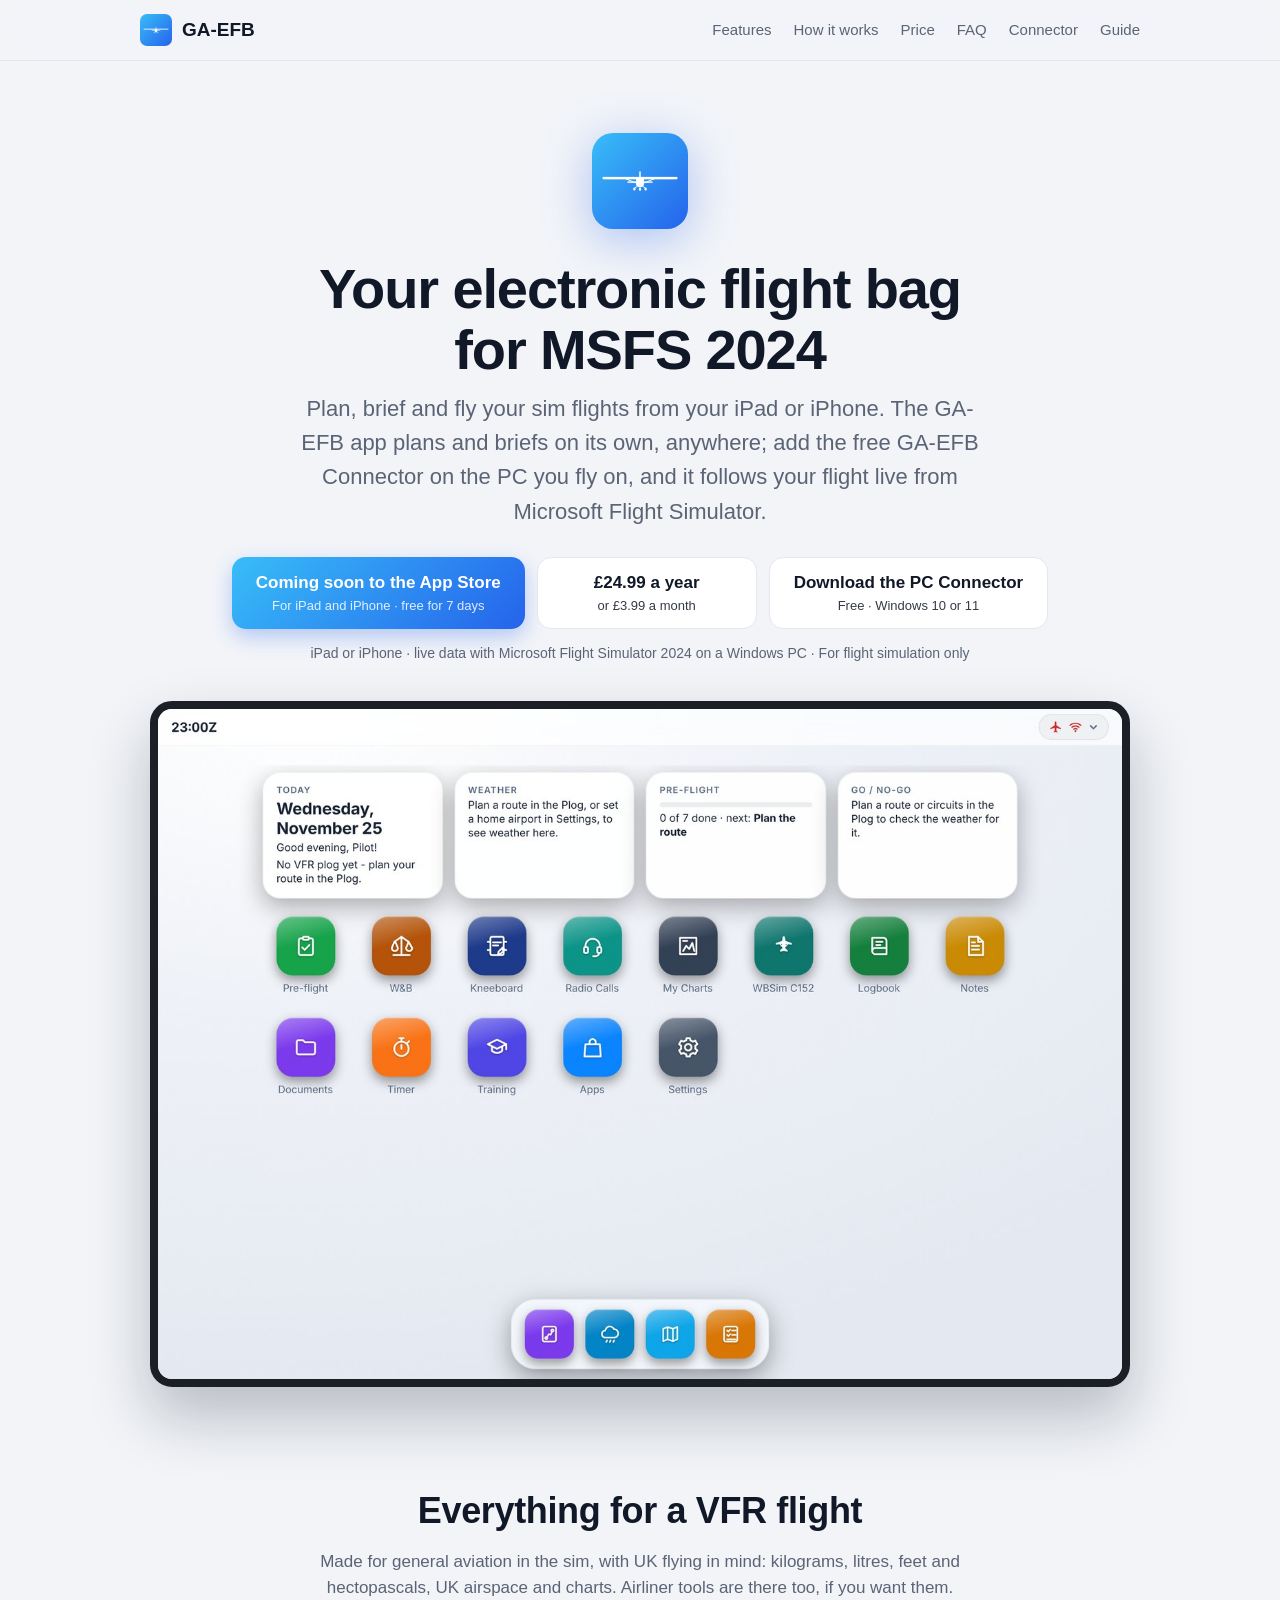
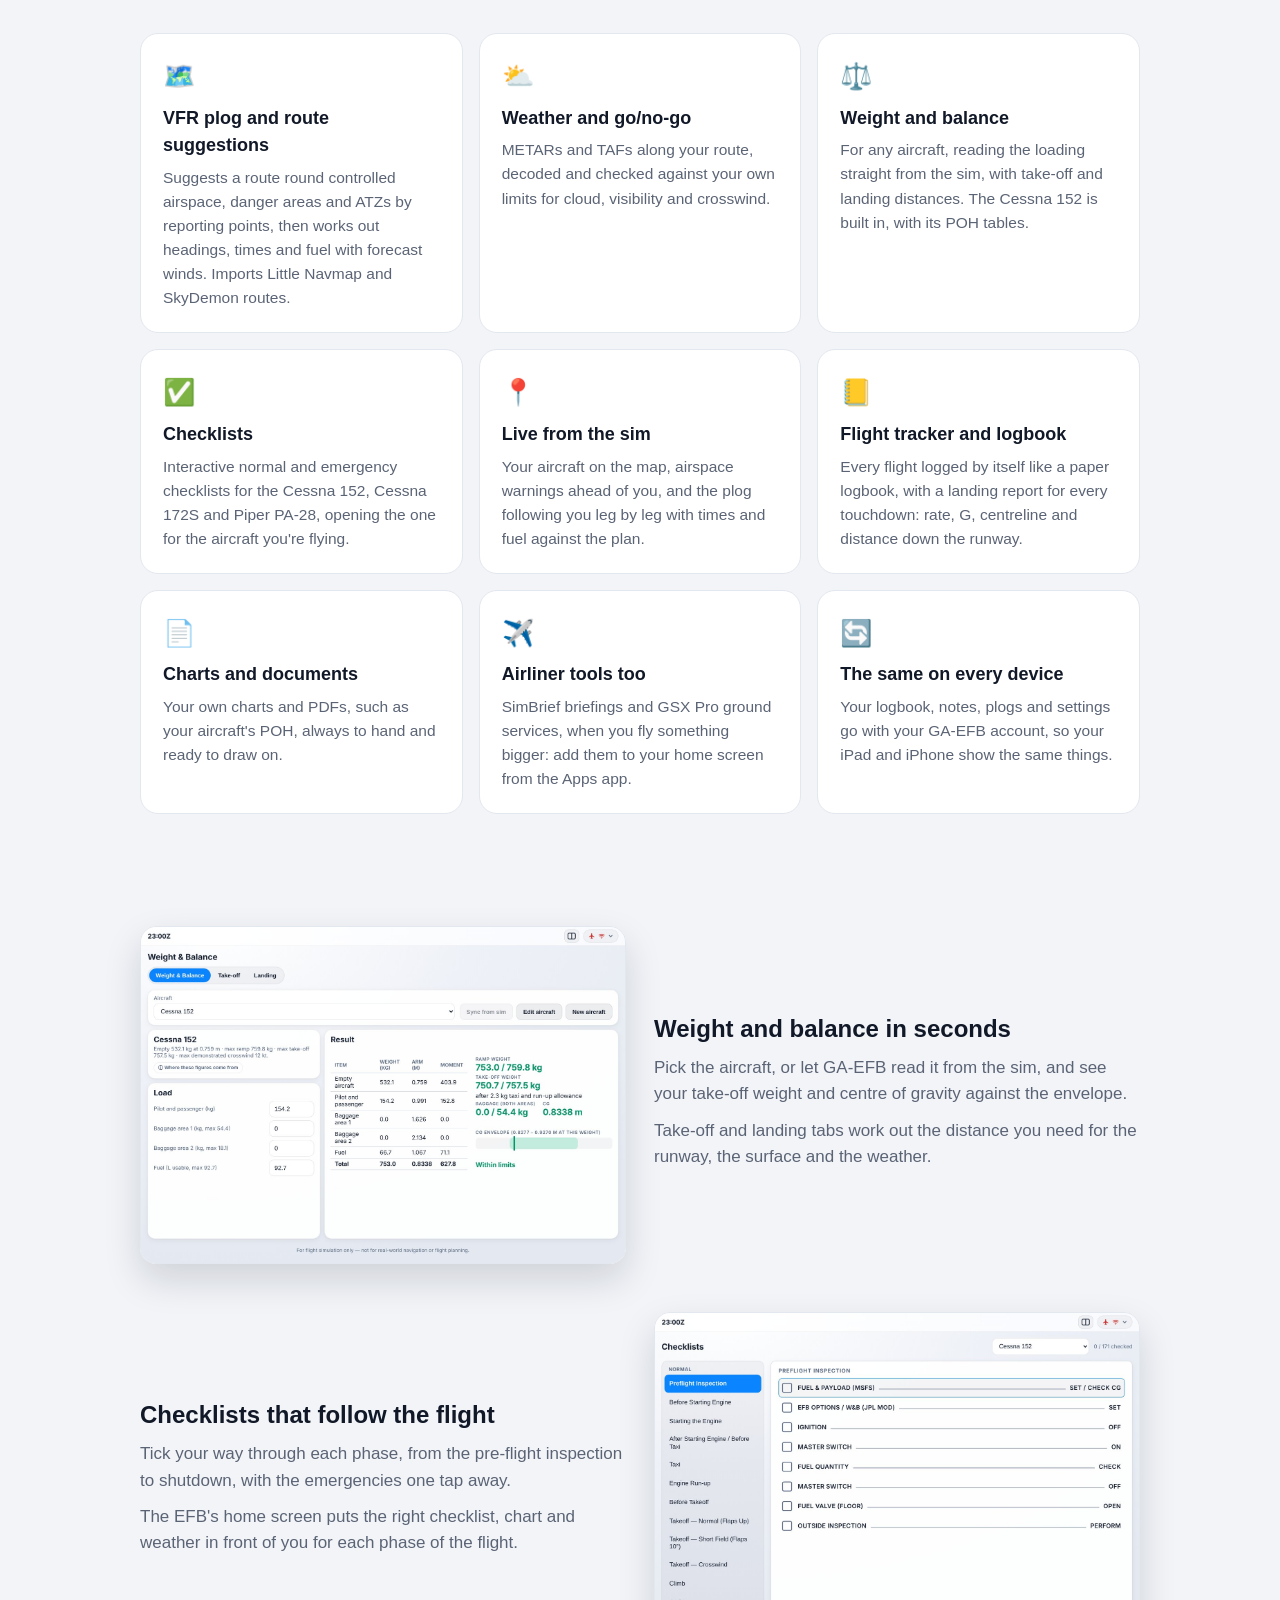
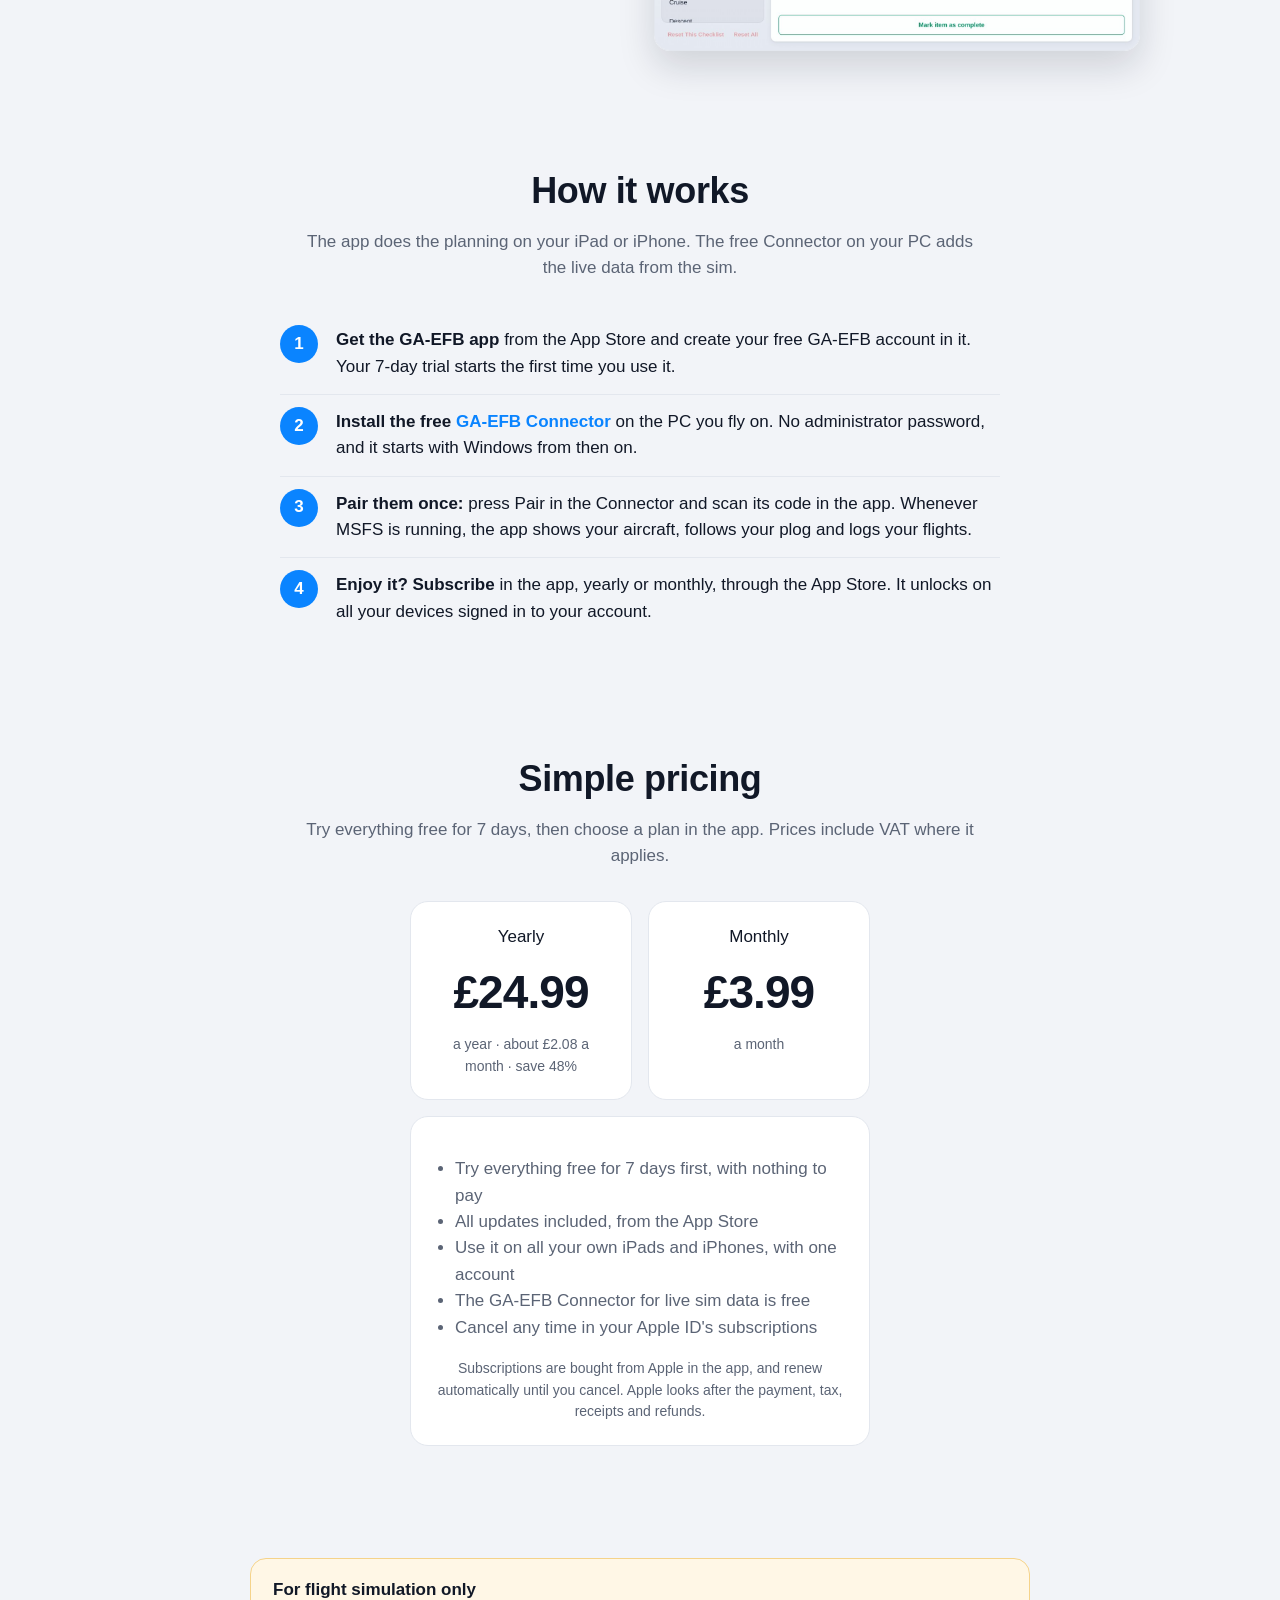
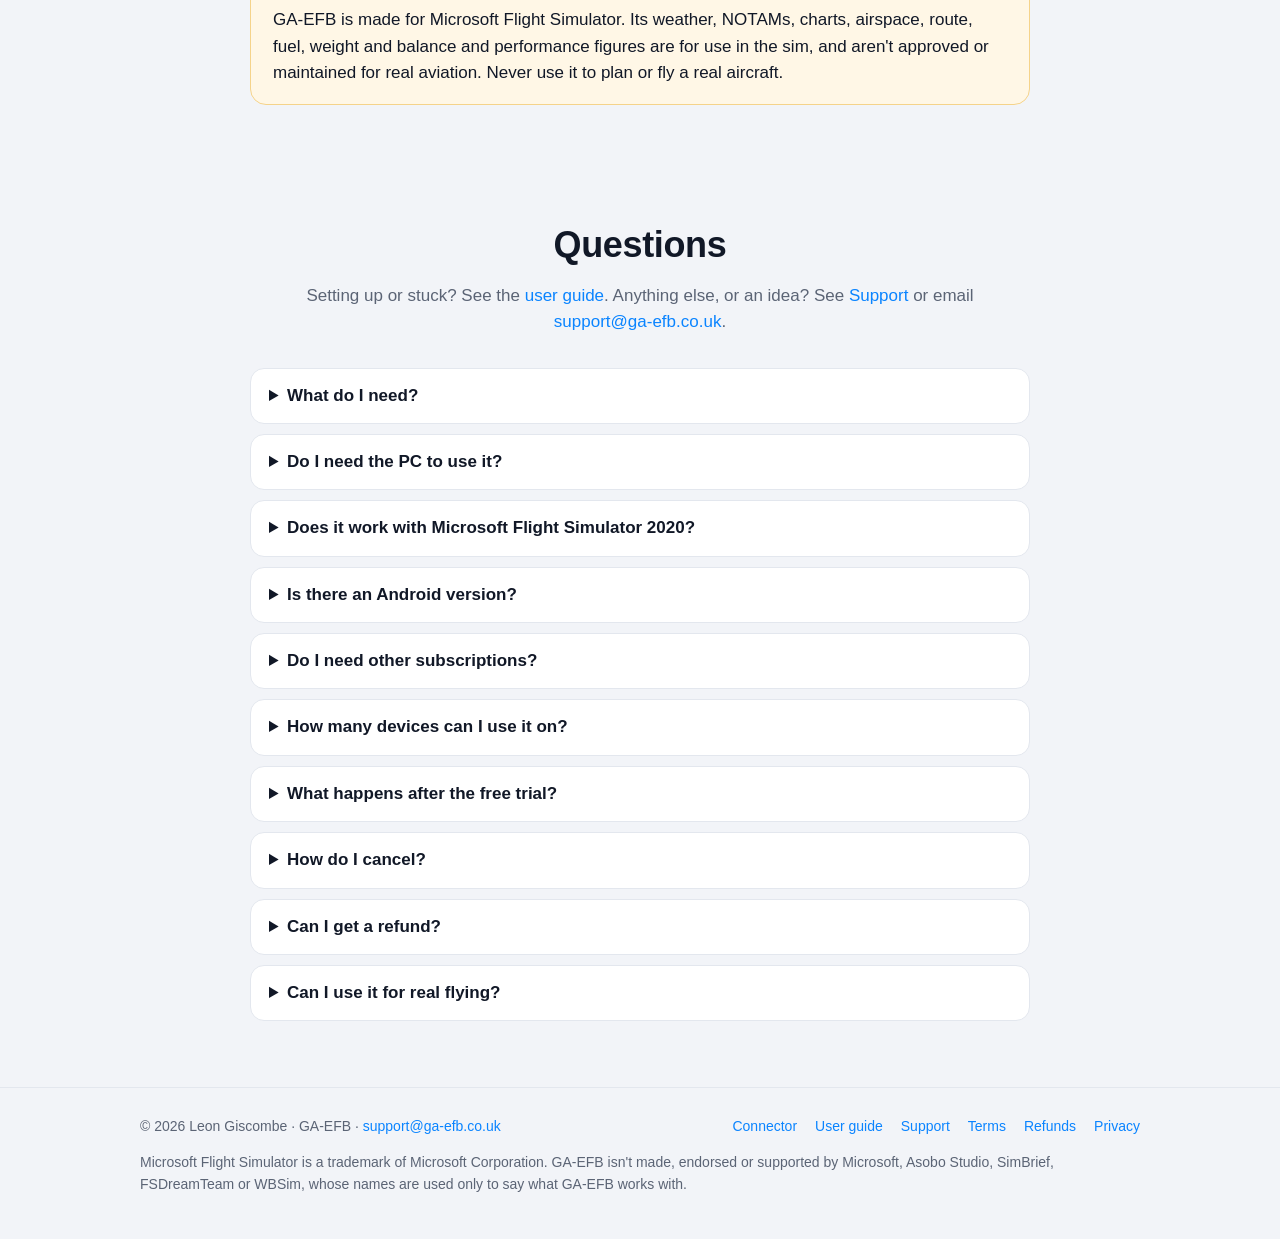
<file: index.html>
<!doctype html>
<html lang="en-GB">
<head>
  <meta charset="utf-8">
  <meta name="viewport" content="width=device-width, initial-scale=1">
  <title>GA-EFB – Electronic flight bag for Microsoft Flight Simulator 2024</title>
  <meta name="description" content="GA-EFB is an iPad-style electronic flight bag for Microsoft Flight Simulator 2024: VFR plog and route suggestions, weather go/no-go, weight and balance, checklists, flight tracking and logbook. An app for iPad and iPhone: try it free for 7 days, then £24.99 a year or £3.99 a month.">
  <meta property="og:title" content="GA-EFB – Electronic flight bag for MSFS 2024">
  <meta property="og:description" content="Plan, brief and fly your sim flights from your iPad or iPhone. Try it free for 7 days, then £24.99 a year or £3.99 a month.">
  <meta property="og:image" content="https://ga-efb.co.uk/images/product.png">
  <meta property="og:url" content="https://ga-efb.co.uk/">
  <meta name="twitter:card" content="summary_large_image">
  <link rel="icon" href="images/favicon-32.png" type="image/png" sizes="32x32">
  <link rel="apple-touch-icon" href="images/apple-touch-icon.png">
  <meta name="apple-itunes-app" content="app-id=6831366894">
  <link rel="stylesheet" href="style.css">
</head>
<body>
  <header class="top">
    <div class="wrap">
      <a class="brand" href="./"><img src="images/logo.svg" alt="">GA-EFB</a>
      <nav>
        <a href="#features" class="hide-small">Features</a>
        <a href="#how" class="hide-small">How it works</a>
        <a href="#price">Price</a>
        <a href="#faq" class="hide-small">FAQ</a>
        <a href="connector.html">Connector</a>
        <a href="guide.html">Guide</a>
      </nav>
    </div>
  </header>

  <main>
    <div class="wrap hero">
      <img class="logo" src="images/logo.svg" alt="GA-EFB">
      <h1>Your electronic flight bag<br>for MSFS&nbsp;2024</h1>
      <p class="lead">Plan, brief and fly your sim flights from your iPad or iPhone. The GA-EFB app plans and briefs on its own, anywhere; add the free GA-EFB Connector on the PC you fly on, and it follows your flight live from Microsoft Flight Simulator.</p>
      <div class="buttons">
        <span class="btn primary" data-app-store data-app-store-live="Download on the App Store&lt;small&gt;For iPad and iPhone · free for 7 days&lt;/small&gt;">Coming soon to the App Store<small>For iPad and iPhone · free for 7 days</small></span>
        <a class="btn secondary" href="#price">£24.99 a year<small>or £3.99 a month</small></a>
        <a class="btn secondary" href="connector.html">Download the PC Connector<small>Free · Windows 10 or 11</small></a>
      </div>
      <p class="fine">iPad or iPhone · live data with Microsoft Flight Simulator 2024 on a Windows PC · For flight simulation only</p>
      <div class="shot"><img src="images/home.jpg" alt="GA-EFB's home screen on an iPad: today's flight, weather and pre-flight widgets above the app icons" width="1400" height="973"></div>
    </div>

    <section id="features">
      <div class="wrap">
        <h2>Everything for a VFR flight</h2>
        <p class="sub">Made for general aviation in the sim, with UK flying in mind: kilograms, litres, feet and hectopascals, UK airspace and charts. Airliner tools are there too, if you want them.</p>
        <div class="grid">
          <div class="card"><div class="icon">🗺️</div><h3>VFR plog and route suggestions</h3><p>Suggests a route round controlled airspace, danger areas and ATZs by reporting points, then works out headings, times and fuel with forecast winds. Imports Little Navmap and SkyDemon routes.</p></div>
          <div class="card"><div class="icon">⛅</div><h3>Weather and go/no-go</h3><p>METARs and TAFs along your route, decoded and checked against your own limits for cloud, visibility and crosswind.</p></div>
          <div class="card"><div class="icon">⚖️</div><h3>Weight and balance</h3><p>For any aircraft, reading the loading straight from the sim, with take-off and landing distances. The Cessna 152 is built in, with its POH tables.</p></div>
          <div class="card"><div class="icon">✅</div><h3>Checklists</h3><p>Interactive normal and emergency checklists for the Cessna 152, Cessna 172S and Piper PA-28, opening the one for the aircraft you're flying.</p></div>
          <div class="card"><div class="icon">📍</div><h3>Live from the sim</h3><p>Your aircraft on the map, airspace warnings ahead of you, and the plog following you leg by leg with times and fuel against the plan.</p></div>
          <div class="card"><div class="icon">📒</div><h3>Flight tracker and logbook</h3><p>Every flight logged by itself like a paper logbook, with a landing report for every touchdown: rate, G, centreline and distance down the runway.</p></div>
          <div class="card"><div class="icon">📄</div><h3>Charts and documents</h3><p>Your own charts and PDFs, such as your aircraft's POH, always to hand and ready to draw on.</p></div>
          <div class="card"><div class="icon">✈️</div><h3>Airliner tools too</h3><p>SimBrief briefings and GSX Pro ground services, when you fly something bigger: add them to your home screen from the Apps app.</p></div>
          <div class="card"><div class="icon">🔄</div><h3>The same on every device</h3><p>Your logbook, notes, plogs and settings go with your GA-EFB account, so your iPad and iPhone show the same things.</p></div>
        </div>
      </div>
    </section>

    <section>
      <div class="wrap">
        <div class="pair">
          <img src="images/wb.jpg" alt="Weight and balance for a Cessna 152 in GA-EFB" width="1400" height="973" loading="lazy">
          <div>
            <h3>Weight and balance in seconds</h3>
            <p>Pick the aircraft, or let GA-EFB read it from the sim, and see your take-off weight and centre of gravity against the envelope.</p>
            <p>Take-off and landing tabs work out the distance you need for the runway, the surface and the weather.</p>
          </div>
        </div>
        <div class="pair flip">
          <div>
            <h3>Checklists that follow the flight</h3>
            <p>Tick your way through each phase, from the pre-flight inspection to shutdown, with the emergencies one tap away.</p>
            <p>The EFB's home screen puts the right checklist, chart and weather in front of you for each phase of the flight.</p>
          </div>
          <img src="images/checklists.jpg" alt="Cessna 152 checklists in GA-EFB" width="1400" height="973" loading="lazy">
        </div>
      </div>
    </section>

    <section id="how">
      <div class="wrap">
        <h2>How it works</h2>
        <p class="sub">The app does the planning on your iPad or iPhone. The free Connector on your PC adds the live data from the sim.</p>
        <ol class="steps">
          <li><strong>Get the GA-EFB app</strong> from <span data-app-store>the App Store</span> and create your free GA-EFB account in it. Your 7-day trial starts the first time you use it.</li>
          <li><strong>Install the free <a href="connector.html">GA-EFB Connector</a></strong> on the PC you fly on. No administrator password, and it starts with Windows from then on.</li>
          <li><strong>Pair them once:</strong> press Pair in the Connector and scan its code in the app. Whenever MSFS is running, the app shows your aircraft, follows your plog and logs your flights.</li>
          <li><strong>Enjoy it? Subscribe</strong> in the app, yearly or monthly, through the App Store. It unlocks on all your devices signed in to your account.</li>
        </ol>
      </div>
    </section>

    <section id="price">
      <div class="wrap">
        <h2>Simple pricing</h2>
        <p class="sub">Try everything free for 7 days, then choose a plan in the app. Prices include VAT where it applies.</p>
        <div class="plans">
          <div class="card price">
            <div>Yearly</div>
            <div class="amount">£24.99</div>
            <div class="fine" style="margin-top:0">a year · about £2.08 a month · save 48%</div>
          </div>
          <div class="card price">
            <div>Monthly</div>
            <div class="amount">£3.99</div>
            <div class="fine" style="margin-top:0">a month</div>
          </div>
        </div>
        <div class="card price">
          <ul>
            <li>Try everything free for 7 days first, with nothing to pay</li>
            <li>All updates included, from the App Store</li>
            <li>Use it on all your own iPads and iPhones, with one account</li>
            <li>The GA-EFB Connector for live sim data is free</li>
            <li>Cancel any time in your Apple ID's subscriptions</li>
          </ul>
          <p class="fine">Subscriptions are bought from Apple in the app, and renew automatically until you cancel. Apple looks after the payment, tax, receipts and refunds.</p>
        </div>
      </div>
    </section>

    <section>
      <div class="wrap">
        <div class="sim-only">
          <strong>For flight simulation only</strong>
          GA-EFB is made for Microsoft Flight Simulator. Its weather, NOTAMs, charts, airspace, route, fuel, weight and balance and performance figures are for use in the sim, and aren't approved or maintained for real aviation. Never use it to plan or fly a real aircraft.
        </div>
      </div>
    </section>

    <section id="faq">
      <div class="wrap">
        <h2>Questions</h2>
        <p class="sub">Setting up or stuck? See the <a href="guide.html">user guide</a>. Anything else, or an idea? See <a href="support.html">Support</a> or email <a href="mailto:support@ga-efb.co.uk">support@ga-efb.co.uk</a>.</p>
        <details><summary>What do I need?</summary><p>An iPad or iPhone and an email address for your free GA-EFB account. For the live data from the sim, a Windows 10 or 11 PC (64-bit) with Microsoft Flight Simulator 2024 running the free GA-EFB Connector, on the same Wi-Fi as your iPad or iPhone.</p></details>
        <details><summary>Do I need the PC to use it?</summary><p>No. Planning, weather, NOTAMs, weight and balance, checklists, charts and your logbook all work on the iPad or iPhone by itself. The Connector adds what comes from the sim: your aircraft on the map, the plog and kneeboard following you, the flight tracker and landing reports.</p></details>
        <details><summary>Does it work with Microsoft Flight Simulator 2020?</summary><p>GA-EFB is made and tested for MSFS 2024. Much of it doesn't need the sim at all, but the live features are only supported with MSFS 2024.</p></details>
        <details><summary>Is there an Android version?</summary><p>Not yet: GA-EFB is an app for iPad and iPhone.</p></details>
        <details><summary>Do I need other subscriptions?</summary><p>No. The optional airliner flight plans use SimBrief, with its own free account.</p></details>
        <details><summary>How many devices can I use it on?</summary><p>All of your own iPads and iPhones. Your subscription is tied to your GA-EFB account, so sign in to it on each device.</p></details>
        <details><summary>What happens after the free trial?</summary><p>After 7 days GA-EFB asks you to subscribe, yearly or monthly, in the app. Your logbook, plogs and settings from the trial are all kept.</p></details>
        <details><summary>How do I cancel?</summary><p>In your Apple ID's subscriptions (Settings → your name → Subscriptions on the iPad or iPhone), or from GA-EFB's Settings → Subscription → Manage Subscription. GA-EFB carries on until the end of the period you've paid for.</p></details>
        <details><summary>Can I get a refund?</summary><p>Subscriptions are sold by Apple, so refunds are Apple's: see the <a href="refunds.html">refund policy</a>.</p></details>
        <details><summary>Can I use it for real flying?</summary><p>No. GA-EFB is for flight simulation only. Nothing in it is approved or kept up to date for real aviation.</p></details>
      </div>
    </section>
  </main>

  <footer>
    <div class="wrap">
      <span>© 2026 Leon Giscombe · GA-EFB · <a href="mailto:support@ga-efb.co.uk">support@ga-efb.co.uk</a></span>
      <nav>
        <a href="connector.html">Connector</a>
        <a href="guide.html">User guide</a>
        <a href="support.html">Support</a>
        <a href="terms.html">Terms</a>
        <a href="refunds.html">Refunds</a>
        <a href="privacy.html">Privacy</a>
      </nav>
    </div>
    <div class="wrap"><span class="fine">Microsoft Flight Simulator is a trademark of Microsoft Corporation. GA-EFB isn't made, endorsed or supported by Microsoft, Asobo Studio, SimBrief, FSDreamTeam or WBSim, whose names are used only to say what GA-EFB works with.</span></div>
  </footer>

  <script src="app-store.js" defer></script>
</body>
</html>
</file>
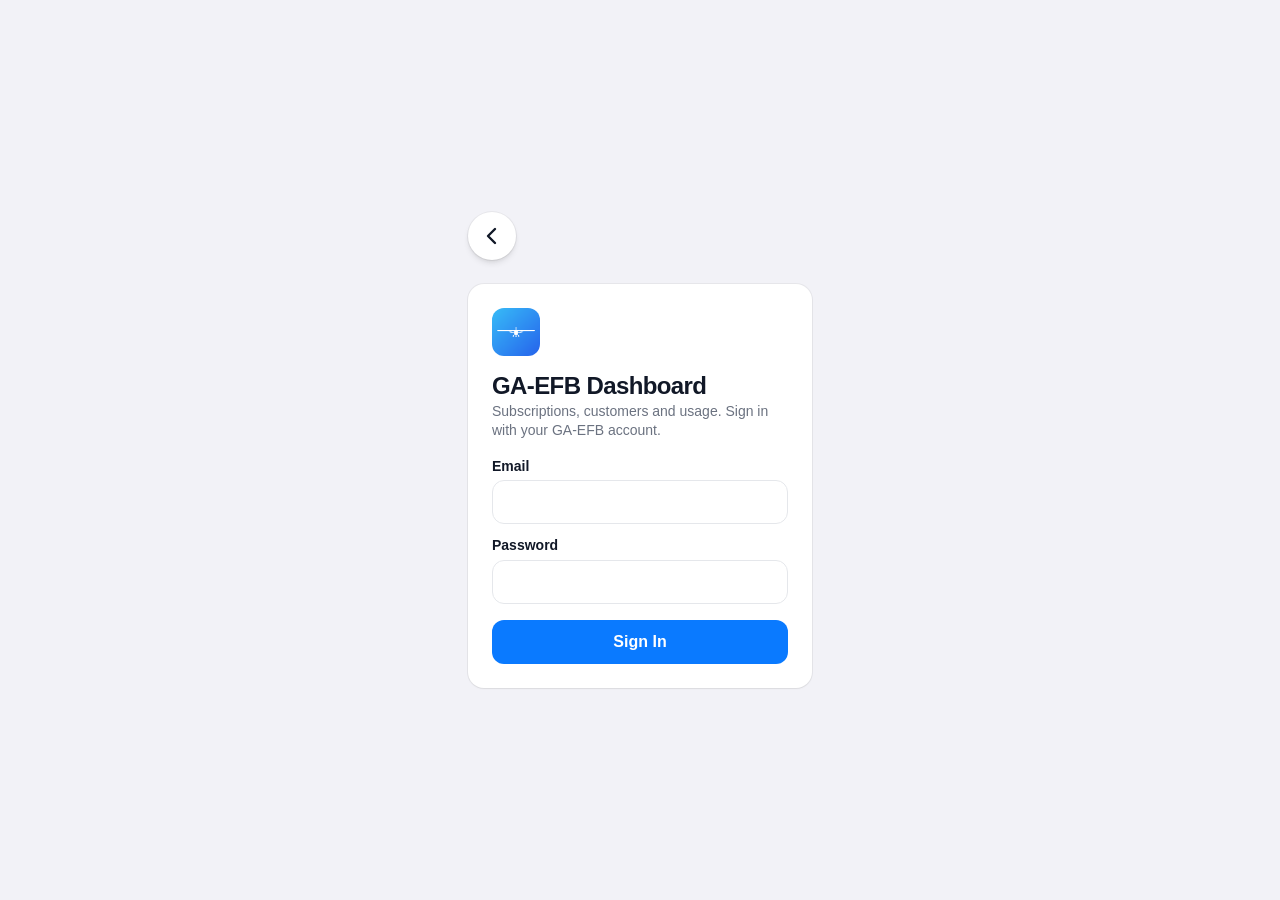
<file: dashboard/index.html>
<!doctype html>
<html lang="en-GB">
<head>
  <meta charset="utf-8">
  <meta name="viewport" content="width=device-width, initial-scale=1, viewport-fit=cover">
  <meta name="robots" content="noindex, nofollow">
  <title>GA-EFB Dashboard</title>
  <meta name="apple-mobile-web-app-capable" content="yes">
  <meta name="mobile-web-app-capable" content="yes">
  <meta name="apple-mobile-web-app-title" content="Dashboard">
  <meta name="apple-mobile-web-app-status-bar-style" content="default">
  <meta name="theme-color" content="#f2f2f7" media="(prefers-color-scheme: light)">
  <meta name="theme-color" content="#000000" media="(prefers-color-scheme: dark)">
  <link rel="apple-touch-icon" href="icon-180.png">
  <link rel="icon" href="icon-180.png" type="image/png">
  <link rel="manifest" href="manifest.webmanifest">
  <link rel="stylesheet" href="dashboard.css">
</head>
<body>
  <!-- GA-EFB's owner dashboard: subscriptions, customers, licence keys and usage, laid out like
       the Junior Club Hub's Platform Admin. Only the owner's
       account gets any answers from the account service; anyone else just sees "not the owner". -->
  <main id="app" aria-live="polite">
    <p class="loading">Loading…</p>
  </main>

  <template id="signin">
    <div class="center">
      <a class="round" href="../" aria-label="Back to the GA-EFB website" title="GA-EFB website">
        <svg class="i big" viewBox="0 0 24 24" fill="none" stroke="currentColor" stroke-width="2.4" stroke-linecap="round" stroke-linejoin="round" aria-hidden="true"><path d="M15 5l-7 7 7 7"/></svg>
      </a>
      <form class="card">
        <img class="app-icon" src="icon-180.png" alt="" width="48" height="48">
        <h1>GA-EFB Dashboard</h1>
        <p class="lede">Subscriptions, customers and usage. Sign in with your GA-EFB account.</p>
        <div class="form" style="padding:12px 0 0">
          <label for="signin-email">Email</label>
          <input class="field" id="signin-email" name="email" type="email" autocomplete="username" autocapitalize="off" required>
          <label for="signin-password">Password</label>
          <input class="field" id="signin-password" name="password" type="password" autocomplete="current-password" required>
        </div>
        <p class="error" hidden></p>
        <button class="primary" type="submit">Sign In</button>
      </form>
    </div>
  </template>

  <script src="dashboard.js"></script>
</body>
</html>
</file>
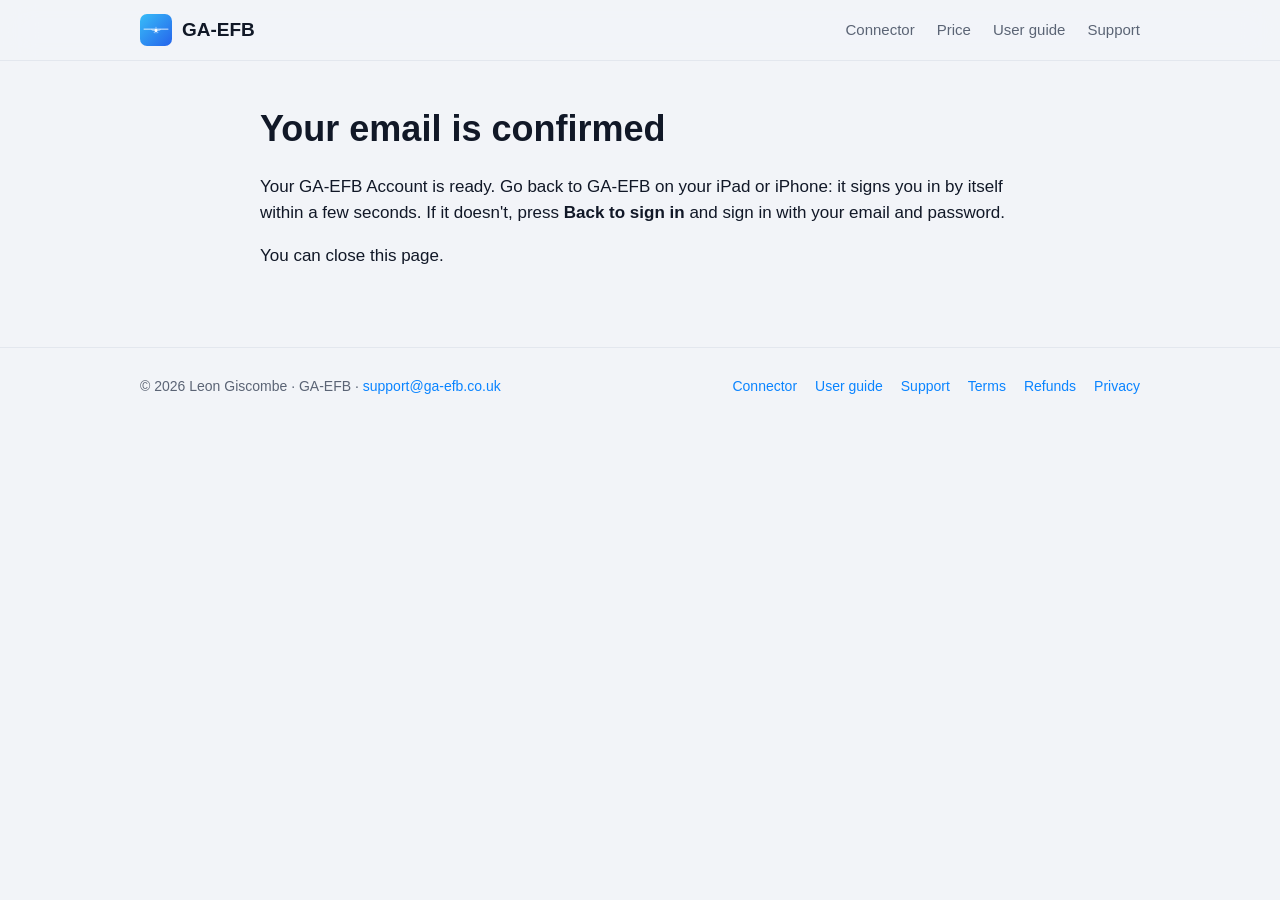
<file: confirmed.html>
<!doctype html>
<html lang="en-GB">
<head>
  <meta charset="utf-8">
  <meta name="viewport" content="width=device-width, initial-scale=1">
  <meta name="robots" content="noindex">
  <title>Email Confirmed – GA-EFB</title>
  <meta name="description" content="Your GA-EFB Account's email address is confirmed.">
  <link rel="icon" href="images/favicon-32.png" type="image/png" sizes="32x32">
  <link rel="apple-touch-icon" href="images/apple-touch-icon.png">
  <link rel="stylesheet" href="style.css">
</head>
<body>
  <header class="top">
    <div class="wrap">
      <a class="brand" href="./"><img src="images/logo.svg" alt="">GA-EFB</a>
      <nav><a href="connector.html">Connector</a><a href="./#price">Price</a><a href="guide.html">User guide</a><a href="support.html">Support</a></nav>
    </div>
  </header>

  <main class="wrap">
    <article class="doc guide">
      <!-- The account service's email links come here (its Site URL). The sign-in it adds after
           "#" is never used or kept: it's wiped from the address straight away. -->
      <div id="done">
        <h1>Your email is confirmed</h1>
        <p>Your GA-EFB Account is ready. Go back to GA-EFB on your iPad or iPhone: it signs you in by itself within a few seconds. If it doesn't, press <strong>Back to sign in</strong> and sign in with your email and password.</p>
        <p>You can close this page.</p>
      </div>
      <div id="recovery" hidden>
        <h1>Reset your password</h1>
        <p>That link is out of date. Open GA-EFB, choose <strong>Forgotten your password?</strong>, and use the <strong>Choose a new password</strong> button in the new email.</p>
        <p>You can close this page.</p>
      </div>
      <div id="failed" hidden>
        <h1>That link has expired</h1>
        <p>Email links work once, and only for a limited time. In GA-EFB, press <strong>Email me again</strong> for a new one, or simply sign in: if your email is already confirmed, that works.</p>
        <p>Still stuck? Email <a href="mailto:support@ga-efb.co.uk?subject=GA-EFB%20account">support@ga-efb.co.uk</a>.</p>
      </div>
    </article>
  </main>

  <footer>
    <div class="wrap">
      <span>© 2026 Leon Giscombe · GA-EFB · <a href="mailto:support@ga-efb.co.uk">support@ga-efb.co.uk</a></span>
      <nav><a href="connector.html">Connector</a><a href="guide.html">User guide</a><a href="support.html">Support</a><a href="terms.html">Terms</a><a href="refunds.html">Refunds</a><a href="privacy.html">Privacy</a></nav>
    </div>
  </footer>
  <script>
    (function () {
      var h = new URLSearchParams((location.hash || "").replace(/^#/, "") + "&" + location.search.replace(/^\?/, ""));
      // Never leave a sign-in in the address bar or the browser's history.
      if (location.hash || location.search) history.replaceState(null, "", location.pathname);
      var show = h.get("error") || h.get("error_code") ? "failed" : h.get("type") === "recovery" ? "recovery" : "done";
      ["done", "recovery", "failed"].forEach(function (id) { document.getElementById(id).hidden = id !== show; });
    })();
  </script>
</body>
</html>
</file>
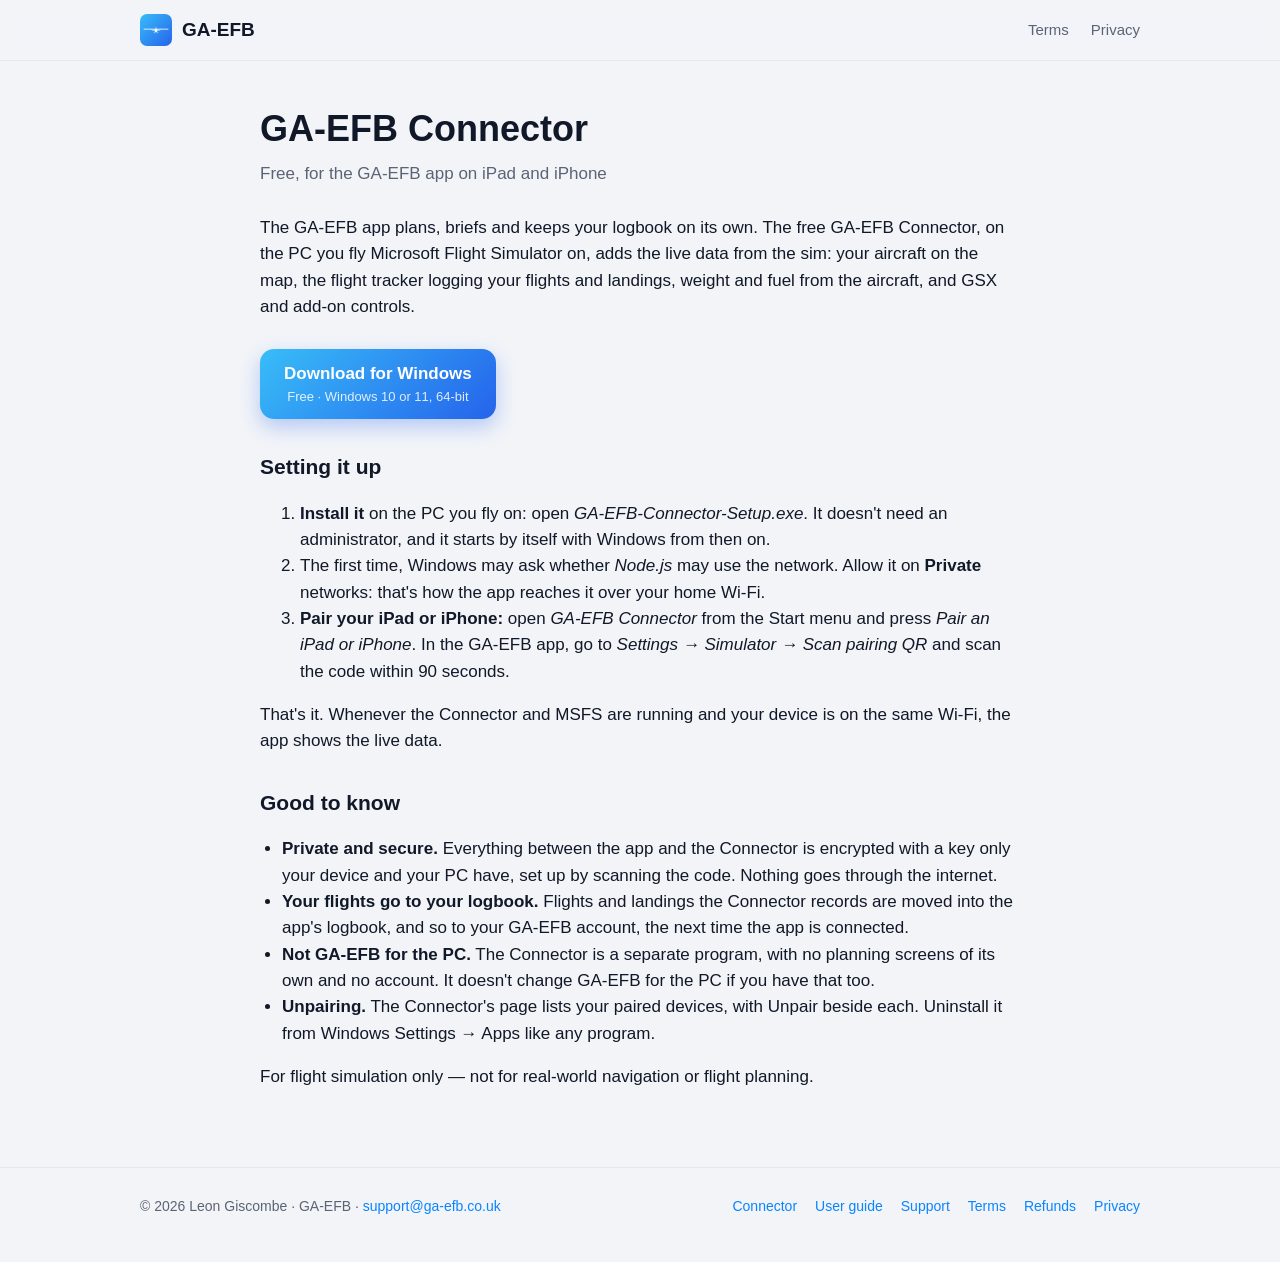
<file: connector.html>
<!doctype html>
<html lang="en-GB">
<head>
  <meta charset="utf-8">
  <meta name="viewport" content="width=device-width, initial-scale=1">
  <title>GA-EFB Connector – GA-EFB</title>
  <meta name="description" content="The free GA-EFB Connector: gives the GA-EFB app on iPad and iPhone the live data from Microsoft Flight Simulator.">
  <link rel="icon" href="images/favicon-32.png" type="image/png" sizes="32x32">
  <link rel="apple-touch-icon" href="images/apple-touch-icon.png">
  <link rel="stylesheet" href="style.css">
</head>
<body>
  <header class="top">
    <div class="wrap">
      <a class="brand" href="./"><img src="images/logo.svg" alt="">GA-EFB</a>
      <nav><a href="terms.html">Terms</a><a href="privacy.html">Privacy</a></nav>
    </div>
  </header>

  <main class="wrap">
    <article class="doc">
      <h1>GA-EFB Connector</h1>
      <p class="updated">Free, for the GA-EFB app on iPad and iPhone</p>

      <p>The GA-EFB app plans, briefs and keeps your logbook on its own. The free GA-EFB Connector, on the PC you fly Microsoft Flight Simulator on, adds the live data from the sim: your aircraft on the map, the flight tracker logging your flights and landings, weight and fuel from the aircraft, and GSX and add-on controls.</p>

      <p style="margin: 28px 0">
        <a class="btn primary" id="download" href="https://github.com/leontgiscombe/ga-efb-releases/releases">Download for Windows<small id="download-note">Free · Windows 10 or 11, 64-bit</small></a>
      </p>

      <h2>Setting it up</h2>
      <ol>
        <li><strong>Install it</strong> on the PC you fly on: open <em>GA-EFB-Connector-Setup.exe</em>. It doesn't need an administrator, and it starts by itself with Windows from then on.</li>
        <li>The first time, Windows may ask whether <em>Node.js</em> may use the network. Allow it on <strong>Private</strong> networks: that's how the app reaches it over your home Wi-Fi.</li>
        <li><strong>Pair your iPad or iPhone:</strong> open <em>GA-EFB Connector</em> from the Start menu and press <em>Pair an iPad or iPhone</em>. In the GA-EFB app, go to <em>Settings → Simulator → Scan pairing QR</em> and scan the code within 90 seconds.</li>
      </ol>
      <p>That's it. Whenever the Connector and MSFS are running and your device is on the same Wi-Fi, the app shows the live data.</p>

      <h2>Good to know</h2>
      <ul>
        <li><strong>Private and secure.</strong> Everything between the app and the Connector is encrypted with a key only your device and your PC have, set up by scanning the code. Nothing goes through the internet.</li>
        <li><strong>Your flights go to your logbook.</strong> Flights and landings the Connector records are moved into the app's logbook, and so to your GA-EFB account, the next time the app is connected.</li>
        <li><strong>Not GA-EFB for the PC.</strong> The Connector is a separate program, with no planning screens of its own and no account. It doesn't change GA-EFB for the PC if you have that too.</li>
        <li><strong>Unpairing.</strong> The Connector's page lists your paired devices, with Unpair beside each. Uninstall it from Windows Settings → Apps like any program.</li>
      </ul>
      <p>For flight simulation only — not for real-world navigation or flight planning.</p>
    </article>
  </main>

  <footer>
    <div class="wrap">
      <span>© 2026 Leon Giscombe · GA-EFB · <a href="mailto:support@ga-efb.co.uk">support@ga-efb.co.uk</a></span>
      <nav><a href="connector.html">Connector</a><a href="guide.html">User guide</a><a href="support.html">Support</a><a href="terms.html">Terms</a><a href="refunds.html">Refunds</a><a href="privacy.html">Privacy</a></nav>
    </div>
  </footer>
  <script>
    // The newest Connector on the releases page (its releases are "connector-v<version>"; the
    // page's "latest" release is GA-EFB for the PC's). Without it, the button opens the releases page.
    fetch("https://api.github.com/repos/leontgiscombe/ga-efb-releases/releases?per_page=50")
      .then((res) => (res.ok ? res.json() : []))
      .then((releases) => {
        const release = releases.find((r) => !r.draft && !r.prerelease && /^connector-v/.test(r.tag_name));
        const setup = release && release.assets.find((a) => a.name === "GA-EFB-Connector-Setup.exe");
        if (!setup) return;
        document.getElementById("download").href = setup.browser_download_url;
        document.getElementById("download-note").textContent = "Free · version " + release.tag_name.replace("connector-v", "") + " · Windows 10 or 11, 64-bit";
      })
      .catch(() => undefined);
  </script>
</body>
</html>
</file>
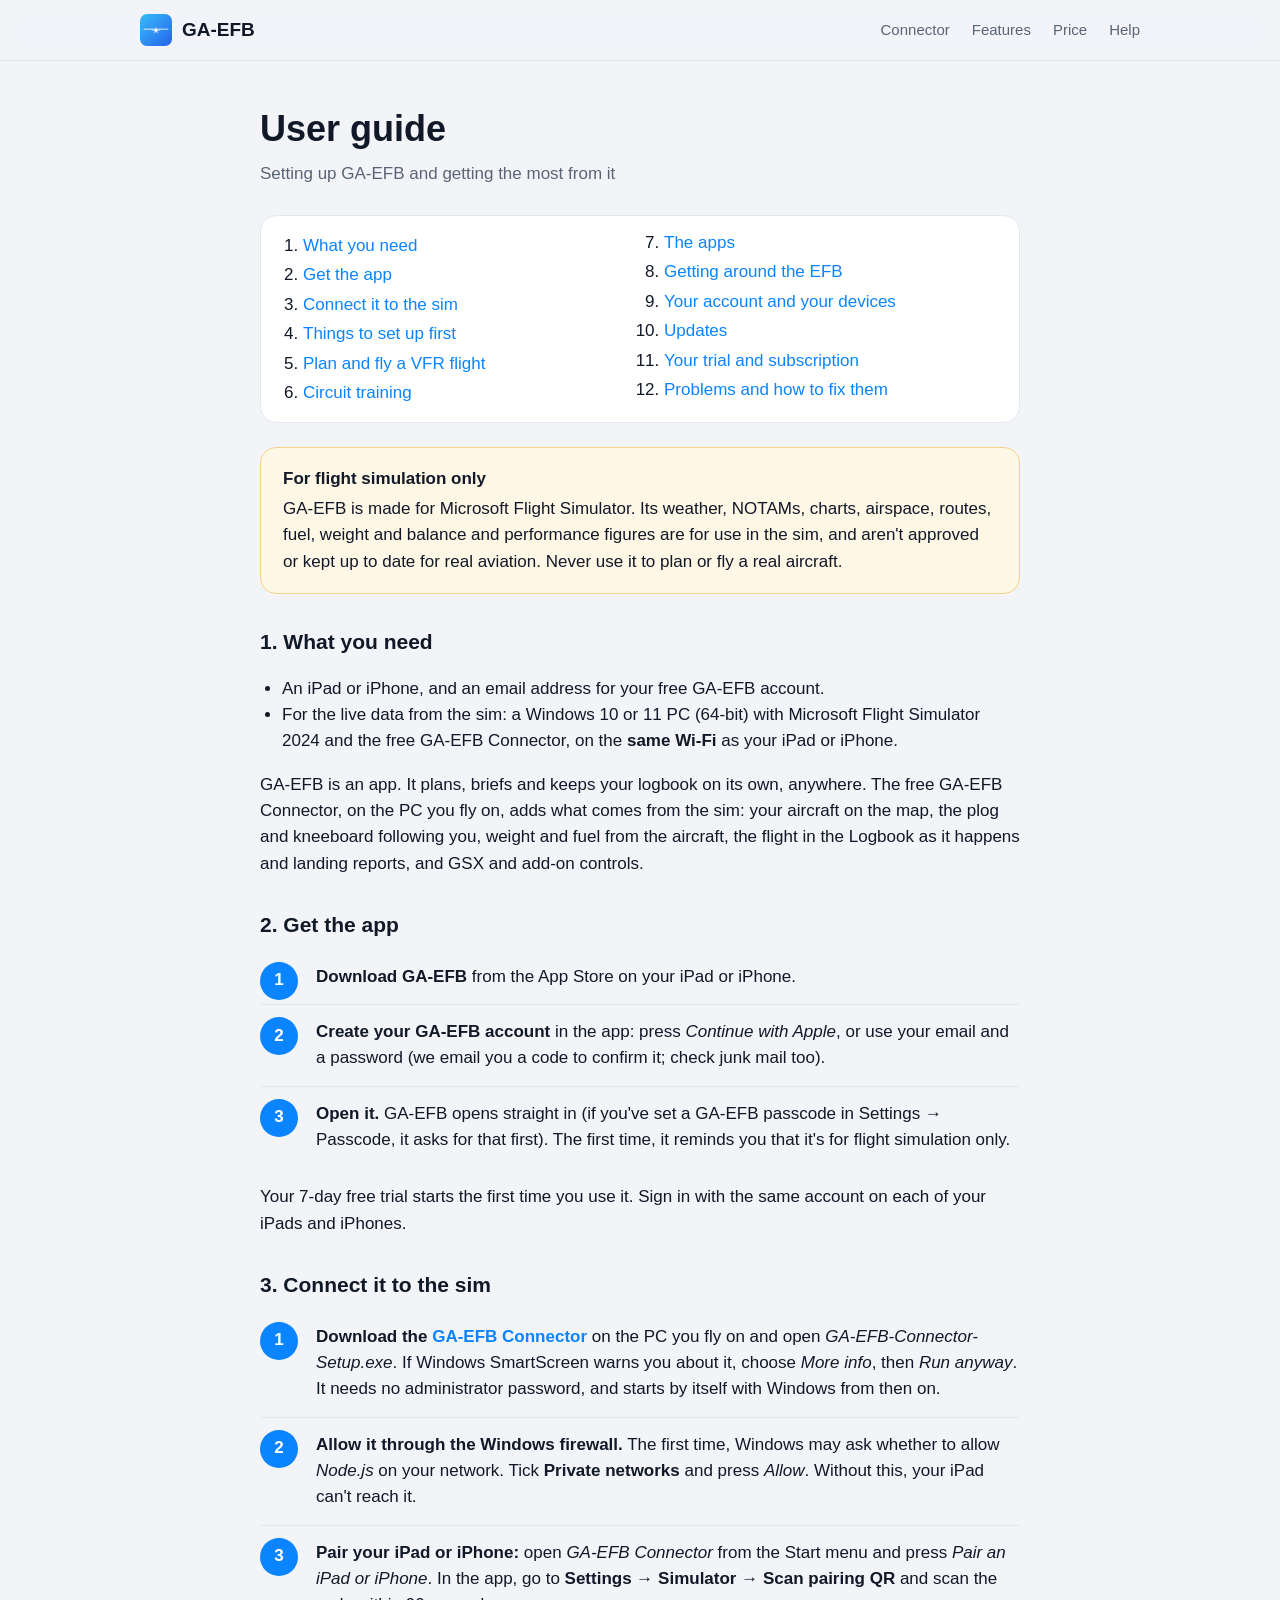
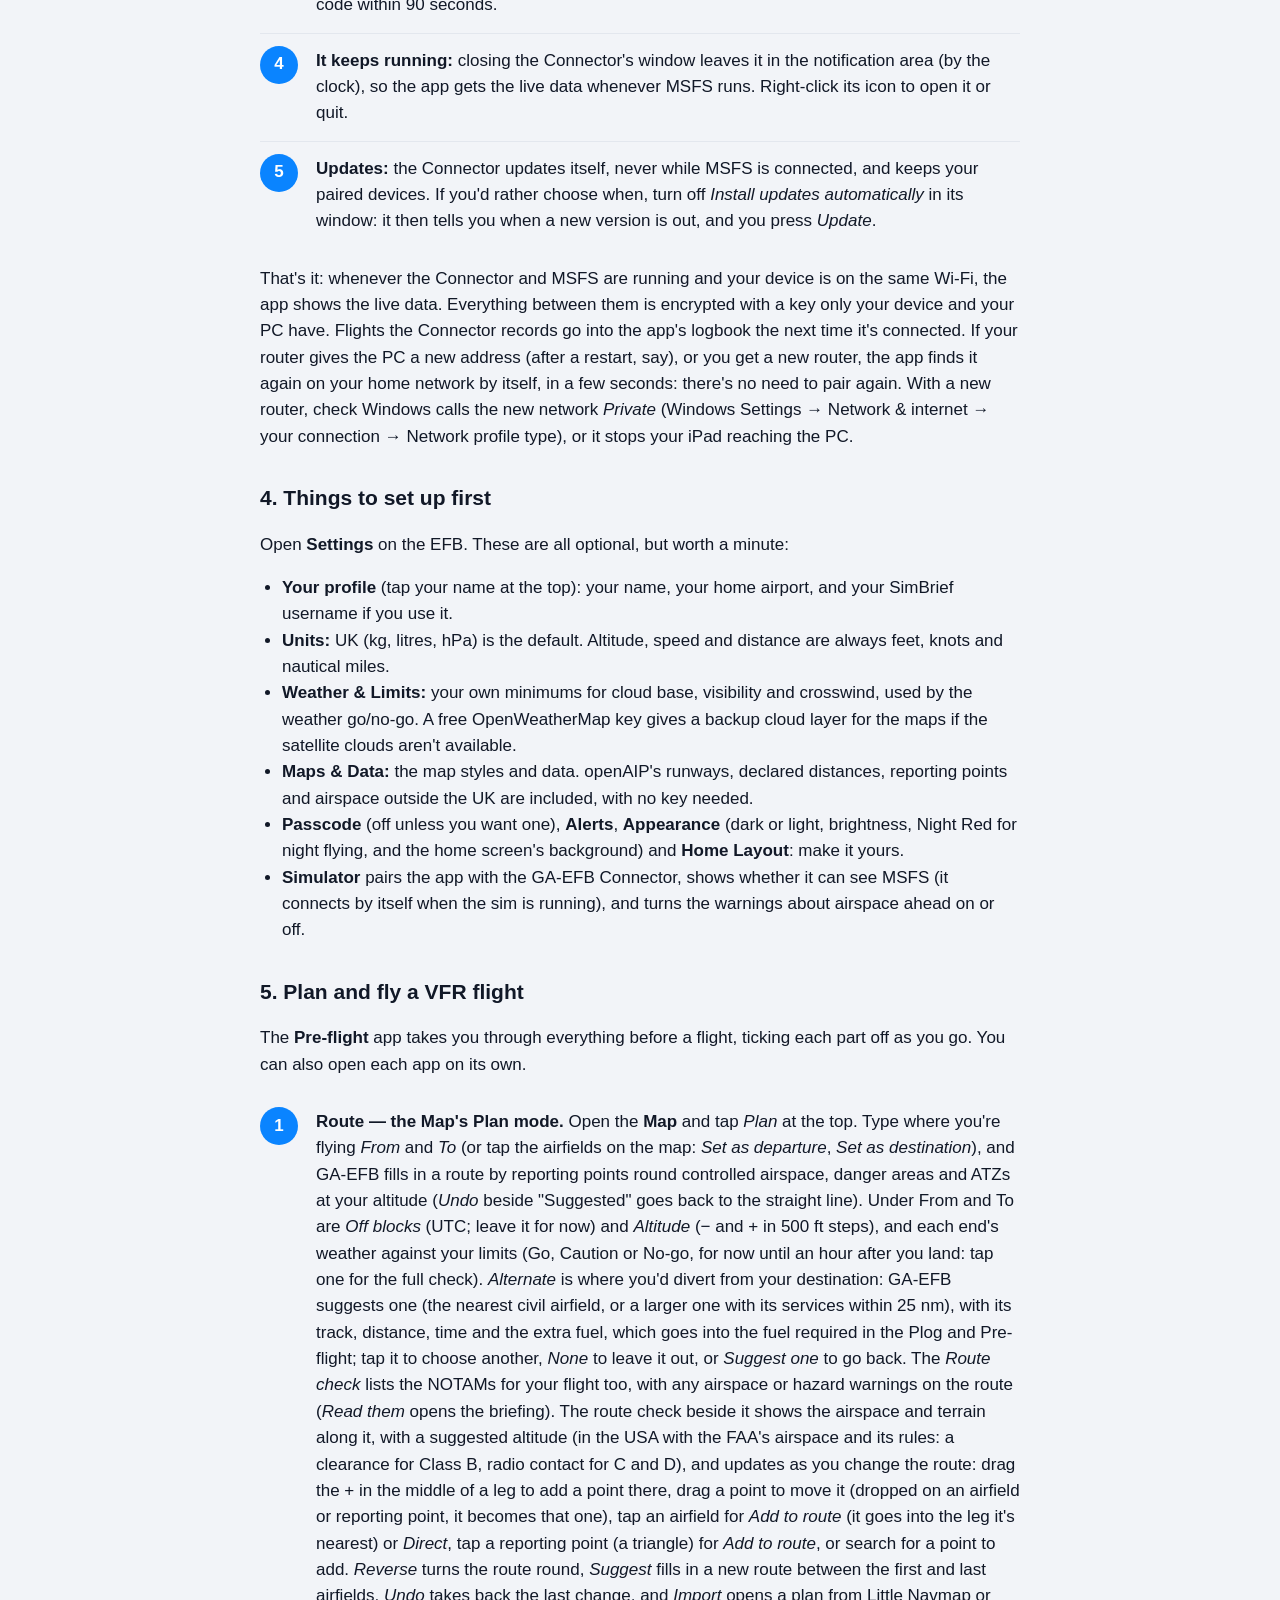
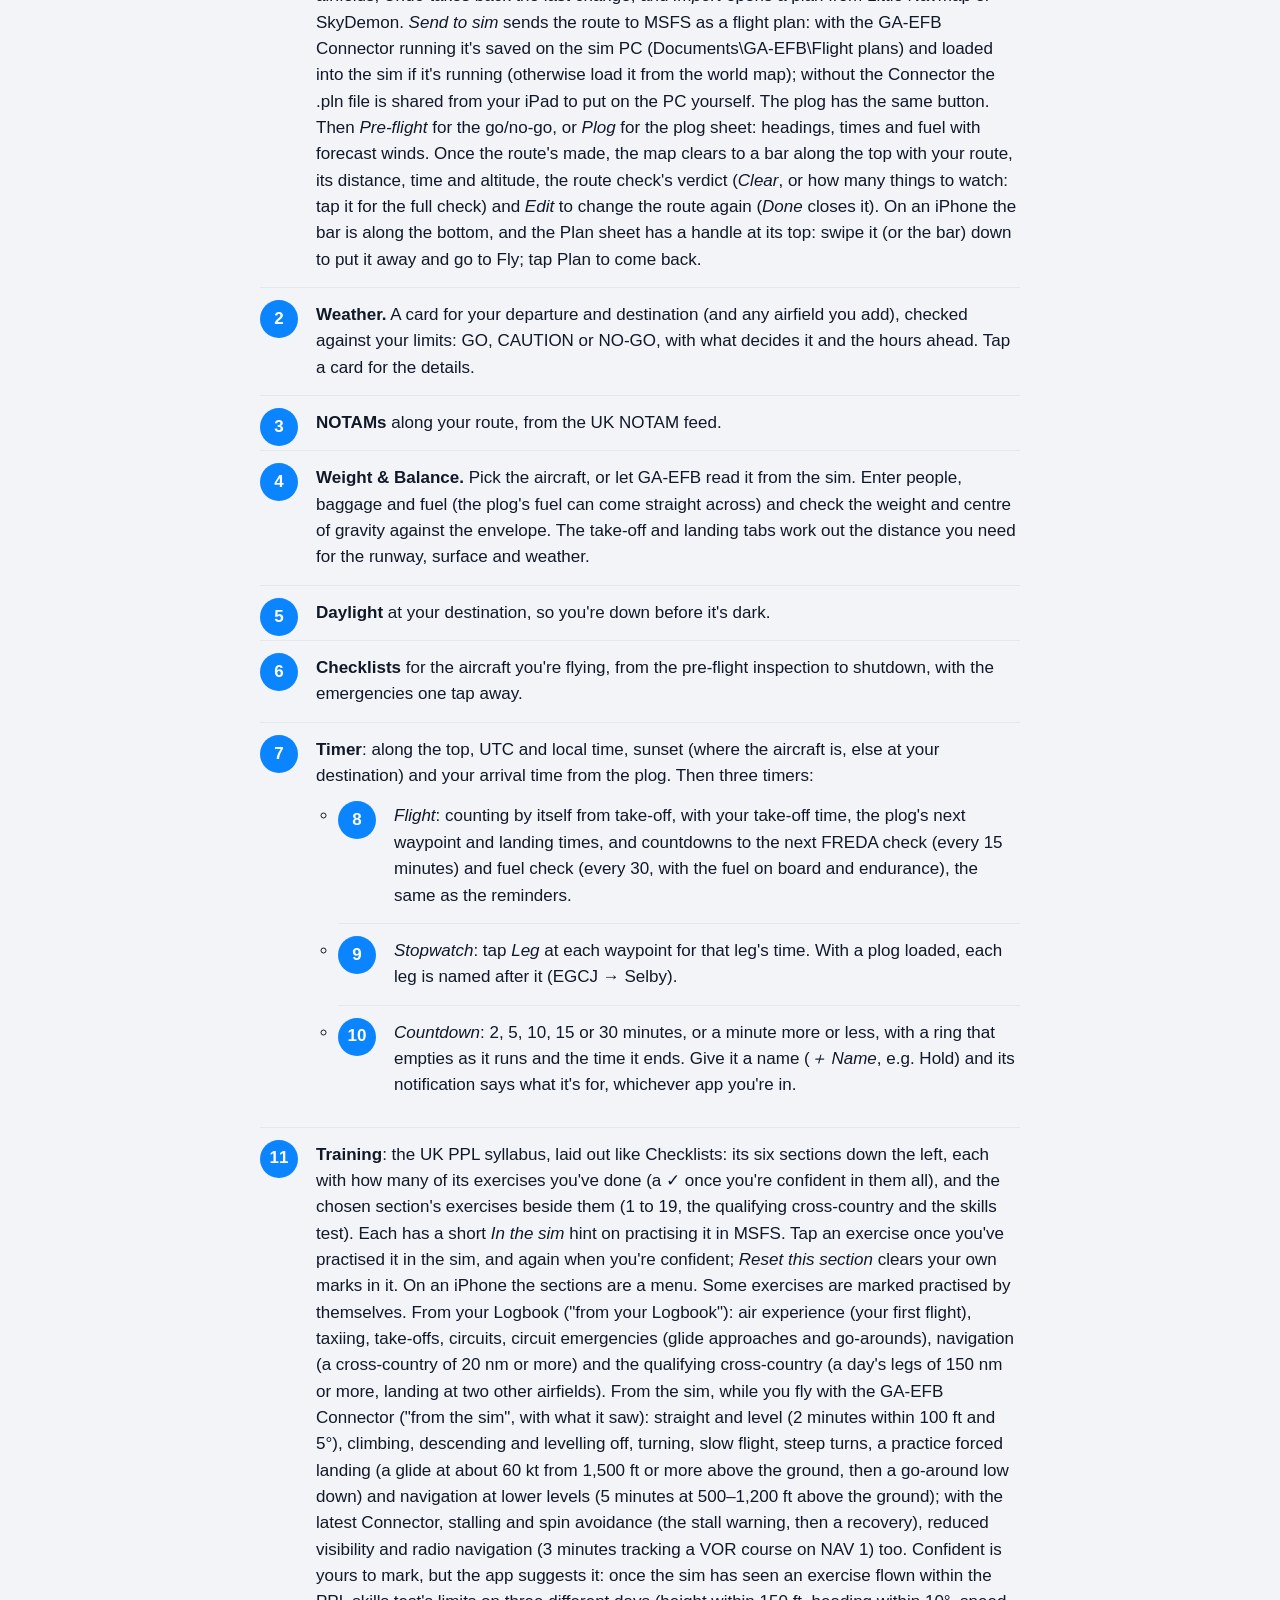
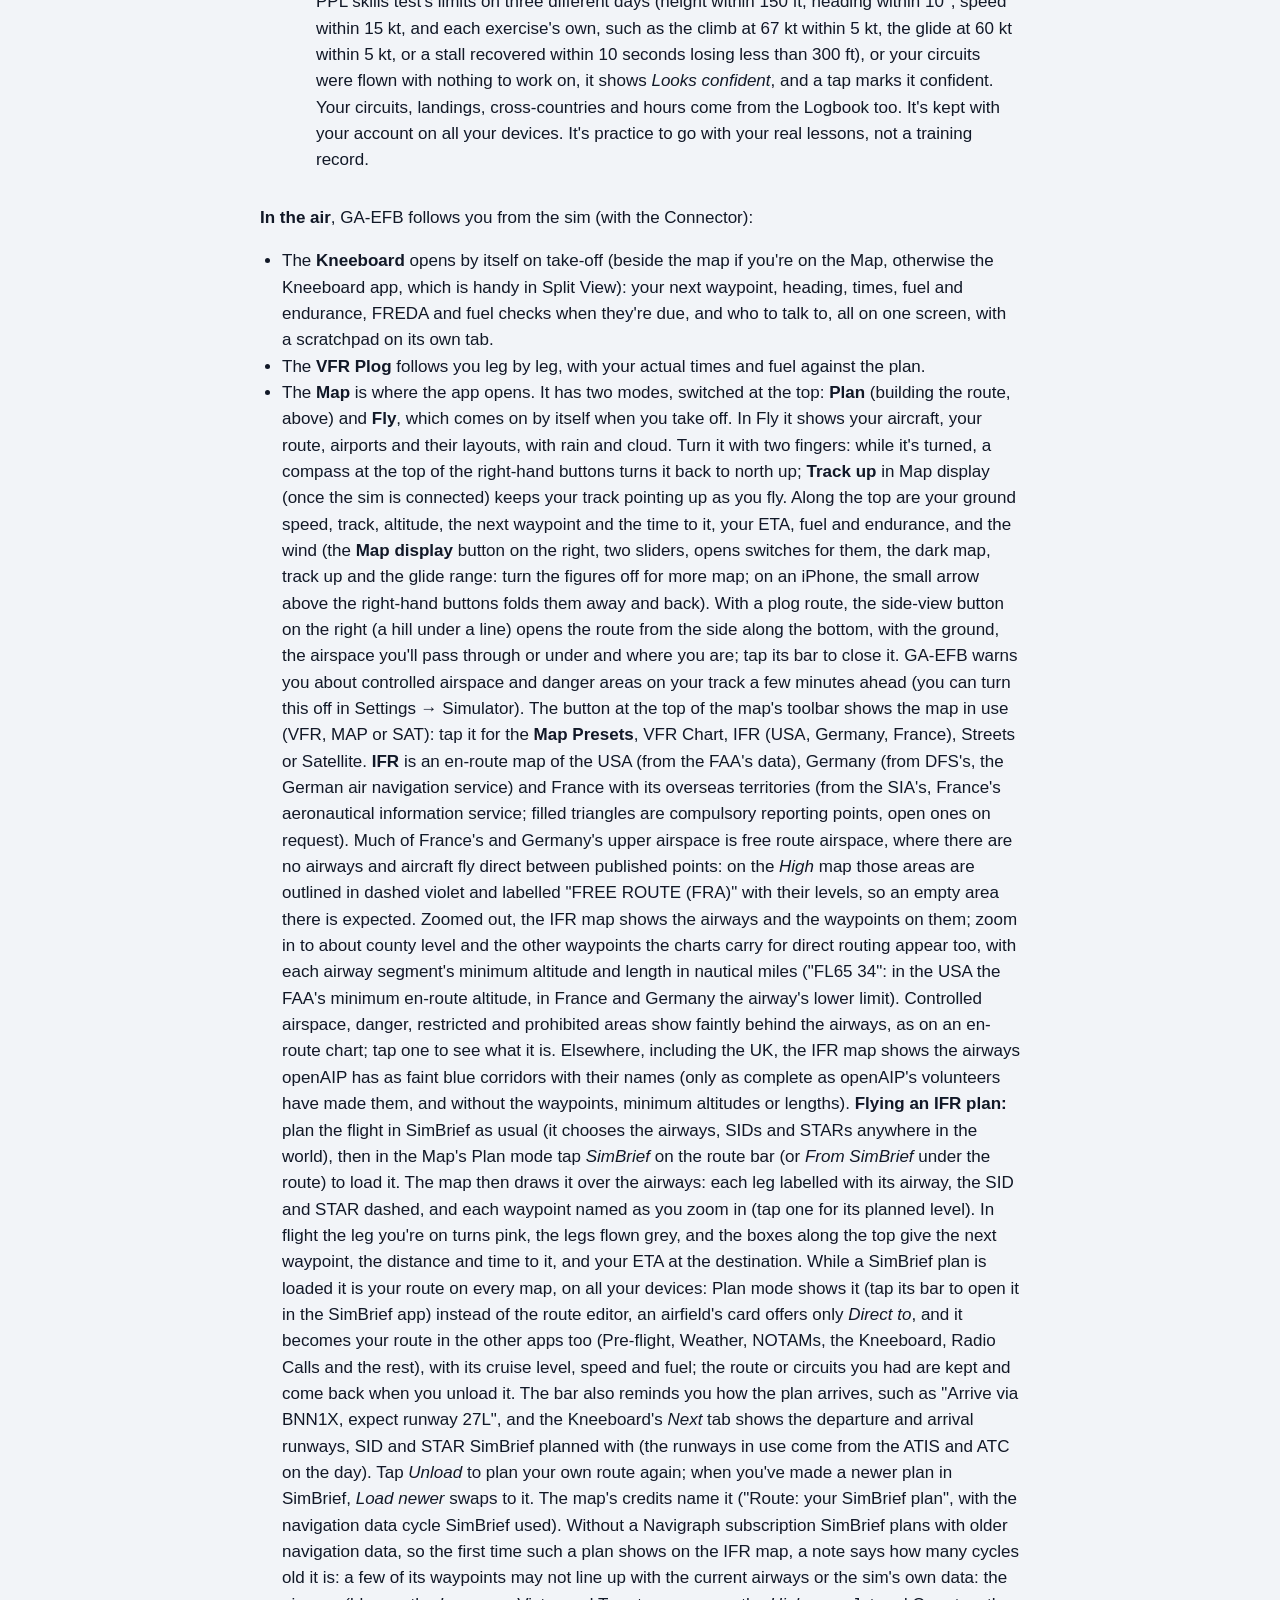
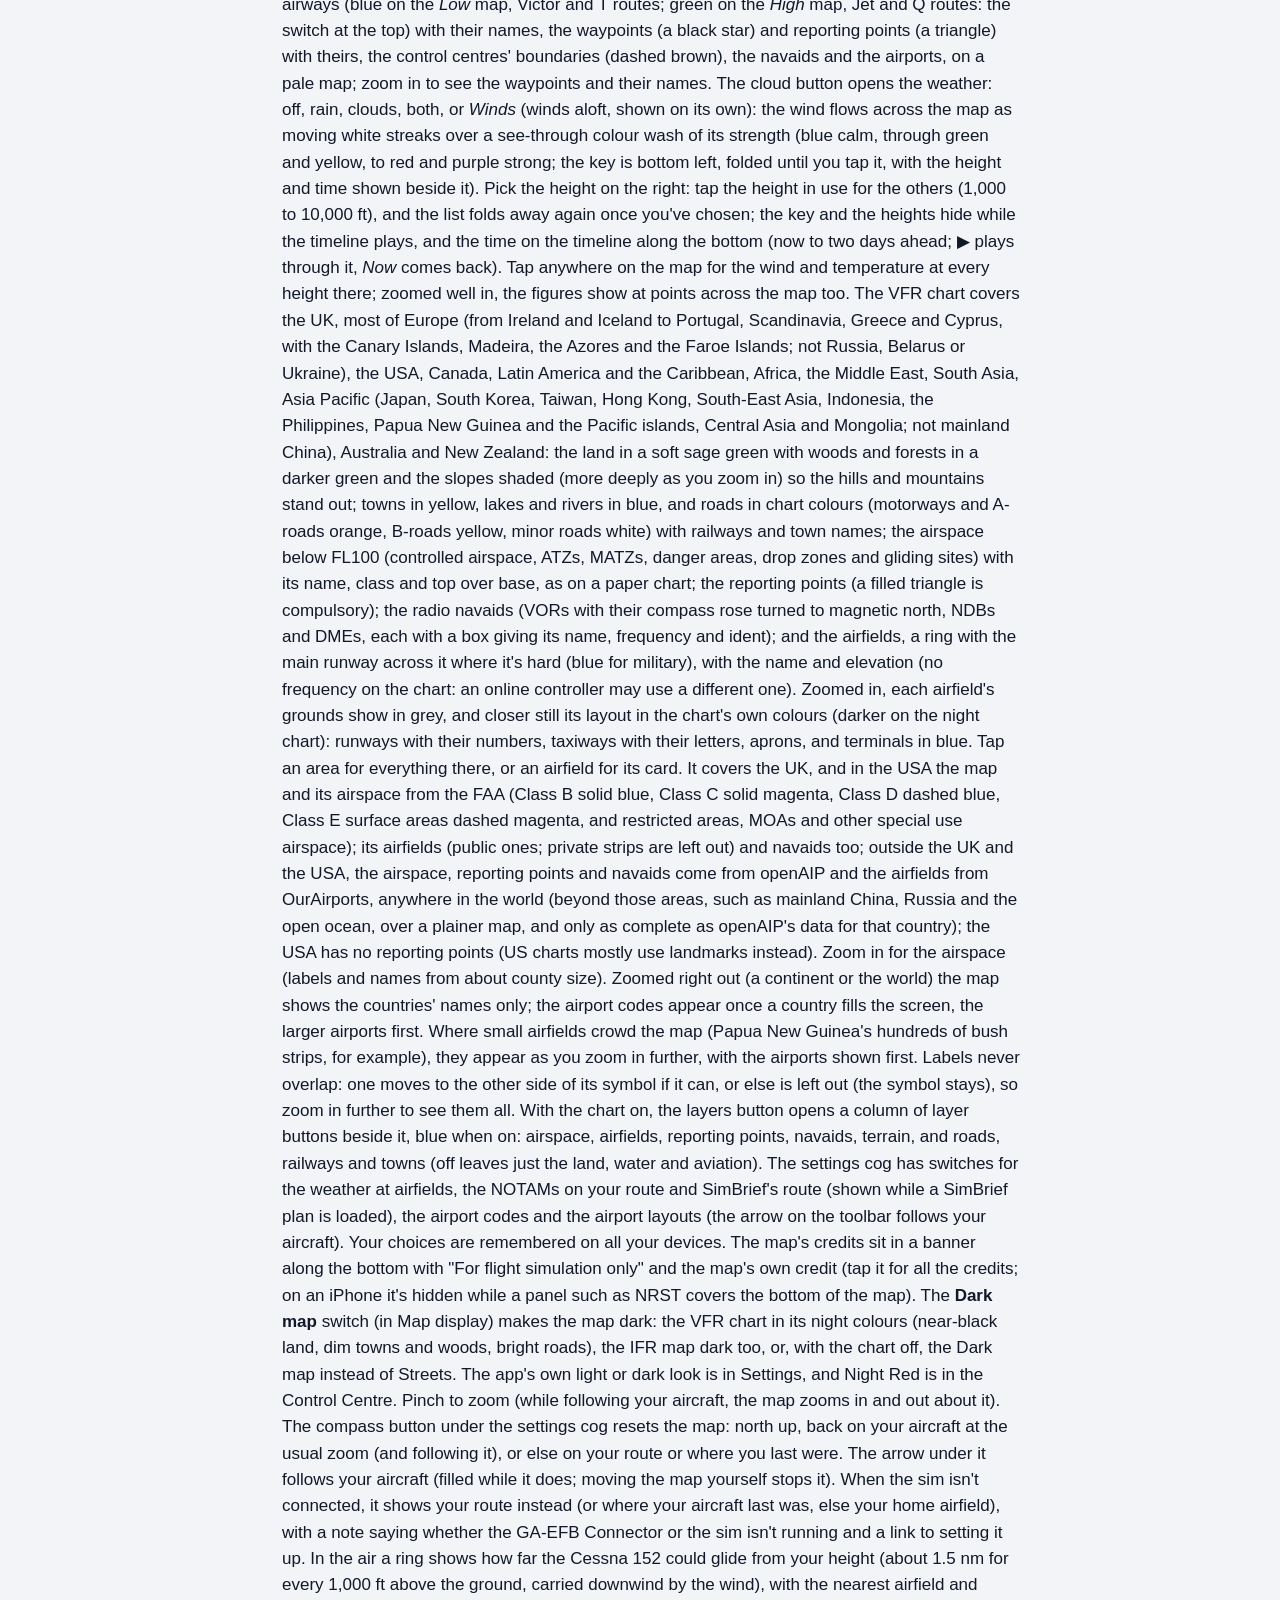
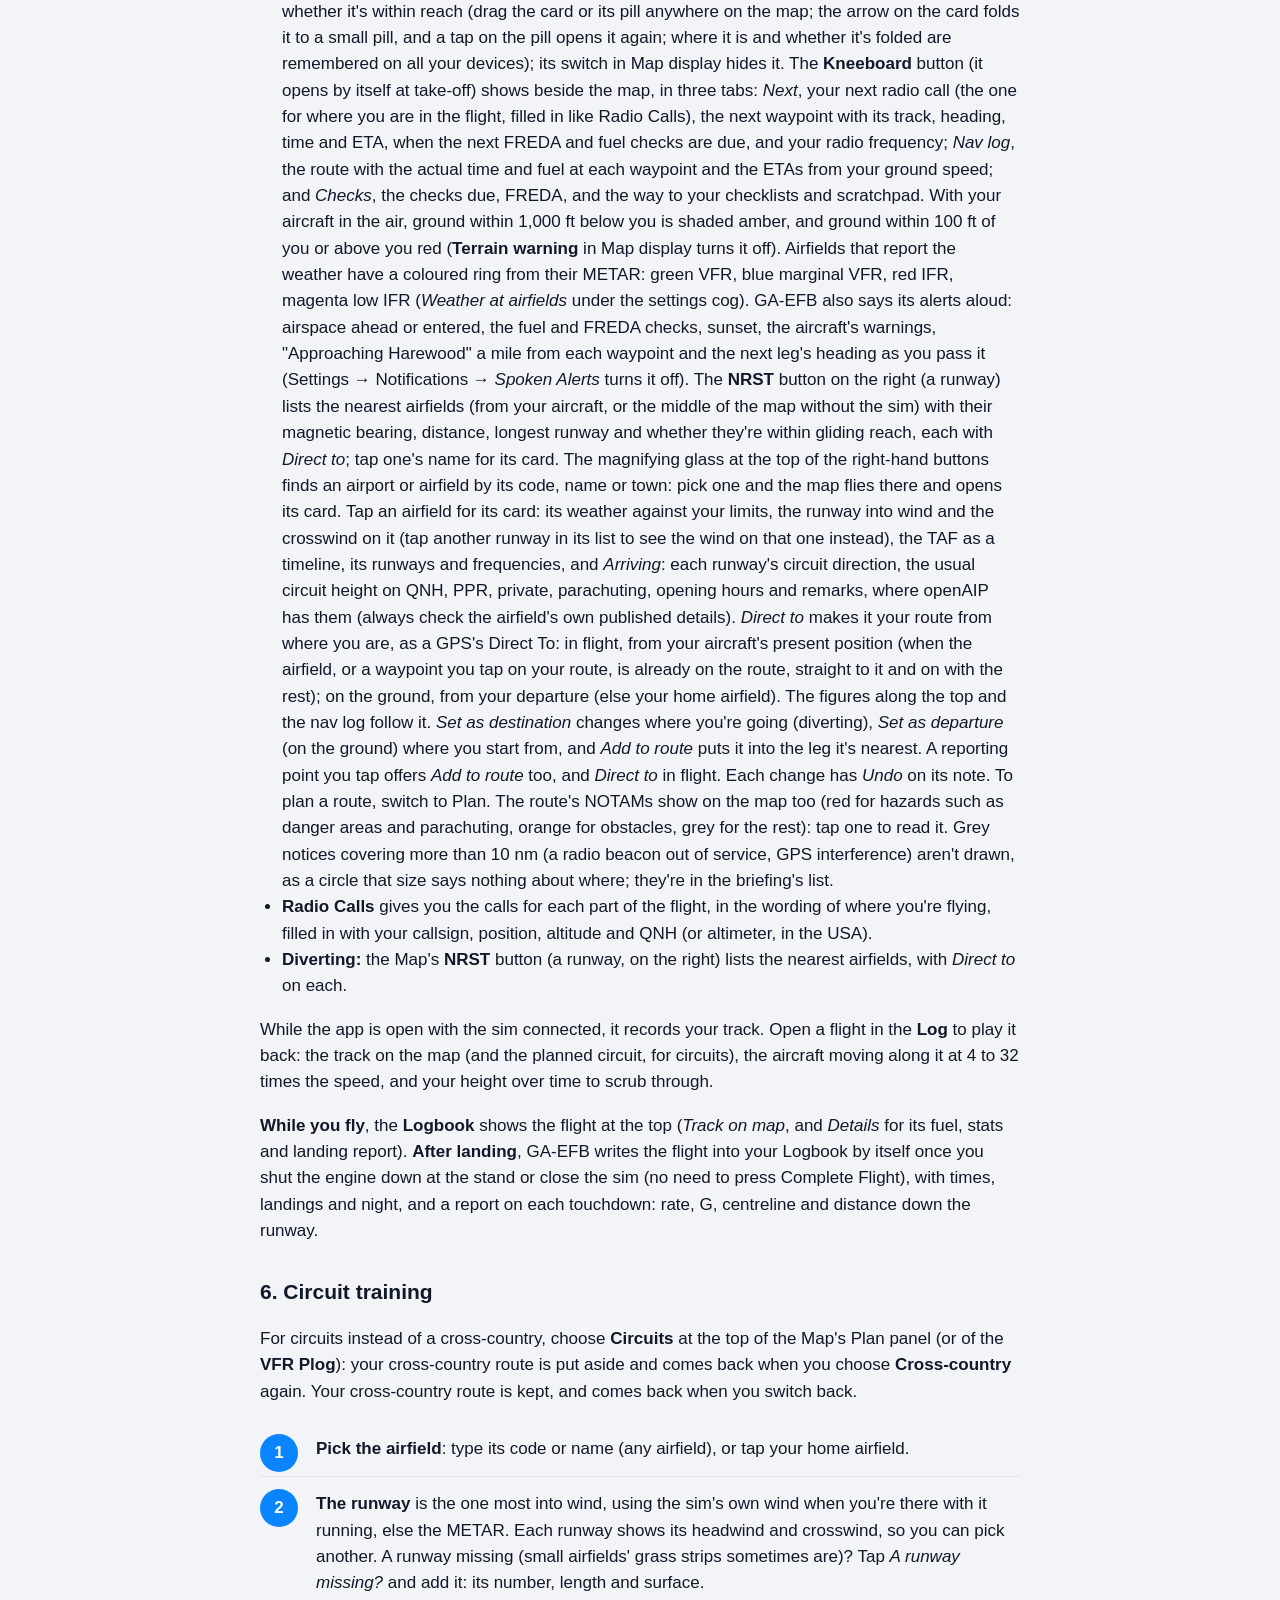
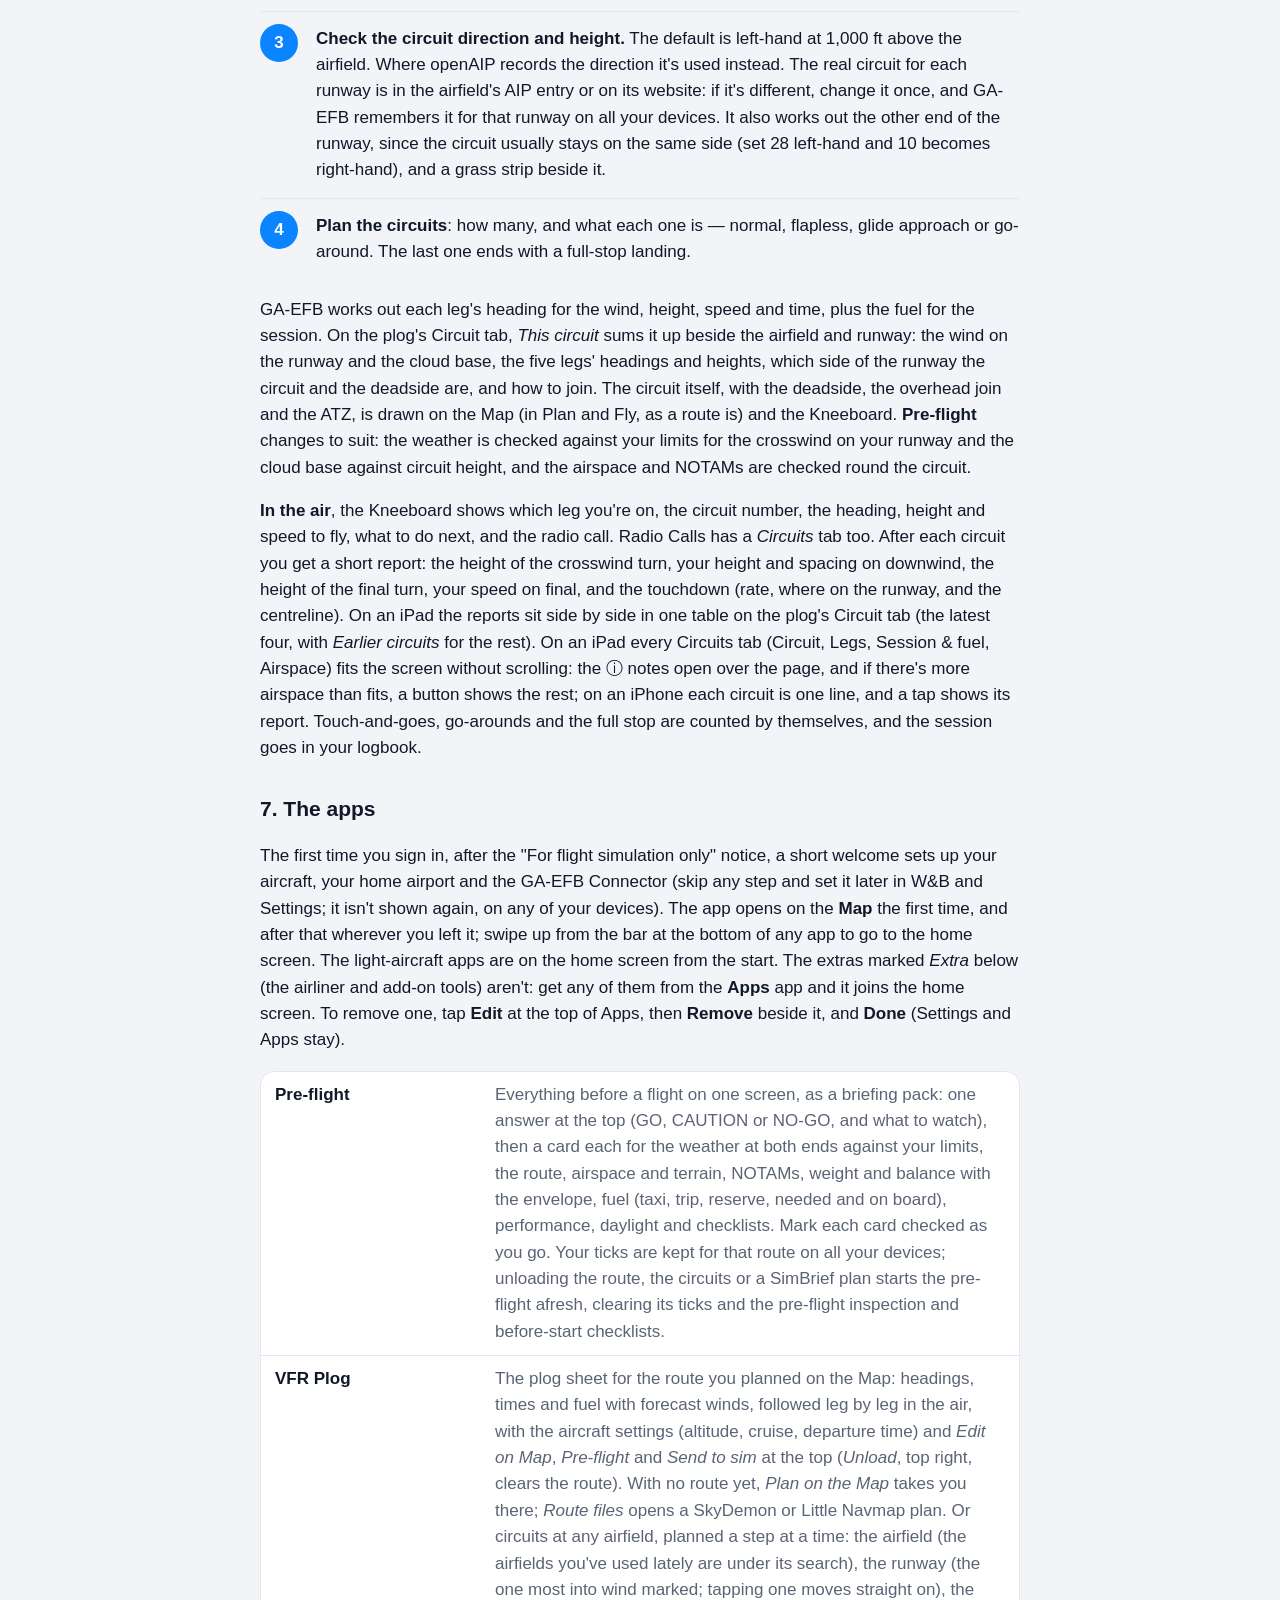
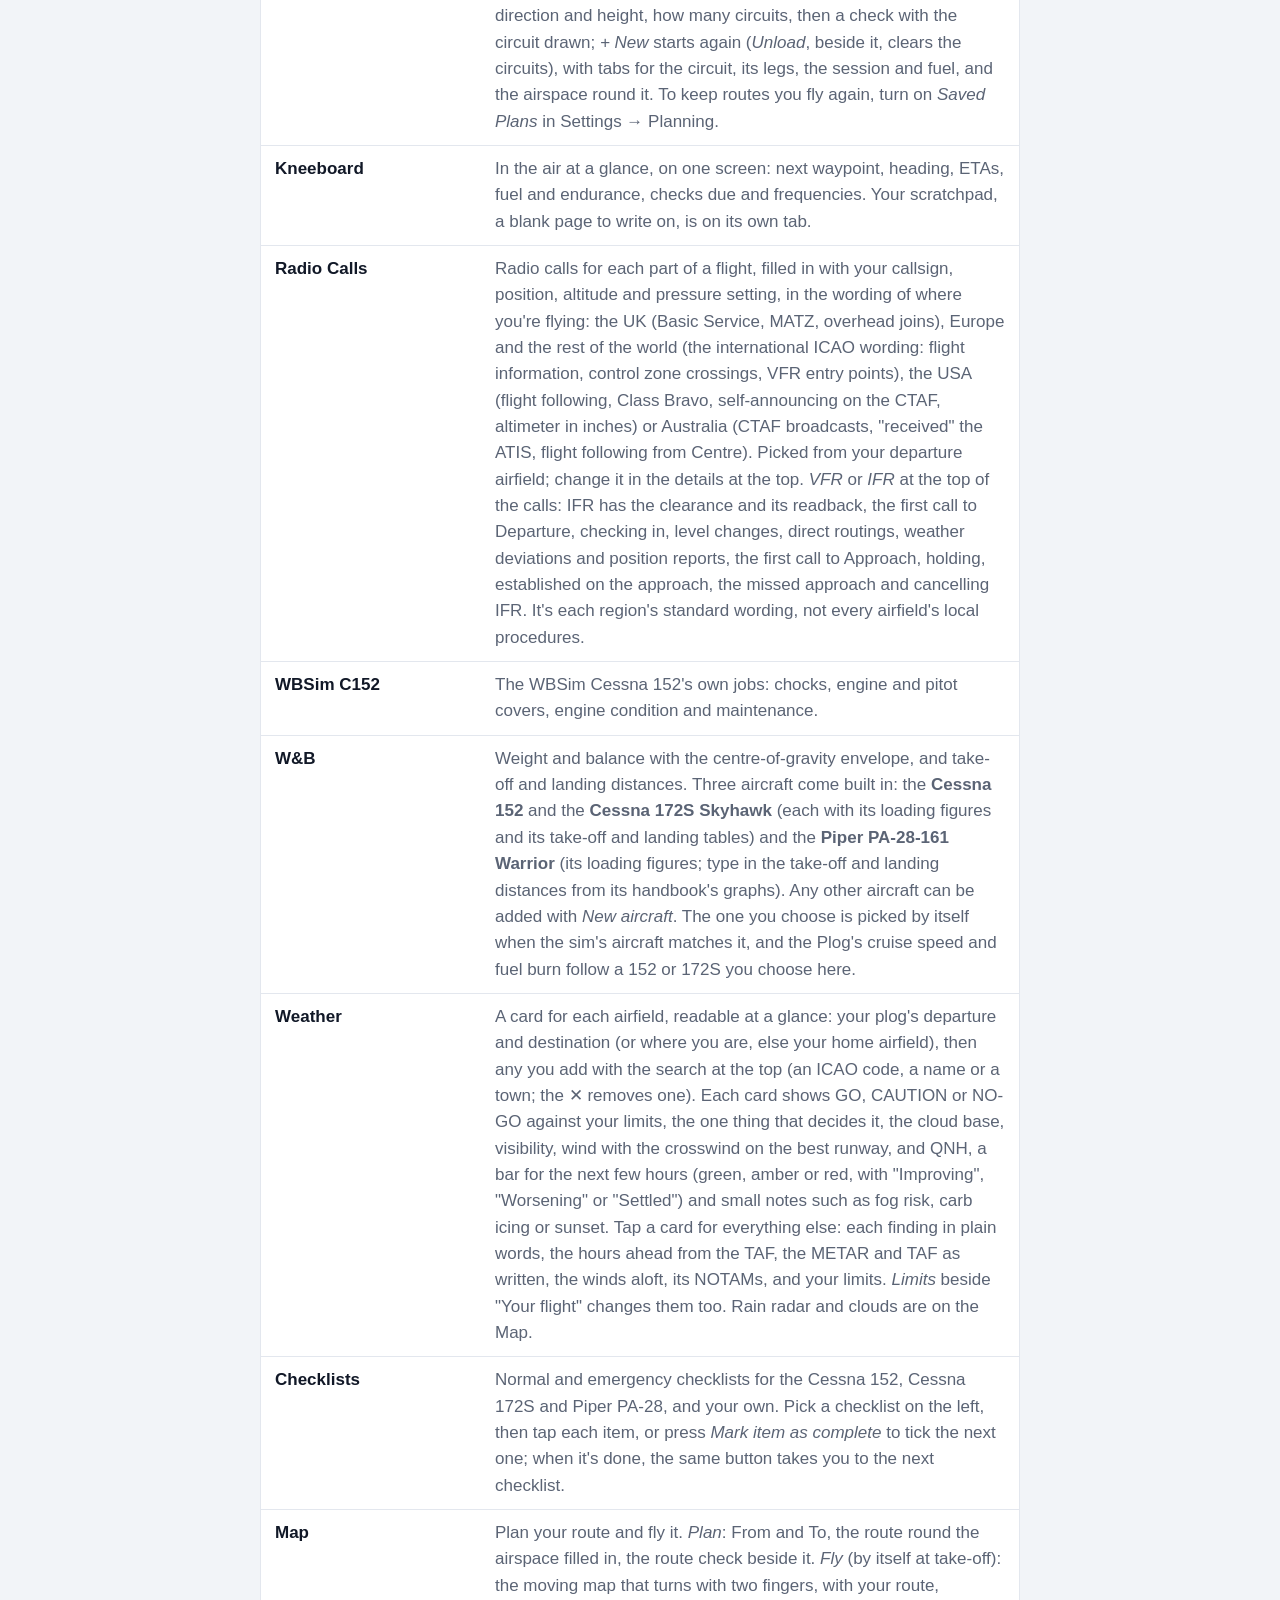
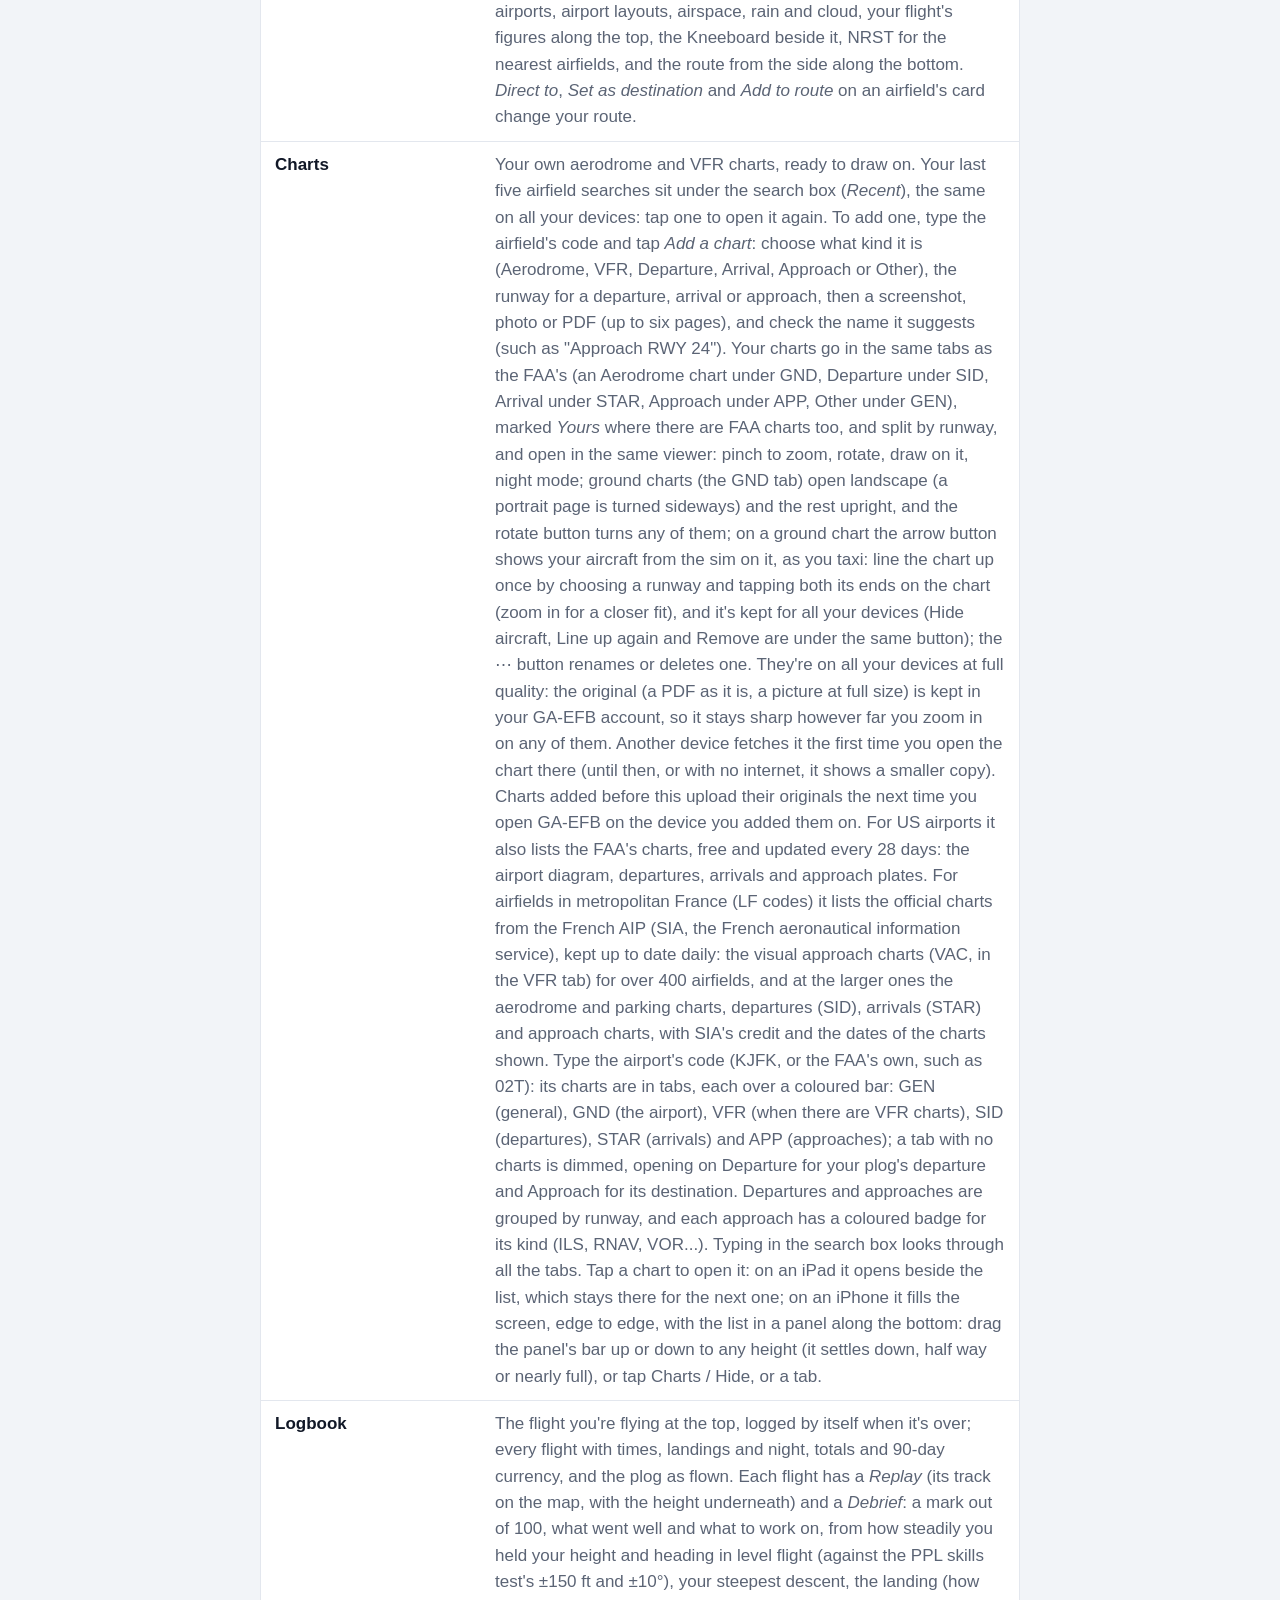
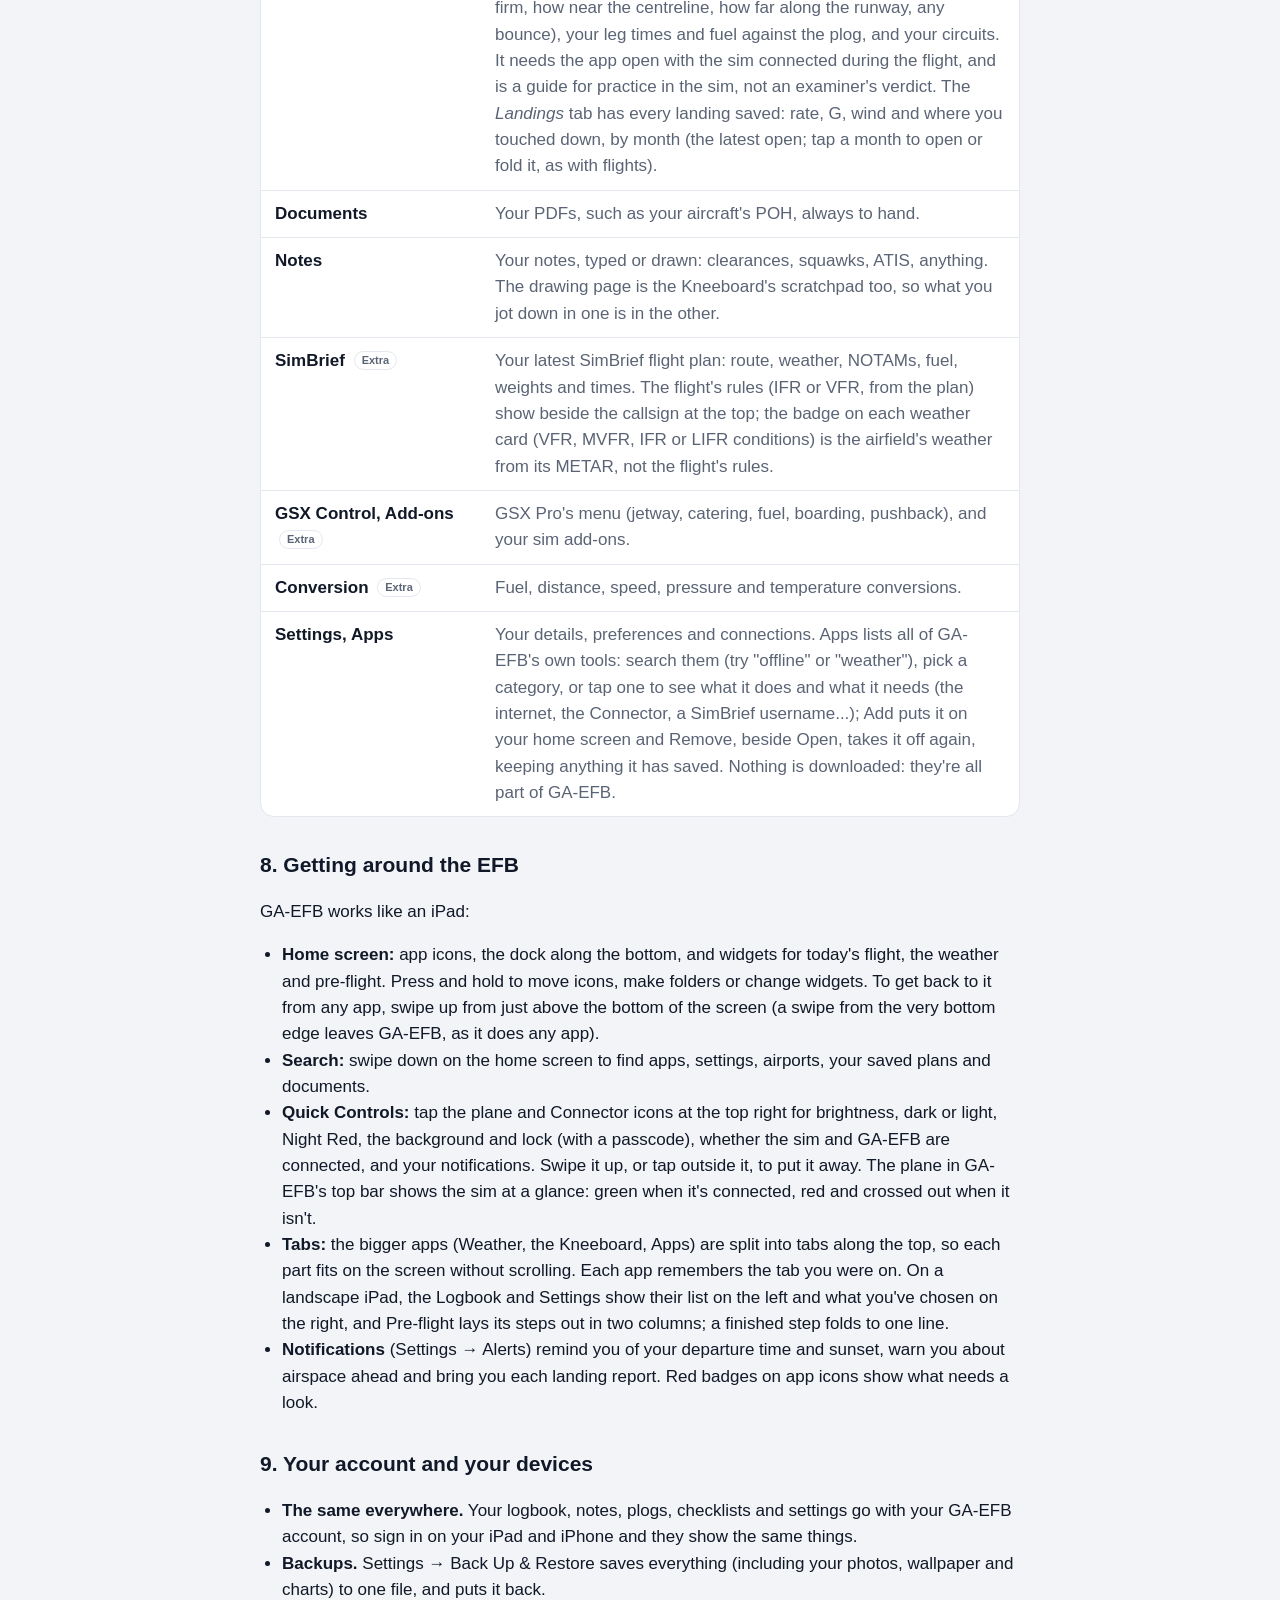
<file: guide.html>
<!doctype html>
<html lang="en-GB">
<head>
  <meta charset="utf-8">
  <meta name="viewport" content="width=device-width, initial-scale=1">
  <title>User guide – GA-EFB</title>
  <meta name="description" content="How to set up and use GA-EFB, the electronic flight bag for Microsoft Flight Simulator 2024: getting the app, connecting it to the sim, planning and flying a VFR flight, and fixing common problems.">
  <link rel="icon" href="images/favicon-32.png" type="image/png" sizes="32x32">
  <link rel="apple-touch-icon" href="images/apple-touch-icon.png">
  <meta name="apple-itunes-app" content="app-id=6831366894">
  <link rel="stylesheet" href="style.css">
</head>
<body>
  <header class="top">
    <div class="wrap">
      <a class="brand" href="./"><img src="images/logo.svg" alt="">GA-EFB</a>
      <nav><a href="connector.html">Connector</a><a href="./#features" class="hide-small">Features</a><a href="./#price">Price</a><a href="#help">Help</a></nav>
    </div>
  </header>

  <main class="wrap">
    <article class="doc guide">
      <h1>User guide</h1>
      <p class="updated">Setting up GA-EFB and getting the most from it</p>

      <nav class="toc" aria-label="Contents">
        <ol>
          <li><a href="#need">What you need</a></li>
          <li><a href="#install">Get the app</a></li>
          <li><a href="#ipad">Connect it to the sim</a></li>
          <li><a href="#first">Things to set up first</a></li>
          <li><a href="#vfr">Plan and fly a VFR flight</a></li>
          <li><a href="#circuits">Circuit training</a></li>
          <li><a href="#apps">The apps</a></li>
          <li><a href="#efb">Getting around the EFB</a></li>
          <li><a href="#account">Your account and your devices</a></li>
          <li><a href="#updates">Updates</a></li>
          <li><a href="#buy">Your trial and subscription</a></li>
          <li><a href="#help">Problems and how to fix them</a></li>
        </ol>
      </nav>

      <div class="sim-only">
        <strong>For flight simulation only</strong>
        GA-EFB is made for Microsoft Flight Simulator. Its weather, NOTAMs, charts, airspace, routes, fuel, weight and balance and performance figures are for use in the sim, and aren't approved or kept up to date for real aviation. Never use it to plan or fly a real aircraft.
      </div>

      <h2 id="need">1. What you need</h2>
      <ul>
        <li>An iPad or iPhone, and an email address for your free GA-EFB account.</li>
        <li>For the live data from the sim: a Windows 10 or 11 PC (64-bit) with Microsoft Flight Simulator 2024 and the free GA-EFB Connector, on the <strong>same Wi-Fi</strong> as your iPad or iPhone.</li>
      </ul>
      <p>GA-EFB is an app. It plans, briefs and keeps your logbook on its own, anywhere. The free GA-EFB Connector, on the PC you fly on, adds what comes from the sim: your aircraft on the map, the plog and kneeboard following you, weight and fuel from the aircraft, the flight in the Logbook as it happens and landing reports, and GSX and add-on controls.</p>

      <h2 id="install">2. Get the app</h2>
      <ol class="steps">
        <li><strong>Download GA-EFB</strong> from <span data-app-store>the App Store</span> on your iPad or iPhone.</li>
        <li><strong>Create your GA-EFB account</strong> in the app: press <em>Continue with Apple</em>, or use your email and a password (we email you a code to confirm it; check junk mail too).</li>
        <li><strong>Open it.</strong> GA-EFB opens straight in (if you've set a GA-EFB passcode in Settings → Passcode, it asks for that first). The first time, it reminds you that it's for flight simulation only.</li>
      </ol>
      <p>Your 7-day free trial starts the first time you use it. Sign in with the same account on each of your iPads and iPhones.</p>

      <h2 id="ipad">3. Connect it to the sim</h2>
      <ol class="steps">
        <li><strong>Download the <a href="connector.html">GA-EFB Connector</a></strong> on the PC you fly on and open <em>GA-EFB-Connector-Setup.exe</em>. If Windows SmartScreen warns you about it, choose <em>More info</em>, then <em>Run anyway</em>. It needs no administrator password, and starts by itself with Windows from then on.</li>
        <li><strong>Allow it through the Windows firewall.</strong> The first time, Windows may ask whether to allow <em>Node.js</em> on your network. Tick <strong>Private networks</strong> and press <em>Allow</em>. Without this, your iPad can't reach it.</li>
        <li><strong>Pair your iPad or iPhone:</strong> open <em>GA-EFB Connector</em> from the Start menu and press <em>Pair an iPad or iPhone</em>. In the app, go to <strong>Settings → Simulator → Scan pairing QR</strong> and scan the code within 90 seconds.</li>
        <li><strong>It keeps running:</strong> closing the Connector's window leaves it in the notification area (by the clock), so the app gets the live data whenever MSFS runs. Right-click its icon to open it or quit.</li>
        <li><strong>Updates:</strong> the Connector updates itself, never while MSFS is connected, and keeps your paired devices. If you'd rather choose when, turn off <em>Install updates automatically</em> in its window: it then tells you when a new version is out, and you press <em>Update</em>.</li>
      </ol>
      <p>That's it: whenever the Connector and MSFS are running and your device is on the same Wi-Fi, the app shows the live data. Everything between them is encrypted with a key only your device and your PC have. Flights the Connector records go into the app's logbook the next time it's connected. If your router gives the PC a new address (after a restart, say), or you get a new router, the app finds it again on your home network by itself, in a few seconds: there's no need to pair again. With a new router, check Windows calls the new network <em>Private</em> (Windows Settings → Network &amp; internet → your connection → Network profile type), or it stops your iPad reaching the PC.</p>

      <h2 id="first">4. Things to set up first</h2>
      <p>Open <strong>Settings</strong> on the EFB. These are all optional, but worth a minute:</p>
      <ul>
        <li><strong>Your profile</strong> (tap your name at the top): your name, your home airport, and your SimBrief username if you use it.</li>
        <li><strong>Units:</strong> UK (kg, litres, hPa) is the default. Altitude, speed and distance are always feet, knots and nautical miles.</li>
        <li><strong>Weather &amp; Limits:</strong> your own minimums for cloud base, visibility and crosswind, used by the weather go/no-go. A free OpenWeatherMap key gives a backup cloud layer for the maps if the satellite clouds aren't available.</li>
        <li><strong>Maps &amp; Data:</strong> the map styles and data. openAIP's runways, declared distances, reporting points and airspace outside the UK are included, with no key needed.</li>
        <li><strong>Passcode</strong> (off unless you want one), <strong>Alerts</strong>, <strong>Appearance</strong> (dark or light, brightness, Night Red for night flying, and the home screen's background) and <strong>Home Layout</strong>: make it yours.</li>
        <li><strong>Simulator</strong> pairs the app with the GA-EFB Connector, shows whether it can see MSFS (it connects by itself when the sim is running), and turns the warnings about airspace ahead on or off.</li>
      </ul>

      <h2 id="vfr">5. Plan and fly a VFR flight</h2>
      <p>The <strong>Pre-flight</strong> app takes you through everything before a flight, ticking each part off as you go. You can also open each app on its own.</p>
      <ol class="steps">
        <li><strong>Route — the Map's Plan mode.</strong> Open the <strong>Map</strong> and tap <em>Plan</em> at the top. Type where you're flying <em>From</em> and <em>To</em> (or tap the airfields on the map: <em>Set as departure</em>, <em>Set as destination</em>), and GA-EFB fills in a route by reporting points round controlled airspace, danger areas and ATZs at your altitude (<em>Undo</em> beside "Suggested" goes back to the straight line). Under From and To are <em>Off blocks</em> (UTC; leave it for now) and <em>Altitude</em> (− and + in 500 ft steps), and each end's weather against your limits (Go, Caution or No-go, for now until an hour after you land: tap one for the full check). <em>Alternate</em> is where you'd divert from your destination: GA-EFB suggests one (the nearest civil airfield, or a larger one with its services within 25 nm), with its track, distance, time and the extra fuel, which goes into the fuel required in the Plog and Pre-flight; tap it to choose another, <em>None</em> to leave it out, or <em>Suggest one</em> to go back. The <em>Route check</em> lists the NOTAMs for your flight too, with any airspace or hazard warnings on the route (<em>Read them</em> opens the briefing). The route check beside it shows the airspace and terrain along it, with a suggested altitude (in the USA with the FAA's airspace and its rules: a clearance for Class B, radio contact for C and D), and updates as you change the route: drag the + in the middle of a leg to add a point there, drag a point to move it (dropped on an airfield or reporting point, it becomes that one), tap an airfield for <em>Add to route</em> (it goes into the leg it's nearest) or <em>Direct</em>, tap a reporting point (a triangle) for <em>Add to route</em>, or search for a point to add. <em>Reverse</em> turns the route round, <em>Suggest</em> fills in a new route between the first and last airfields, <em>Undo</em> takes back the last change, and <em>Import</em> opens a plan from Little Navmap or SkyDemon. <em>Send to sim</em> sends the route to MSFS as a flight plan: with the GA-EFB Connector running it's saved on the sim PC (Documents\GA-EFB\Flight plans) and loaded into the sim if it's running (otherwise load it from the world map); without the Connector the .pln file is shared from your iPad to put on the PC yourself. The plog has the same button. Then <em>Pre-flight</em> for the go/no-go, or <em>Plog</em> for the plog sheet: headings, times and fuel with forecast winds. Once the route's made, the map clears to a bar along the top with your route, its distance, time and altitude, the route check's verdict (<em>Clear</em>, or how many things to watch: tap it for the full check) and <em>Edit</em> to change the route again (<em>Done</em> closes it). On an iPhone the bar is along the bottom, and the Plan sheet has a handle at its top: swipe it (or the bar) down to put it away and go to Fly; tap Plan to come back.</li>
        <li><strong>Weather.</strong> A card for your departure and destination (and any airfield you add), checked against your limits: GO, CAUTION or NO-GO, with what decides it and the hours ahead. Tap a card for the details.</li>
        <li><strong>NOTAMs</strong> along your route, from the UK NOTAM feed.</li>
        <li><strong>Weight &amp; Balance.</strong> Pick the aircraft, or let GA-EFB read it from the sim. Enter people, baggage and fuel (the plog's fuel can come straight across) and check the weight and centre of gravity against the envelope. The take-off and landing tabs work out the distance you need for the runway, surface and weather.</li>
        <li><strong>Daylight</strong> at your destination, so you're down before it's dark.</li>
        <li><strong>Checklists</strong> for the aircraft you're flying, from the pre-flight inspection to shutdown, with the emergencies one tap away.</li>
        <li><strong>Timer</strong>: along the top, UTC and local time, sunset (where the aircraft is, else at your destination) and your arrival time from the plog. Then three timers:
          <ul>
            <li><em>Flight</em>: counting by itself from take-off, with your take-off time, the plog's next waypoint and landing times, and countdowns to the next FREDA check (every 15 minutes) and fuel check (every 30, with the fuel on board and endurance), the same as the reminders.</li>
            <li><em>Stopwatch</em>: tap <em>Leg</em> at each waypoint for that leg's time. With a plog loaded, each leg is named after it (EGCJ → Selby).</li>
            <li><em>Countdown</em>: 2, 5, 10, 15 or 30 minutes, or a minute more or less, with a ring that empties as it runs and the time it ends. Give it a name (<em>＋ Name</em>, e.g. Hold) and its notification says what it's for, whichever app you're in.</li>
          </ul>
        </li>
        <li><strong>Training</strong>: the UK PPL syllabus, laid out like Checklists: its six sections down the left, each with how many of its exercises you've done (a ✓ once you're confident in them all), and the chosen section's exercises beside them (1 to 19, the qualifying cross-country and the skills test). Each has a short <em>In the sim</em> hint on practising it in MSFS. Tap an exercise once you've practised it in the sim, and again when you're confident; <em>Reset this section</em> clears your own marks in it. On an iPhone the sections are a menu. Some exercises are marked practised by themselves. From your Logbook ("from your Logbook"): air experience (your first flight), taxiing, take-offs, circuits, circuit emergencies (glide approaches and go-arounds), navigation (a cross-country of 20 nm or more) and the qualifying cross-country (a day's legs of 150 nm or more, landing at two other airfields). From the sim, while you fly with the GA-EFB Connector ("from the sim", with what it saw): straight and level (2 minutes within 100 ft and 5°), climbing, descending and levelling off, turning, slow flight, steep turns, a practice forced landing (a glide at about 60 kt from 1,500 ft or more above the ground, then a go-around low down) and navigation at lower levels (5 minutes at 500–1,200 ft above the ground); with the latest Connector, stalling and spin avoidance (the stall warning, then a recovery), reduced visibility and radio navigation (3 minutes tracking a VOR course on NAV 1) too. Confident is yours to mark, but the app suggests it: once the sim has seen an exercise flown within the PPL skills test's limits on three different days (height within 150 ft, heading within 10°, speed within 15 kt, and each exercise's own, such as the climb at 67 kt within 5 kt, the glide at 60 kt within 5 kt, or a stall recovered within 10 seconds losing less than 300 ft), or your circuits were flown with nothing to work on, it shows <em>Looks confident</em>, and a tap marks it confident. Your circuits, landings, cross-countries and hours come from the Logbook too. It's kept with your account on all your devices. It's practice to go with your real lessons, not a training record.</li>
      </ol>
      <p><strong>In the air</strong>, GA-EFB follows you from the sim (with the Connector):</p>
      <ul>
        <li>The <strong>Kneeboard</strong> opens by itself on take-off (beside the map if you're on the Map, otherwise the Kneeboard app, which is handy in Split View): your next waypoint, heading, times, fuel and endurance, FREDA and fuel checks when they're due, and who to talk to, all on one screen, with a scratchpad on its own tab.</li>
        <li>The <strong>VFR Plog</strong> follows you leg by leg, with your actual times and fuel against the plan.</li>
        <li>The <strong>Map</strong> is where the app opens. It has two modes, switched at the top: <strong>Plan</strong> (building the route, above) and <strong>Fly</strong>, which comes on by itself when you take off. In Fly it shows your aircraft, your route, airports and their layouts, with rain and cloud. Turn it with two fingers: while it's turned, a compass at the top of the right-hand buttons turns it back to north up; <strong>Track up</strong> in Map display (once the sim is connected) keeps your track pointing up as you fly. Along the top are your ground speed, track, altitude, the next waypoint and the time to it, your ETA, fuel and endurance, and the wind (the <strong>Map display</strong> button on the right, two sliders, opens switches for them, the dark map, track up and the glide range: turn the figures off for more map; on an iPhone, the small arrow above the right-hand buttons folds them away and back). With a plog route, the side-view button on the right (a hill under a line) opens the route from the side along the bottom, with the ground, the airspace you'll pass through or under and where you are; tap its bar to close it. GA-EFB warns you about controlled airspace and danger areas on your track a few minutes ahead (you can turn this off in Settings → Simulator). The button at the top of the map's toolbar shows the map in use (VFR, MAP or SAT): tap it for the <strong>Map Presets</strong>, VFR Chart, IFR (USA, Germany, France), Streets or Satellite. <strong>IFR</strong> is an en-route map of the USA (from the FAA's data), Germany (from DFS's, the German air navigation service) and France with its overseas territories (from the SIA's, France's aeronautical information service; filled triangles are compulsory reporting points, open ones on request). Much of France's and Germany's upper airspace is free route airspace, where there are no airways and aircraft fly direct between published points: on the <em>High</em> map those areas are outlined in dashed violet and labelled "FREE ROUTE (FRA)" with their levels, so an empty area there is expected. Zoomed out, the IFR map shows the airways and the waypoints on them; zoom in to about county level and the other waypoints the charts carry for direct routing appear too, with each airway segment's minimum altitude and length in nautical miles ("FL65  34": in the USA the FAA's minimum en-route altitude, in France and Germany the airway's lower limit). Controlled airspace, danger, restricted and prohibited areas show faintly behind the airways, as on an en-route chart; tap one to see what it is. Elsewhere, including the UK, the IFR map shows the airways openAIP has as faint blue corridors with their names (only as complete as openAIP's volunteers have made them, and without the waypoints, minimum altitudes or lengths). <strong>Flying an IFR plan:</strong> plan the flight in SimBrief as usual (it chooses the airways, SIDs and STARs anywhere in the world), then in the Map's Plan mode tap <em>SimBrief</em> on the route bar (or <em>From SimBrief</em> under the route) to load it. The map then draws it over the airways: each leg labelled with its airway, the SID and STAR dashed, and each waypoint named as you zoom in (tap one for its planned level). In flight the leg you're on turns pink, the legs flown grey, and the boxes along the top give the next waypoint, the distance and time to it, and your ETA at the destination. While a SimBrief plan is loaded it is your route on every map, on all your devices: Plan mode shows it (tap its bar to open it in the SimBrief app) instead of the route editor, an airfield's card offers only <em>Direct to</em>, and it becomes your route in the other apps too (Pre-flight, Weather, NOTAMs, the Kneeboard, Radio Calls and the rest), with its cruise level, speed and fuel; the route or circuits you had are kept and come back when you unload it. The bar also reminds you how the plan arrives, such as "Arrive via BNN1X, expect runway 27L", and the Kneeboard's <em>Next</em> tab shows the departure and arrival runways, SID and STAR SimBrief planned with (the runways in use come from the ATIS and ATC on the day). Tap <em>Unload</em> to plan your own route again; when you've made a newer plan in SimBrief, <em>Load newer</em> swaps to it. The map's credits name it ("Route: your SimBrief plan", with the navigation data cycle SimBrief used). Without a Navigraph subscription SimBrief plans with older navigation data, so the first time such a plan shows on the IFR map, a note says how many cycles old it is: a few of its waypoints may not line up with the current airways or the sim's own data: the airways (blue on the <em>Low</em> map, Victor and T routes; green on the <em>High</em> map, Jet and Q routes: the switch at the top) with their names, the waypoints (a black star) and reporting points (a triangle) with theirs, the control centres' boundaries (dashed brown), the navaids and the airports, on a pale map; zoom in to see the waypoints and their names. The cloud button opens the weather: off, rain, clouds, both, or <em>Winds</em> (winds aloft, shown on its own): the wind flows across the map as moving white streaks over a see-through colour wash of its strength (blue calm, through green and yellow, to red and purple strong; the key is bottom left, folded until you tap it, with the height and time shown beside it). Pick the height on the right: tap the height in use for the others (1,000 to 10,000 ft), and the list folds away again once you've chosen; the key and the heights hide while the timeline plays, and the time on the timeline along the bottom (now to two days ahead; ▶ plays through it, <em>Now</em> comes back). Tap anywhere on the map for the wind and temperature at every height there; zoomed well in, the figures show at points across the map too. The VFR chart covers the UK, most of Europe (from Ireland and Iceland to Portugal, Scandinavia, Greece and Cyprus, with the Canary Islands, Madeira, the Azores and the Faroe Islands; not Russia, Belarus or Ukraine), the USA, Canada, Latin America and the Caribbean, Africa, the Middle East, South Asia, Asia Pacific (Japan, South Korea, Taiwan, Hong Kong, South-East Asia, Indonesia, the Philippines, Papua New Guinea and the Pacific islands, Central Asia and Mongolia; not mainland China), Australia and New Zealand: the land in a soft sage green with woods and forests in a darker green and the slopes shaded (more deeply as you zoom in) so the hills and mountains stand out; towns in yellow, lakes and rivers in blue, and roads in chart colours (motorways and A-roads orange, B-roads yellow, minor roads white) with railways and town names; the airspace below FL100 (controlled airspace, ATZs, MATZs, danger areas, drop zones and gliding sites) with its name, class and top over base, as on a paper chart; the reporting points (a filled triangle is compulsory); the radio navaids (VORs with their compass rose turned to magnetic north, NDBs and DMEs, each with a box giving its name, frequency and ident); and the airfields, a ring with the main runway across it where it's hard (blue for military), with the name and elevation (no frequency on the chart: an online controller may use a different one). Zoomed in, each airfield's grounds show in grey, and closer still its layout in the chart's own colours (darker on the night chart): runways with their numbers, taxiways with their letters, aprons, and terminals in blue. Tap an area for everything there, or an airfield for its card. It covers the UK, and in the USA the map and its airspace from the FAA (Class B solid blue, Class C solid magenta, Class D dashed blue, Class E surface areas dashed magenta, and restricted areas, MOAs and other special use airspace); its airfields (public ones; private strips are left out) and navaids too; outside the UK and the USA, the airspace, reporting points and navaids come from openAIP and the airfields from OurAirports, anywhere in the world (beyond those areas, such as mainland China, Russia and the open ocean, over a plainer map, and only as complete as openAIP's data for that country); the USA has no reporting points (US charts mostly use landmarks instead). Zoom in for the airspace (labels and names from about county size). Zoomed right out (a continent or the world) the map shows the countries' names only; the airport codes appear once a country fills the screen, the larger airports first. Where small airfields crowd the map (Papua New Guinea's hundreds of bush strips, for example), they appear as you zoom in further, with the airports shown first. Labels never overlap: one moves to the other side of its symbol if it can, or else is left out (the symbol stays), so zoom in further to see them all. With the chart on, the layers button opens a column of layer buttons beside it, blue when on: airspace, airfields, reporting points, navaids, terrain, and roads, railways and towns (off leaves just the land, water and aviation). The settings cog has switches for the weather at airfields, the NOTAMs on your route and SimBrief's route (shown while a SimBrief plan is loaded), the airport codes and the airport layouts (the arrow on the toolbar follows your aircraft). Your choices are remembered on all your devices. The map's credits sit in a banner along the bottom with "For flight simulation only" and the map's own credit (tap it for all the credits; on an iPhone it's hidden while a panel such as NRST covers the bottom of the map). The <strong>Dark map</strong> switch (in Map display) makes the map dark: the VFR chart in its night colours (near-black land, dim towns and woods, bright roads), the IFR map dark too, or, with the chart off, the Dark map instead of Streets. The app's own light or dark look is in Settings, and Night Red is in the Control Centre. Pinch to zoom (while following your aircraft, the map zooms in and out about it). The compass button under the settings cog resets the map: north up, back on your aircraft at the usual zoom (and following it), or else on your route or where you last were. The arrow under it follows your aircraft (filled while it does; moving the map yourself stops it). When the sim isn't connected, it shows your route instead (or where your aircraft last was, else your home airfield), with a note saying whether the GA-EFB Connector or the sim isn't running and a link to setting it up. In the air a ring shows how far the Cessna 152 could glide from your height (about 1.5 nm for every 1,000 ft above the ground, carried downwind by the wind), with the nearest airfield and whether it's within reach (drag the card or its pill anywhere on the map; the arrow on the card folds it to a small pill, and a tap on the pill opens it again; where it is and whether it's folded are remembered on all your devices); its switch in Map display hides it. The <strong>Kneeboard</strong> button (it opens by itself at take-off) shows beside the map, in three tabs: <em>Next</em>, your next radio call (the one for where you are in the flight, filled in like Radio Calls), the next waypoint with its track, heading, time and ETA, when the next FREDA and fuel checks are due, and your radio frequency; <em>Nav log</em>, the route with the actual time and fuel at each waypoint and the ETAs from your ground speed; and <em>Checks</em>, the checks due, FREDA, and the way to your checklists and scratchpad. With your aircraft in the air, ground within 1,000 ft below you is shaded amber, and ground within 100 ft of you or above you red (<strong>Terrain warning</strong> in Map display turns it off). Airfields that report the weather have a coloured ring from their METAR: green VFR, blue marginal VFR, red IFR, magenta low IFR (<em>Weather at airfields</em> under the settings cog). GA-EFB also says its alerts aloud: airspace ahead or entered, the fuel and FREDA checks, sunset, the aircraft's warnings, "Approaching Harewood" a mile from each waypoint and the next leg's heading as you pass it (Settings → Notifications → <em>Spoken Alerts</em> turns it off). The <strong>NRST</strong> button on the right (a runway) lists the nearest airfields (from your aircraft, or the middle of the map without the sim) with their magnetic bearing, distance, longest runway and whether they're within gliding reach, each with <em>Direct to</em>; tap one's name for its card. The magnifying glass at the top of the right-hand buttons finds an airport or airfield by its code, name or town: pick one and the map flies there and opens its card. Tap an airfield for its card: its weather against your limits, the runway into wind and the crosswind on it (tap another runway in its list to see the wind on that one instead), the TAF as a timeline, its runways and frequencies, and <em>Arriving</em>: each runway's circuit direction, the usual circuit height on QNH, PPR, private, parachuting, opening hours and remarks, where openAIP has them (always check the airfield's own published details). <em>Direct to</em> makes it your route from where you are, as a GPS's Direct To: in flight, from your aircraft's present position (when the airfield, or a waypoint you tap on your route, is already on the route, straight to it and on with the rest); on the ground, from your departure (else your home airfield). The figures along the top and the nav log follow it. <em>Set as destination</em> changes where you're going (diverting), <em>Set as departure</em> (on the ground) where you start from, and <em>Add to route</em> puts it into the leg it's nearest. A reporting point you tap offers <em>Add to route</em> too, and <em>Direct to</em> in flight. Each change has <em>Undo</em> on its note. To plan a route, switch to Plan. The route's NOTAMs show on the map too (red for hazards such as danger areas and parachuting, orange for obstacles, grey for the rest): tap one to read it. Grey notices covering more than 10 nm (a radio beacon out of service, GPS interference) aren't drawn, as a circle that size says nothing about where; they're in the briefing's list.</li>
        <li><strong>Radio Calls</strong> gives you the calls for each part of the flight, in the wording of where you're flying, filled in with your callsign, position, altitude and QNH (or altimeter, in the USA).</li>
        <li><strong>Diverting:</strong> the Map's <strong>NRST</strong> button (a runway, on the right) lists the nearest airfields, with <em>Direct to</em> on each.</li>
      </ul>
      <p>While the app is open with the sim connected, it records your track. Open a flight in the <strong>Log</strong> to play it back: the track on the map (and the planned circuit, for circuits), the aircraft moving along it at 4 to 32 times the speed, and your height over time to scrub through.</p>
      <p><strong>While you fly</strong>, the <strong>Logbook</strong> shows the flight at the top (<em>Track on map</em>, and <em>Details</em> for its fuel, stats and landing report). <strong>After landing</strong>, GA-EFB writes the flight into your Logbook by itself once you shut the engine down at the stand or close the sim (no need to press Complete Flight), with times, landings and night, and a report on each touchdown: rate, G, centreline and distance down the runway.</p>

      <h2 id="circuits">6. Circuit training</h2>
      <p>For circuits instead of a cross-country, choose <strong>Circuits</strong> at the top of the Map's Plan panel (or of the <strong>VFR Plog</strong>): your cross-country route is put aside and comes back when you choose <strong>Cross-country</strong> again. Your cross-country route is kept, and comes back when you switch back.</p>
      <ol class="steps">
        <li><strong>Pick the airfield</strong>: type its code or name (any airfield), or tap your home airfield.</li>
        <li><strong>The runway</strong> is the one most into wind, using the sim's own wind when you're there with it running, else the METAR. Each runway shows its headwind and crosswind, so you can pick another. A runway missing (small airfields' grass strips sometimes are)? Tap <em>A runway missing?</em> and add it: its number, length and surface.</li>
        <li><strong>Check the circuit direction and height.</strong> The default is left-hand at 1,000 ft above the airfield. Where openAIP records the direction it's used instead. The real circuit for each runway is in the airfield's AIP entry or on its website: if it's different, change it once, and GA-EFB remembers it for that runway on all your devices. It also works out the other end of the runway, since the circuit usually stays on the same side (set 28 left-hand and 10 becomes right-hand), and a grass strip beside it.</li>
        <li><strong>Plan the circuits</strong>: how many, and what each one is — normal, flapless, glide approach or go-around. The last one ends with a full-stop landing.</li>
      </ol>
      <p>GA-EFB works out each leg's heading for the wind, height, speed and time, plus the fuel for the session. On the plog's Circuit tab, <em>This circuit</em> sums it up beside the airfield and runway: the wind on the runway and the cloud base, the five legs' headings and heights, which side of the runway the circuit and the deadside are, and how to join. The circuit itself, with the deadside, the overhead join and the ATZ, is drawn on the Map (in Plan and Fly, as a route is) and the Kneeboard. <strong>Pre-flight</strong> changes to suit: the weather is checked against your limits for the crosswind on your runway and the cloud base against circuit height, and the airspace and NOTAMs are checked round the circuit.</p>
      <p><strong>In the air</strong>, the Kneeboard shows which leg you're on, the circuit number, the heading, height and speed to fly, what to do next, and the radio call. Radio Calls has a <em>Circuits</em> tab too. After each circuit you get a short report: the height of the crosswind turn, your height and spacing on downwind, the height of the final turn, your speed on final, and the touchdown (rate, where on the runway, and the centreline). On an iPad the reports sit side by side in one table on the plog's Circuit tab (the latest four, with <em>Earlier circuits</em> for the rest). On an iPad every Circuits tab (Circuit, Legs, Session &amp; fuel, Airspace) fits the screen without scrolling: the ⓘ notes open over the page, and if there's more airspace than fits, a button shows the rest; on an iPhone each circuit is one line, and a tap shows its report. Touch-and-goes, go-arounds and the full stop are counted by themselves, and the session goes in your logbook.</p>

      <h2 id="apps">7. The apps</h2>
      <p>The first time you sign in, after the "For flight simulation only" notice, a short welcome sets up your aircraft, your home airport and the GA-EFB Connector (skip any step and set it later in W&amp;B and Settings; it isn't shown again, on any of your devices). The app opens on the <strong>Map</strong> the first time, and after that wherever you left it; swipe up from the bar at the bottom of any app to go to the home screen. The light-aircraft apps are on the home screen from the start. The extras marked <em>Extra</em> below (the airliner and add-on tools) aren't: get any of them from the <strong>Apps</strong> app and it joins the home screen. To remove one, tap <strong>Edit</strong> at the top of Apps, then <strong>Remove</strong> beside it, and <strong>Done</strong> (Settings and Apps stay).</p>
      <dl class="apps">
        <dt>Pre-flight</dt><dd>Everything before a flight on one screen, as a briefing pack: one answer at the top (GO, CAUTION or NO-GO, and what to watch), then a card each for the weather at both ends against your limits, the route, airspace and terrain, NOTAMs, weight and balance with the envelope, fuel (taxi, trip, reserve, needed and on board), performance, daylight and checklists. Mark each card checked as you go. Your ticks are kept for that route on all your devices; unloading the route, the circuits or a SimBrief plan starts the pre-flight afresh, clearing its ticks and the pre-flight inspection and before-start checklists.</dd>
        <dt>VFR Plog</dt><dd>The plog sheet for the route you planned on the Map: headings, times and fuel with forecast winds, followed leg by leg in the air, with the aircraft settings (altitude, cruise, departure time) and <em>Edit on Map</em>, <em>Pre-flight</em> and <em>Send to sim</em> at the top (<em>Unload</em>, top right, clears the route). With no route yet, <em>Plan on the Map</em> takes you there; <em>Route files</em> opens a SkyDemon or Little Navmap plan. Or circuits at any airfield, planned a step at a time: the airfield (the airfields you've used lately are under its search), the runway (the one most into wind marked; tapping one moves straight on), the direction and height, how many circuits, then a check with the circuit drawn; <em>+ New</em> starts again (<em>Unload</em>, beside it, clears the circuits), with tabs for the circuit, its legs, the session and fuel, and the airspace round it. To keep routes you fly again, turn on <em>Saved Plans</em> in Settings → Planning.</dd>
        <dt>Kneeboard</dt><dd>In the air at a glance, on one screen: next waypoint, heading, ETAs, fuel and endurance, checks due and frequencies. Your scratchpad, a blank page to write on, is on its own tab.</dd>
        <dt>Radio Calls</dt><dd>Radio calls for each part of a flight, filled in with your callsign, position, altitude and pressure setting, in the wording of where you're flying: the UK (Basic Service, MATZ, overhead joins), Europe and the rest of the world (the international ICAO wording: flight information, control zone crossings, VFR entry points), the USA (flight following, Class Bravo, self-announcing on the CTAF, altimeter in inches) or Australia (CTAF broadcasts, "received" the ATIS, flight following from Centre). Picked from your departure airfield; change it in the details at the top. <em>VFR</em> or <em>IFR</em> at the top of the calls: IFR has the clearance and its readback, the first call to Departure, checking in, level changes, direct routings, weather deviations and position reports, the first call to Approach, holding, established on the approach, the missed approach and cancelling IFR. It's each region's standard wording, not every airfield's local procedures.</dd>
        <dt>WBSim C152</dt><dd>The WBSim Cessna 152's own jobs: chocks, engine and pitot covers, engine condition and maintenance.</dd>
        <dt>W&amp;B</dt><dd>Weight and balance with the centre-of-gravity envelope, and take-off and landing distances. Three aircraft come built in: the <strong>Cessna 152</strong> and the <strong>Cessna 172S Skyhawk</strong> (each with its loading figures and its take-off and landing tables) and the <strong>Piper PA-28-161 Warrior</strong> (its loading figures; type in the take-off and landing distances from its handbook's graphs). Any other aircraft can be added with <em>New aircraft</em>. The one you choose is picked by itself when the sim's aircraft matches it, and the Plog's cruise speed and fuel burn follow a 152 or 172S you choose here.</dd>
        <dt>Weather</dt><dd>A card for each airfield, readable at a glance: your plog's departure and destination (or where you are, else your home airfield), then any you add with the search at the top (an ICAO code, a name or a town; the ✕ removes one). Each card shows GO, CAUTION or NO-GO against your limits, the one thing that decides it, the cloud base, visibility, wind with the crosswind on the best runway, and QNH, a bar for the next few hours (green, amber or red, with "Improving", "Worsening" or "Settled") and small notes such as fog risk, carb icing or sunset. Tap a card for everything else: each finding in plain words, the hours ahead from the TAF, the METAR and TAF as written, the winds aloft, its NOTAMs, and your limits. <em>Limits</em> beside "Your flight" changes them too. Rain radar and clouds are on the Map.</dd>
        <dt>Checklists</dt><dd>Normal and emergency checklists for the Cessna 152, Cessna 172S and Piper PA-28, and your own. Pick a checklist on the left, then tap each item, or press <em>Mark item as complete</em> to tick the next one; when it's done, the same button takes you to the next checklist.</dd>
        <dt>Map</dt><dd>Plan your route and fly it. <em>Plan</em>: From and To, the route round the airspace filled in, the route check beside it. <em>Fly</em> (by itself at take-off): the moving map that turns with two fingers, with your route, airports, airport layouts, airspace, rain and cloud, your flight's figures along the top, the Kneeboard beside it, NRST for the nearest airfields, and the route from the side along the bottom. <em>Direct to</em>, <em>Set as destination</em> and <em>Add to route</em> on an airfield's card change your route.</dd>
        <dt>Charts</dt><dd>Your own aerodrome and VFR charts, ready to draw on. Your last five airfield searches sit under the search box (<em>Recent</em>), the same on all your devices: tap one to open it again. To add one, type the airfield's code and tap <em>Add a chart</em>: choose what kind it is (Aerodrome, VFR, Departure, Arrival, Approach or Other), the runway for a departure, arrival or approach, then a screenshot, photo or PDF (up to six pages), and check the name it suggests (such as "Approach RWY 24"). Your charts go in the same tabs as the FAA's (an Aerodrome chart under GND, Departure under SID, Arrival under STAR, Approach under APP, Other under GEN), marked <em>Yours</em> where there are FAA charts too, and split by runway, and open in the same viewer: pinch to zoom, rotate, draw on it, night mode; ground charts (the GND tab) open landscape (a portrait page is turned sideways) and the rest upright, and the rotate button turns any of them; on a ground chart the arrow button shows your aircraft from the sim on it, as you taxi: line the chart up once by choosing a runway and tapping both its ends on the chart (zoom in for a closer fit), and it's kept for all your devices (Hide aircraft, Line up again and Remove are under the same button); the ⋯ button renames or deletes one. They're on all your devices at full quality: the original (a PDF as it is, a picture at full size) is kept in your GA-EFB account, so it stays sharp however far you zoom in on any of them. Another device fetches it the first time you open the chart there (until then, or with no internet, it shows a smaller copy). Charts added before this upload their originals the next time you open GA-EFB on the device you added them on. For US airports it also lists the FAA's charts, free and updated every 28 days: the airport diagram, departures, arrivals and approach plates. For airfields in metropolitan France (LF codes) it lists the official charts from the French AIP (SIA, the French aeronautical information service), kept up to date daily: the visual approach charts (VAC, in the VFR tab) for over 400 airfields, and at the larger ones the aerodrome and parking charts, departures (SID), arrivals (STAR) and approach charts, with SIA's credit and the dates of the charts shown. Type the airport's code (KJFK, or the FAA's own, such as 02T): its charts are in tabs, each over a coloured bar: GEN (general), GND (the airport), VFR (when there are VFR charts), SID (departures), STAR (arrivals) and APP (approaches); a tab with no charts is dimmed, opening on Departure for your plog's departure and Approach for its destination. Departures and approaches are grouped by runway, and each approach has a coloured badge for its kind (ILS, RNAV, VOR...). Typing in the search box looks through all the tabs. Tap a chart to open it: on an iPad it opens beside the list, which stays there for the next one; on an iPhone it fills the screen, edge to edge, with the list in a panel along the bottom: drag the panel's bar up or down to any height (it settles down, half way or nearly full), or tap Charts / Hide, or a tab.</dd>
        <dt>Logbook</dt><dd>The flight you're flying at the top, logged by itself when it's over; every flight with times, landings and night, totals and 90-day currency, and the plog as flown. Each flight has a <em>Replay</em> (its track on the map, with the height underneath) and a <em>Debrief</em>: a mark out of 100, what went well and what to work on, from how steadily you held your height and heading in level flight (against the PPL skills test's ±150 ft and ±10°), your steepest descent, the landing (how firm, how near the centreline, how far along the runway, any bounce), your leg times and fuel against the plog, and your circuits. It needs the app open with the sim connected during the flight, and is a guide for practice in the sim, not an examiner's verdict. The <em>Landings</em> tab has every landing saved: rate, G, wind and where you touched down, by month (the latest open; tap a month to open or fold it, as with flights).</dd>
        <dt>Documents</dt><dd>Your PDFs, such as your aircraft's POH, always to hand.</dd>
        <dt>Notes</dt><dd>Your notes, typed or drawn: clearances, squawks, ATIS, anything. The drawing page is the Kneeboard's scratchpad too, so what you jot down in one is in the other.</dd>
        <dt>SimBrief <span>Extra</span></dt><dd>Your latest SimBrief flight plan: route, weather, NOTAMs, fuel, weights and times. The flight's rules (IFR or VFR, from the plan) show beside the callsign at the top; the badge on each weather card (VFR, MVFR, IFR or LIFR conditions) is the airfield's weather from its METAR, not the flight's rules.</dd>
        <dt>GSX Control, Add-ons <span>Extra</span></dt><dd>GSX Pro's menu (jetway, catering, fuel, boarding, pushback), and your sim add-ons.</dd>
        <dt>Conversion <span>Extra</span></dt><dd>Fuel, distance, speed, pressure and temperature conversions.</dd>
        <dt>Settings, Apps</dt><dd>Your details, preferences and connections. Apps lists all of GA-EFB's own tools: search them (try "offline" or "weather"), pick a category, or tap one to see what it does and what it needs (the internet, the Connector, a SimBrief username...); Add puts it on your home screen and Remove, beside Open, takes it off again, keeping anything it has saved. Nothing is downloaded: they're all part of GA-EFB.</dd>
      </dl>

      <h2 id="efb">8. Getting around the EFB</h2>
      <p>GA-EFB works like an iPad:</p>
      <ul>
        <li><strong>Home screen:</strong> app icons, the dock along the bottom, and widgets for today's flight, the weather and pre-flight. Press and hold to move icons, make folders or change widgets. To get back to it from any app, swipe up from just above the bottom of the screen (a swipe from the very bottom edge leaves GA-EFB, as it does any app).</li>
        <li><strong>Search:</strong> swipe down on the home screen to find apps, settings, airports, your saved plans and documents.</li>
        <li><strong>Quick Controls:</strong> tap the plane and Connector icons at the top right for brightness, dark or light, Night Red, the background and lock (with a passcode), whether the sim and GA-EFB are connected, and your notifications. Swipe it up, or tap outside it, to put it away. The plane in GA-EFB's top bar shows the sim at a glance: green when it's connected, red and crossed out when it isn't.</li>
        <li><strong>Tabs:</strong> the bigger apps (Weather, the Kneeboard, Apps) are split into tabs along the top, so each part fits on the screen without scrolling. Each app remembers the tab you were on. On a landscape iPad, the Logbook and Settings show their list on the left and what you've chosen on the right, and Pre-flight lays its steps out in two columns; a finished step folds to one line.</li>
        <li><strong>Notifications</strong> (Settings → Alerts) remind you of your departure time and sunset, warn you about airspace ahead and bring you each landing report. Red badges on app icons show what needs a look.</li>
      </ul>

      <h2 id="account">9. Your account and your devices</h2>
      <ul>
        <li><strong>The same everywhere.</strong> Your logbook, notes, plogs, checklists and settings go with your GA-EFB account, so sign in on your iPad and iPhone and they show the same things.</li>
        <li><strong>Backups.</strong> Settings → Back Up &amp; Restore saves everything (including your photos, wallpaper and charts) to one file, and puts it back.</li>
        <li><strong>Forgotten your password?</strong> Use <em>Forgotten your password?</em> on the sign-in screen: we email you a link, which opens a page where you choose a new one; then sign in with it. Settings → your name lets you change it (<em>Change Password</em> emails you the same link), sign out of all your devices, or delete your account (once a free trial has ended, <em>Delete Account</em> is on the screen asking you to subscribe too). Made your account with Apple? There's no password to forget: press <em>Continue with Apple</em> again, and deleting the account asks Apple to confirm it's you.</li>
      </ul>

      <h2 id="updates">10. Updates</h2>
      <p>The app updates through the App Store, like any other app. New versions of the GA-EFB Connector are on its <a href="connector.html">download page</a>: install it over the top of the old one.</p>

      <h2 id="buy">11. Your trial and subscription</h2>
      <ul>
        <li>Your <strong>7-day free trial</strong> starts the first time you use the app. Settings → Subscription shows when it ends.</li>
        <li><strong>Subscribe</strong> in the app, from Settings → Subscription or when the trial ends: <strong>£24.99 a year</strong> or <strong>£3.99 a month</strong>, through the App Store. It unlocks on all your devices signed in to your GA-EFB account.</li>
        <li><strong>Cancel or change plan</strong> any time from Settings → Subscription → <em>Manage Subscription</em>, or your Apple ID's subscriptions. It carries on until the end of the period you've paid for.</li>
        <li><strong>New iPad, or reinstalled?</strong> Sign in with the same account; <em>Restore Purchases</em> in Settings → Subscription brings back a subscription bought with this Apple ID.</li>
        <li>Everything from your trial is kept. Refunds for subscriptions are Apple's: see the <a href="refunds.html">refund policy</a>.</li>
      </ul>

      <h2 id="help">12. Problems and how to fix them</h2>
      <details><summary>The app can't find the Connector</summary>
        <ul>
          <li>Check the iPad or iPhone and the PC are on the <strong>same Wi-Fi</strong> (not a guest network or mobile data).</li>
          <li>Check the Connector is running: open <em>GA-EFB Connector</em> from the Start menu. Its window shows whether it can see MSFS and, if Windows treats your network as <em>Public</em> (which blocks the iPad), says so with a button to change it.</li>
          <li>If it says <em>"The Internet connection appears to be offline"</em> or <em>"Couldn't reach the GA-EFB Connector"</em>, GA-EFB may not be allowed on your local network: on the iPad or iPhone open <em>Settings → Privacy &amp; Security → Local Network</em> and turn <em>GA-EFB</em> on, then scan a new code.</li>
          <li>The Windows firewall may be blocking it. Open <em>Windows Security → Firewall &amp; network protection → Allow an app through firewall</em>, find <em>Node.js</em>, and tick <em>Private</em>. Also check Windows treats your home Wi-Fi as a <em>Private</em> network (Settings → Network &amp; internet → your Wi-Fi).</li>
          <li>Still not connecting? Unpair it in the Connector and in Settings → Simulator, then pair again.</li>
        </ul>
      </details>
      <details><summary>It says the simulator is offline</summary>
        <p>The Connector connects to MSFS 2024 by itself once the sim is running. Give it a few seconds, and check you're in a flight rather than the main menu. The Connector's page shows whether it can see MSFS.</p>
      </details>
      <details><summary>I subscribed but it hasn't unlocked</summary>
        <p>It usually takes a few seconds, and needs the internet. Go to Settings → Subscription (or the screen asking you to subscribe) and press <em>Restore Purchases</em>. If the subscription was bought while signed in to a different GA-EFB account, sign in with that one. Still stuck? Email us.</p>
      </details>
      <details><summary>No clouds on the map</summary>
        <p>Clouds come from the weather satellites (Meteosat over Europe and Africa, GOES over the Americas, Himawari over Asia and Australia) and need no key; outside Europe they're about an hour old, and nothing shows near the poles: turn them on with the map's weather button (Clouds, or Both for rain on top). They can take a minute to appear, and need an internet connection. If the satellite service is down, a free OpenWeatherMap key (Settings → Weather &amp; Limits) gives a simpler cloud layer instead.</p>
      </details>

      <p class="contact">Still stuck, or got an idea? See <a href="support.html">Support</a>, or in the app Settings → About → <em>Send Feedback</em>, or email <a href="mailto:support@ga-efb.co.uk">support@ga-efb.co.uk</a>.</p>
    </article>
  </main>

  <footer>
    <div class="wrap">
      <span>© 2026 Leon Giscombe · GA-EFB · <a href="mailto:support@ga-efb.co.uk">support@ga-efb.co.uk</a></span>
      <nav>
        <a href="connector.html">Connector</a>
        <a href="guide.html">User guide</a>
        <a href="terms.html">Terms</a>
        <a href="refunds.html">Refunds</a>
        <a href="privacy.html">Privacy</a>
      </nav>
    </div>
  </footer>
  <script src="app-store.js" defer></script>
</body>
</html>
</file>
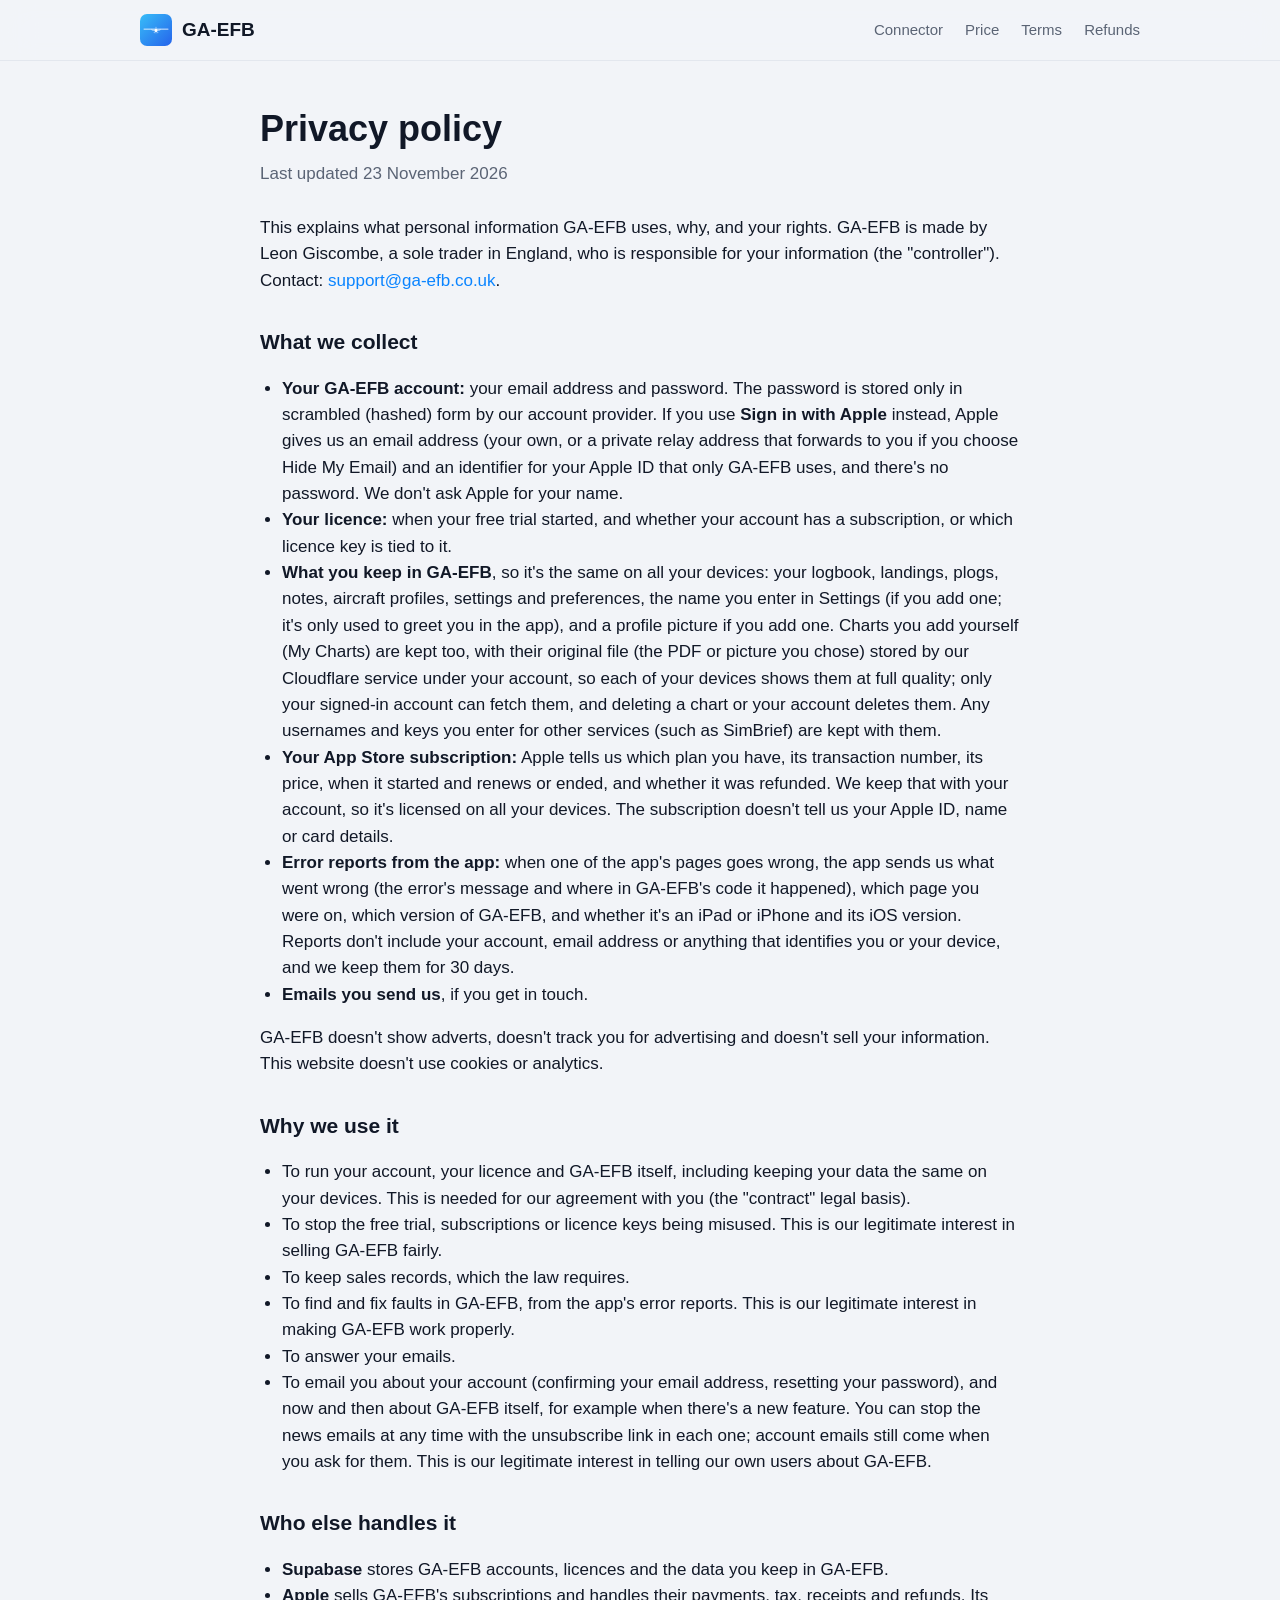
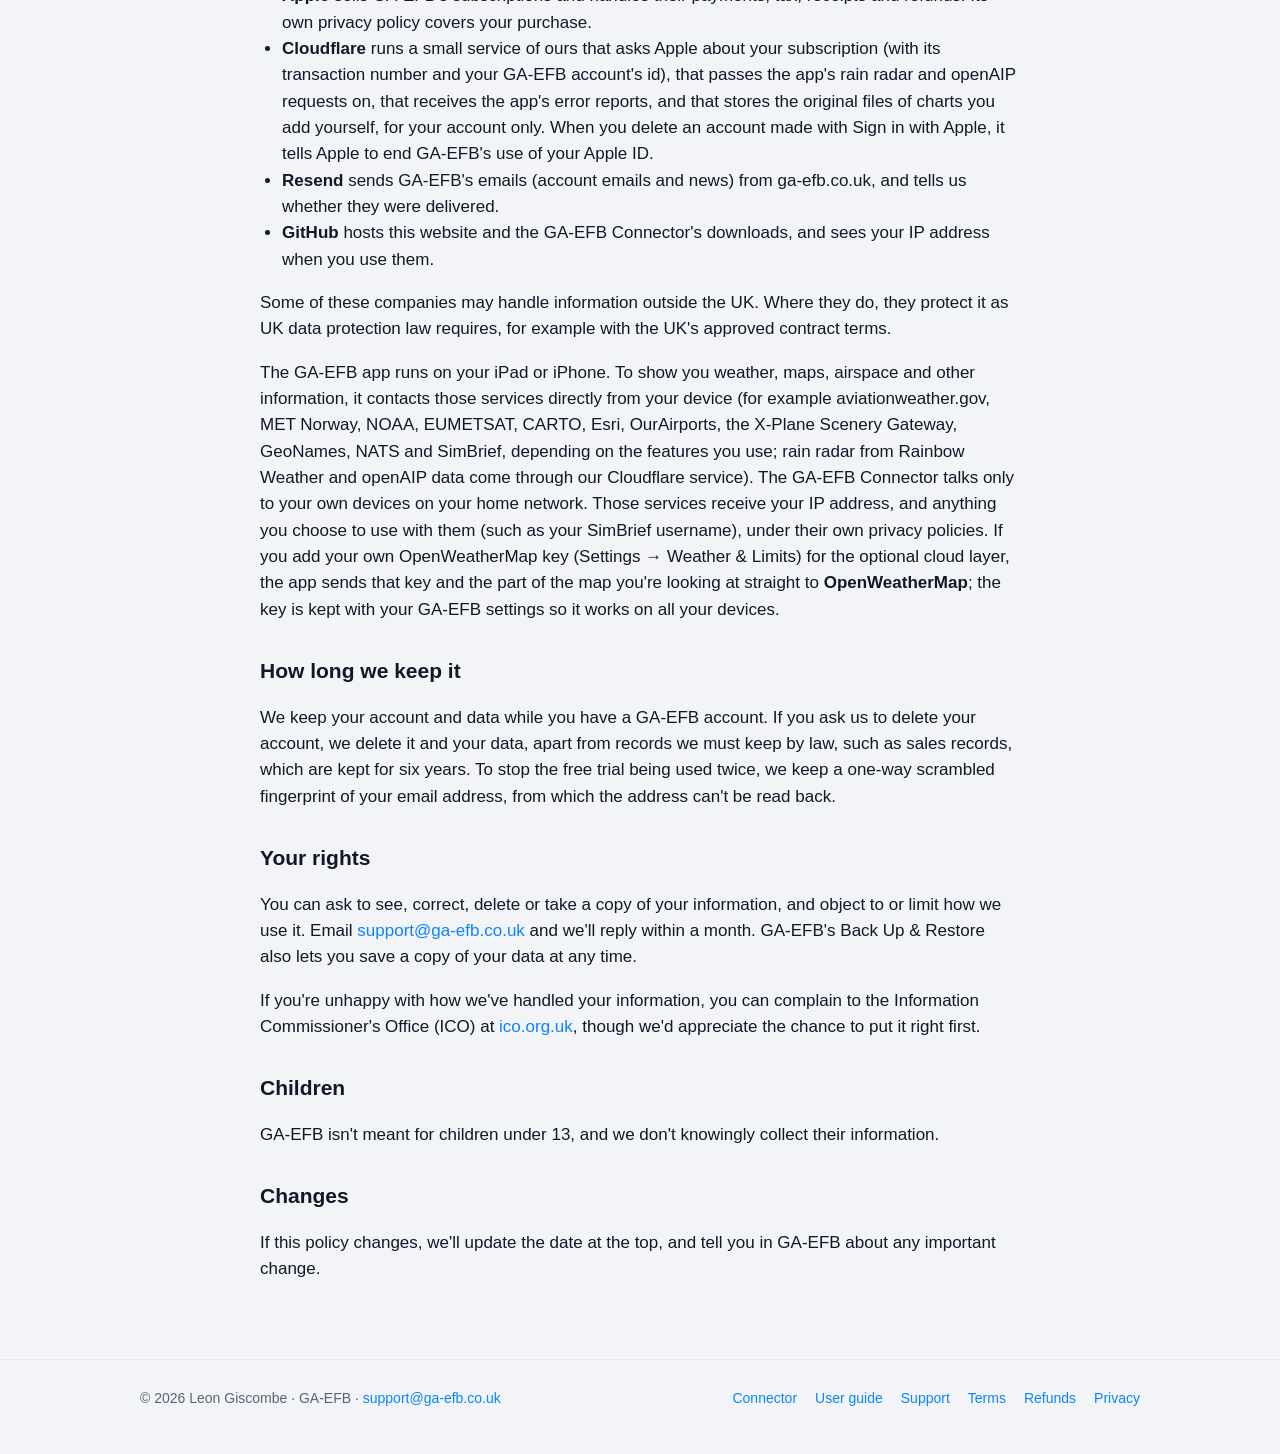
<file: privacy.html>
<!doctype html>
<html lang="en-GB">
<head>
  <meta charset="utf-8">
  <meta name="viewport" content="width=device-width, initial-scale=1">
  <title>Privacy policy – GA-EFB</title>
  <link rel="icon" href="images/favicon-32.png" type="image/png" sizes="32x32">
  <link rel="apple-touch-icon" href="images/apple-touch-icon.png">
  <link rel="stylesheet" href="style.css">
</head>
<body>
  <header class="top">
    <div class="wrap">
      <a class="brand" href="./"><img src="images/logo.svg" alt="">GA-EFB</a>
      <nav><a href="connector.html">Connector</a><a href="./#price">Price</a><a href="terms.html">Terms</a><a href="refunds.html">Refunds</a></nav>
    </div>
  </header>

  <main class="wrap">
    <article class="doc">
      <h1>Privacy policy</h1>
      <p class="updated">Last updated 23 November 2026</p>

      <p>This explains what personal information GA-EFB uses, why, and your rights. GA-EFB is made by Leon Giscombe, a sole trader in England, who is responsible for your information (the "controller"). Contact: <a href="mailto:support@ga-efb.co.uk">support@ga-efb.co.uk</a>.</p>

      <h2>What we collect</h2>
      <ul>
        <li><strong>Your GA-EFB account:</strong> your email address and password. The password is stored only in scrambled (hashed) form by our account provider. If you use <strong>Sign in with Apple</strong> instead, Apple gives us an email address (your own, or a private relay address that forwards to you if you choose Hide My Email) and an identifier for your Apple ID that only GA-EFB uses, and there's no password. We don't ask Apple for your name.</li>
        <li><strong>Your licence:</strong> when your free trial started, and whether your account has a subscription, or which licence key is tied to it.</li>
        <li><strong>What you keep in GA-EFB</strong>, so it's the same on all your devices: your logbook, landings, plogs, notes, aircraft profiles, settings and preferences, the name you enter in Settings (if you add one; it's only used to greet you in the app), and a profile picture if you add one. Charts you add yourself (My Charts) are kept too, with their original file (the PDF or picture you chose) stored by our Cloudflare service under your account, so each of your devices shows them at full quality; only your signed-in account can fetch them, and deleting a chart or your account deletes them. Any usernames and keys you enter for other services (such as SimBrief) are kept with them.</li>
        <li><strong>Your App Store subscription:</strong> Apple tells us which plan you have, its transaction number, its price, when it started and renews or ended, and whether it was refunded. We keep that with your account, so it's licensed on all your devices. The subscription doesn't tell us your Apple ID, name or card details.</li>
        <li><strong>Error reports from the app:</strong> when one of the app's pages goes wrong, the app sends us what went wrong (the error's message and where in GA-EFB's code it happened), which page you were on, which version of GA-EFB, and whether it's an iPad or iPhone and its iOS version. Reports don't include your account, email address or anything that identifies you or your device, and we keep them for 30 days.</li>
        <li><strong>Emails you send us</strong>, if you get in touch.</li>
      </ul>
      <p>GA-EFB doesn't show adverts, doesn't track you for advertising and doesn't sell your information. This website doesn't use cookies or analytics.</p>

      <h2>Why we use it</h2>
      <ul>
        <li>To run your account, your licence and GA-EFB itself, including keeping your data the same on your devices. This is needed for our agreement with you (the "contract" legal basis).</li>
        <li>To stop the free trial, subscriptions or licence keys being misused. This is our legitimate interest in selling GA-EFB fairly.</li>
        <li>To keep sales records, which the law requires.</li>
        <li>To find and fix faults in GA-EFB, from the app's error reports. This is our legitimate interest in making GA-EFB work properly.</li>
        <li>To answer your emails.</li>
        <li>To email you about your account (confirming your email address, resetting your password), and now and then about GA-EFB itself, for example when there's a new feature. You can stop the news emails at any time with the unsubscribe link in each one; account emails still come when you ask for them. This is our legitimate interest in telling our own users about GA-EFB.</li>
      </ul>

      <h2>Who else handles it</h2>
      <ul>
        <li><strong>Supabase</strong> stores GA-EFB accounts, licences and the data you keep in GA-EFB.</li>
        <li><strong>Apple</strong> sells GA-EFB's subscriptions and handles their payments, tax, receipts and refunds. Its own privacy policy covers your purchase.</li>
        <li><strong>Cloudflare</strong> runs a small service of ours that asks Apple about your subscription (with its transaction number and your GA-EFB account's id), that passes the app's rain radar and openAIP requests on, that receives the app's error reports, and that stores the original files of charts you add yourself, for your account only. When you delete an account made with Sign in with Apple, it tells Apple to end GA-EFB's use of your Apple ID.</li>
        <li><strong>Resend</strong> sends GA-EFB's emails (account emails and news) from ga-efb.co.uk, and tells us whether they were delivered.</li>
        <li><strong>GitHub</strong> hosts this website and the GA-EFB Connector's downloads, and sees your IP address when you use them.</li>
      </ul>
      <p>Some of these companies may handle information outside the UK. Where they do, they protect it as UK data protection law requires, for example with the UK's approved contract terms.</p>
      <p>The GA-EFB app runs on your iPad or iPhone. To show you weather, maps, airspace and other information, it contacts those services directly from your device (for example aviationweather.gov, MET Norway, NOAA, EUMETSAT, CARTO, Esri, OurAirports, the X-Plane Scenery Gateway, GeoNames, NATS and SimBrief, depending on the features you use; rain radar from Rainbow Weather and openAIP data come through our Cloudflare service). The GA-EFB Connector talks only to your own devices on your home network. Those services receive your IP address, and anything you choose to use with them (such as your SimBrief username), under their own privacy policies. If you add your own OpenWeatherMap key (Settings → Weather &amp; Limits) for the optional cloud layer, the app sends that key and the part of the map you're looking at straight to <strong>OpenWeatherMap</strong>; the key is kept with your GA-EFB settings so it works on all your devices.</p>

      <h2>How long we keep it</h2>
      <p>We keep your account and data while you have a GA-EFB account. If you ask us to delete your account, we delete it and your data, apart from records we must keep by law, such as sales records, which are kept for six years. To stop the free trial being used twice, we keep a one-way scrambled fingerprint of your email address, from which the address can't be read back.</p>

      <h2>Your rights</h2>
      <p>You can ask to see, correct, delete or take a copy of your information, and object to or limit how we use it. Email <a href="mailto:support@ga-efb.co.uk">support@ga-efb.co.uk</a> and we'll reply within a month. GA-EFB's Back Up &amp; Restore also lets you save a copy of your data at any time.</p>
      <p>If you're unhappy with how we've handled your information, you can complain to the Information Commissioner's Office (ICO) at <a href="https://ico.org.uk">ico.org.uk</a>, though we'd appreciate the chance to put it right first.</p>

      <h2>Children</h2>
      <p>GA-EFB isn't meant for children under 13, and we don't knowingly collect their information.</p>

      <h2>Changes</h2>
      <p>If this policy changes, we'll update the date at the top, and tell you in GA-EFB about any important change.</p>
    </article>
  </main>

  <footer>
    <div class="wrap">
      <span>© 2026 Leon Giscombe · GA-EFB · <a href="mailto:support@ga-efb.co.uk">support@ga-efb.co.uk</a></span>
      <nav><a href="connector.html">Connector</a><a href="guide.html">User guide</a><a href="support.html">Support</a><a href="terms.html">Terms</a><a href="refunds.html">Refunds</a><a href="privacy.html">Privacy</a></nav>
    </div>
  </footer>
</body>
</html>
</file>
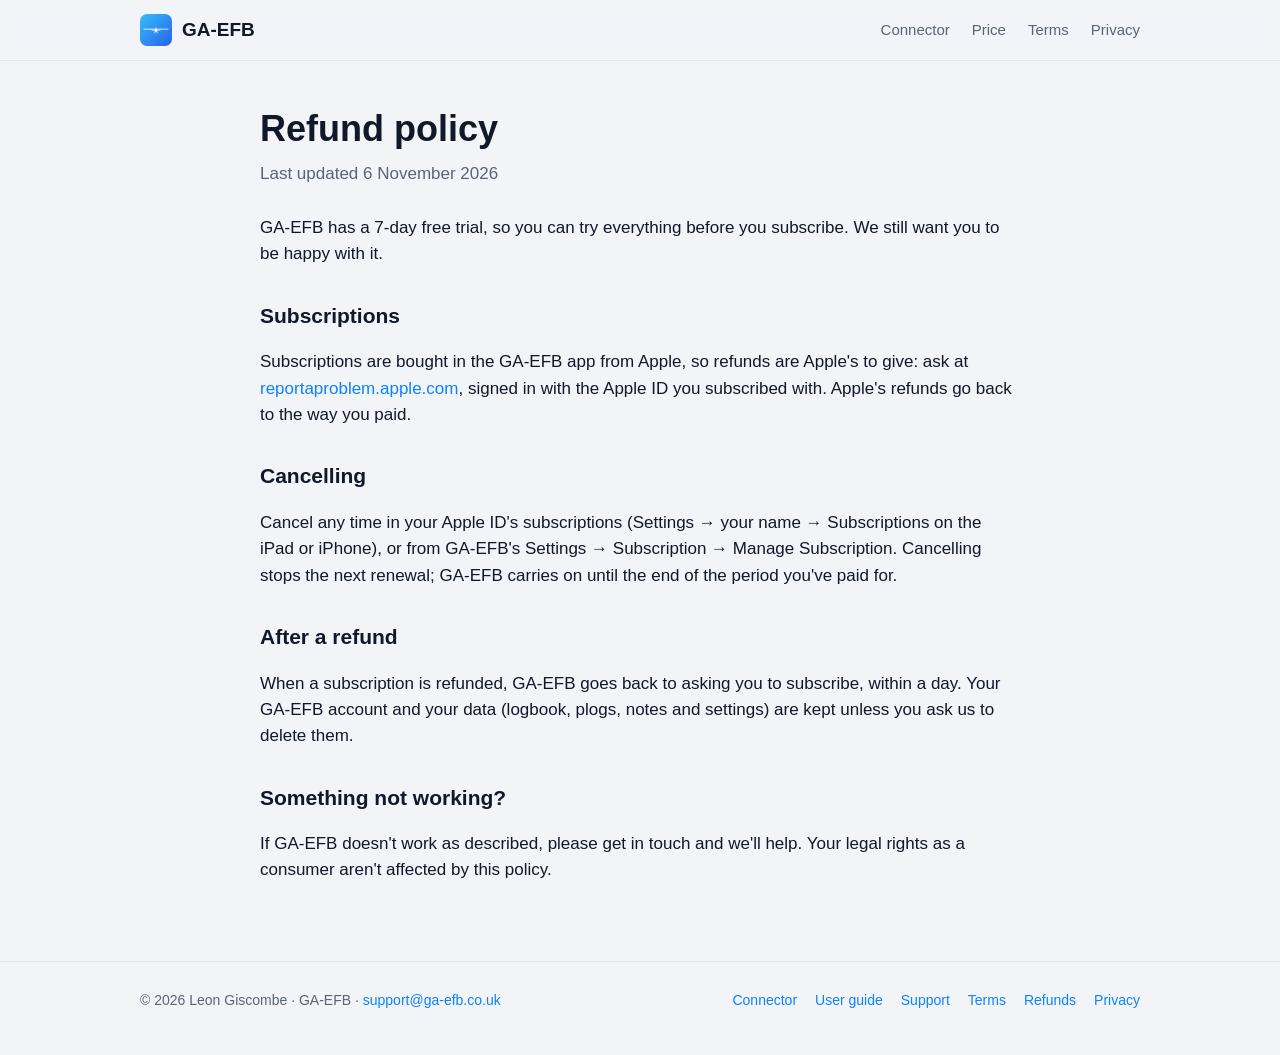
<file: refunds.html>
<!doctype html>
<html lang="en-GB">
<head>
  <meta charset="utf-8">
  <meta name="viewport" content="width=device-width, initial-scale=1">
  <title>Refund policy – GA-EFB</title>
  <link rel="icon" href="images/favicon-32.png" type="image/png" sizes="32x32">
  <link rel="apple-touch-icon" href="images/apple-touch-icon.png">
  <link rel="stylesheet" href="style.css">
</head>
<body>
  <header class="top">
    <div class="wrap">
      <a class="brand" href="./"><img src="images/logo.svg" alt="">GA-EFB</a>
      <nav><a href="connector.html">Connector</a><a href="./#price">Price</a><a href="terms.html">Terms</a><a href="privacy.html">Privacy</a></nav>
    </div>
  </header>

  <main class="wrap">
    <article class="doc">
      <h1>Refund policy</h1>
      <p class="updated">Last updated 6 November 2026</p>

      <p>GA-EFB has a 7-day free trial, so you can try everything before you subscribe. We still want you to be happy with it.</p>

      <h2>Subscriptions</h2>
      <p>Subscriptions are bought in the GA-EFB app from Apple, so refunds are Apple's to give: ask at <a href="https://reportaproblem.apple.com/">reportaproblem.apple.com</a>, signed in with the Apple ID you subscribed with. Apple's refunds go back to the way you paid.</p>

      <h2>Cancelling</h2>
      <p>Cancel any time in your Apple ID's subscriptions (Settings → your name → Subscriptions on the iPad or iPhone), or from GA-EFB's Settings → Subscription → Manage Subscription. Cancelling stops the next renewal; GA-EFB carries on until the end of the period you've paid for.</p>

      <h2>After a refund</h2>
      <p>When a subscription is refunded, GA-EFB goes back to asking you to subscribe, within a day. Your GA-EFB account and your data (logbook, plogs, notes and settings) are kept unless you ask us to delete them.</p>

      <h2>Something not working?</h2>
      <p>If GA-EFB doesn't work as described, please get in touch and we'll help. Your legal rights as a consumer aren't affected by this policy.</p>
    </article>
  </main>

  <footer>
    <div class="wrap">
      <span>© 2026 Leon Giscombe · GA-EFB · <a href="mailto:support@ga-efb.co.uk">support@ga-efb.co.uk</a></span>
      <nav><a href="connector.html">Connector</a><a href="guide.html">User guide</a><a href="support.html">Support</a><a href="terms.html">Terms</a><a href="refunds.html">Refunds</a><a href="privacy.html">Privacy</a></nav>
    </div>
  </footer>
</body>
</html>
</file>
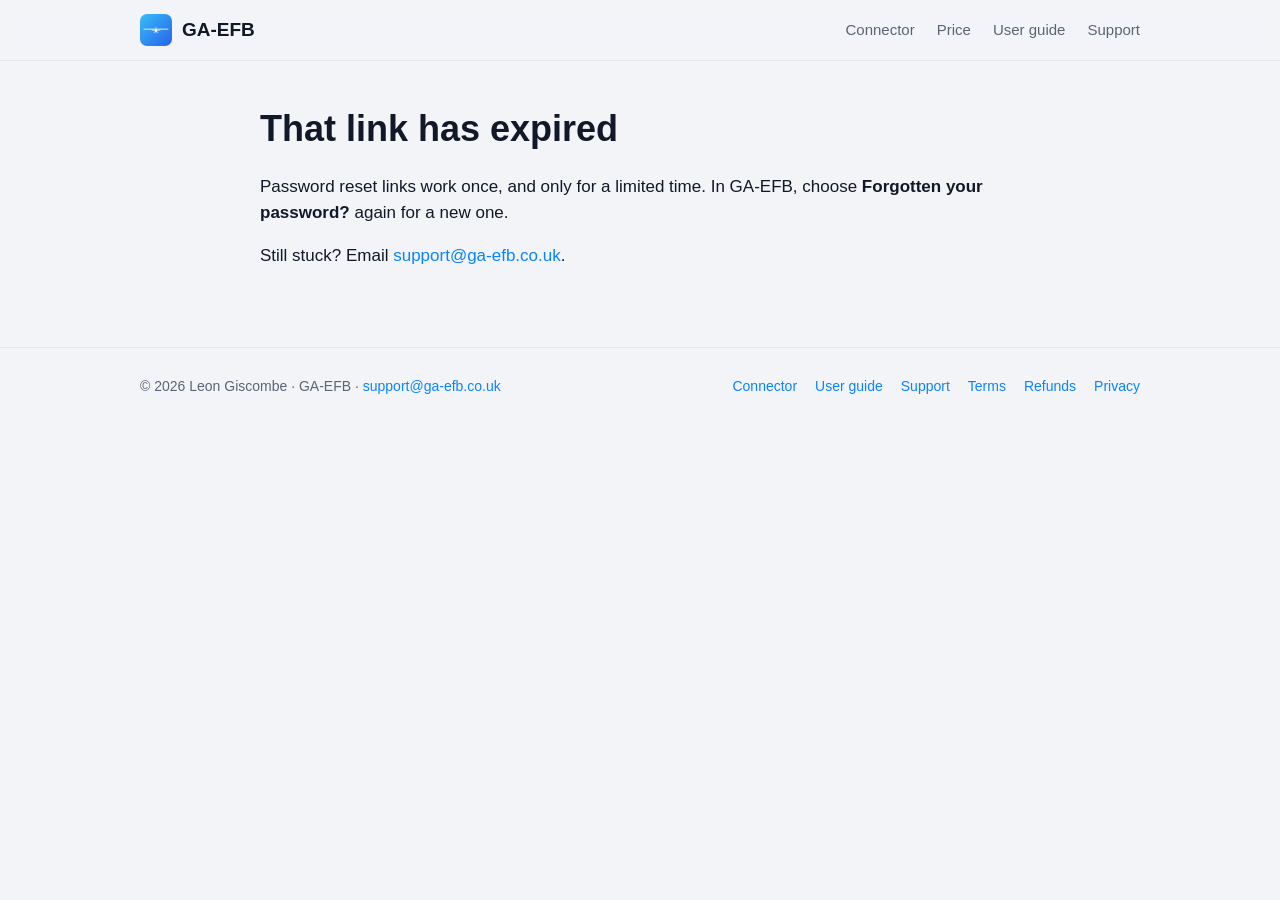
<file: reset.html>
<!doctype html>
<html lang="en-GB">
<head>
  <meta charset="utf-8">
  <meta name="viewport" content="width=device-width, initial-scale=1">
  <meta name="robots" content="noindex">
  <meta name="referrer" content="no-referrer">
  <title>Reset Password – GA-EFB</title>
  <meta name="description" content="Choose a new password for your GA-EFB Account.">
  <link rel="icon" href="images/favicon-32.png" type="image/png" sizes="32x32">
  <link rel="apple-touch-icon" href="images/apple-touch-icon.png">
  <link rel="stylesheet" href="style.css">
  <style>
    .reset-form { display: grid; gap: 12px; max-width: 420px; margin: 20px 0; }
    .reset-form input { font: inherit; padding: 13px 14px; border: 1px solid #cbd5e1; border-radius: 10px; background: #fff; color: #0f172a; }
    .reset-form button { font: inherit; font-weight: 600; padding: 14px; border: 0; border-radius: 10px; background: #2563eb; color: #fff; cursor: pointer; }
    .reset-form button:disabled { opacity: 0.55; cursor: default; }
    .reset-error { color: #b91c1c; margin: 0; }
  </style>
</head>
<body>
  <header class="top">
    <div class="wrap">
      <a class="brand" href="./"><img src="images/logo.svg" alt="">GA-EFB</a>
      <nav><a href="connector.html">Connector</a><a href="./#price">Price</a><a href="guide.html">User guide</a><a href="support.html">Support</a></nav>
    </div>
  </header>

  <main class="wrap">
    <article class="doc guide">
      <!-- The "Reset Password" email's button opens this page with ?token_hash=...&type=recovery.
           The link is only used when the new password is saved (not when the page opens), so an
           email app checking the link first can't use it up. -->
      <div id="choose" hidden>
        <h1>Choose a new password</h1>
        <p>For your GA-EFB Account. Use 8 or more characters.</p>
        <form class="reset-form" id="form">
          <input type="password" id="pw" placeholder="New password" autocomplete="new-password" minlength="8" required>
          <input type="password" id="pw2" placeholder="Confirm new password" autocomplete="new-password" minlength="8" required>
          <p class="reset-error" id="err" hidden></p>
          <button type="submit" id="save">Save New Password</button>
        </form>
      </div>
      <div id="done" hidden>
        <h1>Your password is changed</h1>
        <p>Go back to GA-EFB and sign in with your email and your new password.</p>
        <p>You can close this page.</p>
      </div>
      <div id="expired" hidden>
        <h1>That link has expired</h1>
        <p>Password reset links work once, and only for a limited time. In GA-EFB, choose <strong>Forgotten your password?</strong> again for a new one.</p>
        <p>Still stuck? Email <a href="mailto:support@ga-efb.co.uk?subject=GA-EFB%20password">support@ga-efb.co.uk</a>.</p>
      </div>
    </article>
  </main>

  <footer>
    <div class="wrap">
      <span>© 2026 Leon Giscombe · GA-EFB · <a href="mailto:support@ga-efb.co.uk">support@ga-efb.co.uk</a></span>
      <nav><a href="connector.html">Connector</a><a href="guide.html">User guide</a><a href="support.html">Support</a><a href="terms.html">Terms</a><a href="refunds.html">Refunds</a><a href="privacy.html">Privacy</a></nav>
    </div>
  </footer>
  <script>
    (function () {
      // GA-EFB's account service (the same address and public key as the dashboard).
      var ACCOUNTS = "https://gzdxvcrhfmlbgbziykjk.supabase.co/auth/v1";
      var KEY = "sb_publishable_KrYVpUmemtBqKSsYkY43pw_LOD3PrFI";
      var q = new URLSearchParams(location.search);
      var tokenHash = q.get("token_hash");
      // The link's token stays only in this page's memory, not in the address bar or history.
      if (location.search || location.hash) history.replaceState(null, "", location.pathname);
      function show(id) {
        ["choose", "done", "expired"].forEach(function (x) { document.getElementById(x).hidden = x !== id; });
      }
      if (!tokenHash) return show("expired");
      show("choose");

      function call(path, body, token, method) {
        var headers = { apikey: KEY, "Content-Type": "application/json" };
        if (token) headers.Authorization = "Bearer " + token;
        return fetch(ACCOUNTS + path, { method: method || "POST", headers: headers, body: JSON.stringify(body) }).then(function (r) {
          return r.json().catch(function () { return {}; }).then(function (j) {
            if (!r.ok) { var e = new Error(j.msg || j.error_description || j.message || "Something went wrong."); e.code = j.error_code || j.code; throw e; }
            return j;
          });
        });
      }
      var form = document.getElementById("form"), err = document.getElementById("err"), save = document.getElementById("save");
      // Once the link is used, its session is kept here in case the password needs another go.
      var session = null;
      form.addEventListener("submit", function (e) {
        e.preventDefault();
        var pw = document.getElementById("pw").value, pw2 = document.getElementById("pw2").value;
        err.hidden = true;
        if (pw.length < 8) { err.textContent = "Use 8 or more characters."; err.hidden = false; return; }
        if (pw !== pw2) { err.textContent = "The passwords don't match."; err.hidden = false; return; }
        save.disabled = true; save.textContent = "Saving…";
        (session ? Promise.resolve(session) : call("/verify", { type: "recovery", token_hash: tokenHash }).then(function (s) { session = s; return s; }))
          .then(function (s) { return call("/user", { password: pw }, s.access_token, "PUT").then(function () { return s; }); })
          .then(function (s) {
            // Ends this page's own sign-in; the app's isn't touched.
            call("/logout?scope=local", {}, s.access_token).catch(function () {});
            show("done");
          })
          .catch(function (x) {
            save.disabled = false; save.textContent = "Save New Password";
            if (!session && (x.code === "otp_expired" || x.code === "otp_disabled" || /expired|invalid/i.test(x.message))) return show("expired");
            err.textContent = x.code === "weak_password" ? "Choose a longer, harder to guess password."
              : x.code === "same_password" ? "Choose a password different from your old one."
              : x.message;
            err.hidden = false;
          });
      });
    })();
  </script>
</body>
</html>
</file>
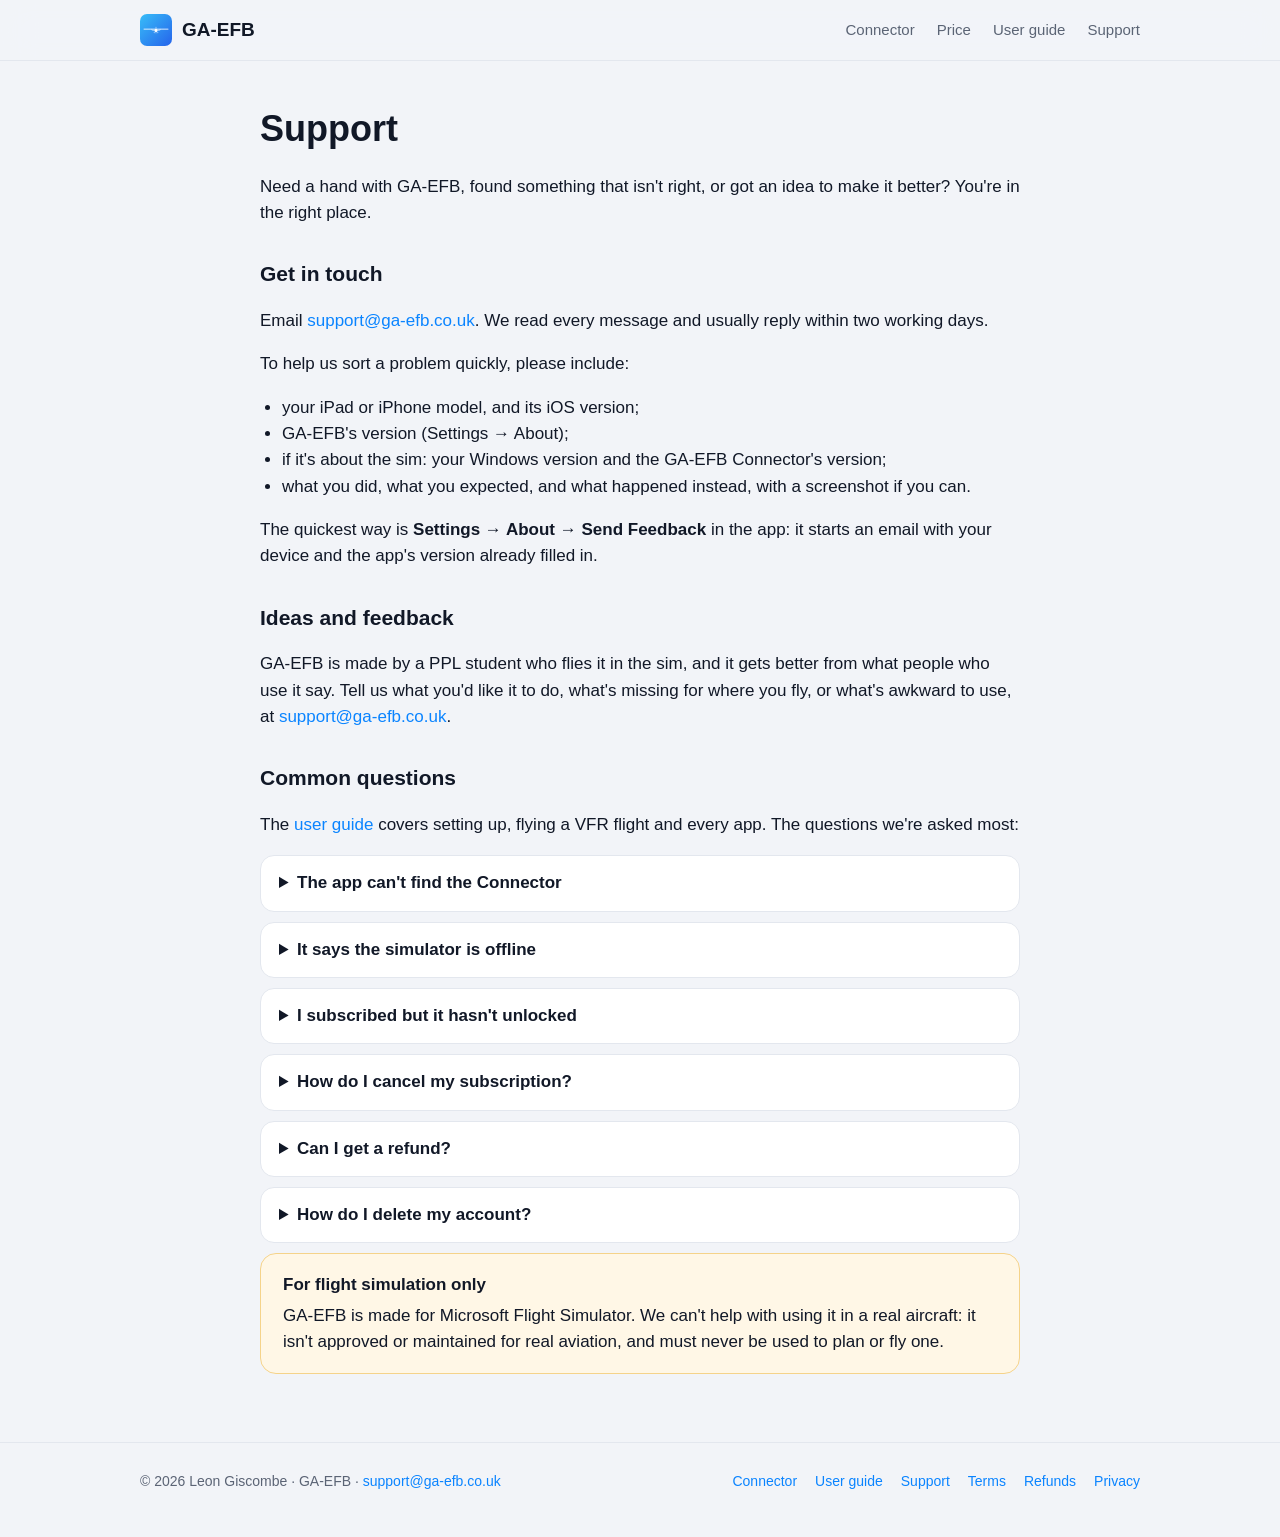
<file: support.html>
<!doctype html>
<html lang="en-GB">
<head>
  <meta charset="utf-8">
  <meta name="viewport" content="width=device-width, initial-scale=1">
  <title>Support – GA-EFB</title>
  <meta name="description" content="Help with GA-EFB, the EFB for Microsoft Flight Simulator 2024: setting up, the Connector, subscriptions, and how to send feedback or report a problem.">
  <link rel="icon" href="images/favicon-32.png" type="image/png" sizes="32x32">
  <link rel="apple-touch-icon" href="images/apple-touch-icon.png">
  <link rel="stylesheet" href="style.css">
</head>
<body>
  <header class="top">
    <div class="wrap">
      <a class="brand" href="./"><img src="images/logo.svg" alt="">GA-EFB</a>
      <nav><a href="connector.html">Connector</a><a href="./#price">Price</a><a href="guide.html">User guide</a><a href="support.html">Support</a></nav>
    </div>
  </header>

  <main class="wrap">
    <article class="doc guide">
      <h1>Support</h1>
      <p>Need a hand with GA-EFB, found something that isn't right, or got an idea to make it better? You're in the right place.</p>

      <h2 id="contact">Get in touch</h2>
      <p>Email <a href="mailto:support@ga-efb.co.uk?subject=GA-EFB%20support">support@ga-efb.co.uk</a>. We read every message and usually reply within two working days.</p>
      <p>To help us sort a problem quickly, please include:</p>
      <ul>
        <li>your iPad or iPhone model, and its iOS version;</li>
        <li>GA-EFB's version (Settings → About);</li>
        <li>if it's about the sim: your Windows version and the GA-EFB Connector's version;</li>
        <li>what you did, what you expected, and what happened instead, with a screenshot if you can.</li>
      </ul>
      <p>The quickest way is <strong>Settings → About → Send Feedback</strong> in the app: it starts an email with your device and the app's version already filled in.</p>

      <h2 id="feedback">Ideas and feedback</h2>
      <p>GA-EFB is made by a PPL student who flies it in the sim, and it gets better from what people who use it say. Tell us what you'd like it to do, what's missing for where you fly, or what's awkward to use, at <a href="mailto:support@ga-efb.co.uk?subject=GA-EFB%20feedback">support@ga-efb.co.uk</a>.</p>

      <h2 id="help">Common questions</h2>
      <p>The <a href="guide.html">user guide</a> covers setting up, flying a VFR flight and every app. The questions we're asked most:</p>
      <details><summary>The app can't find the Connector</summary>
        <ul>
          <li>Check the iPad or iPhone and the PC are on the <strong>same Wi-Fi</strong> (not a guest network or mobile data).</li>
          <li>Check the Connector is running: open <em>GA-EFB Connector</em> from the Start menu.</li>
          <li>The Windows firewall may be blocking it: see <a href="guide.html#help">Problems and how to fix them</a> in the guide.</li>
          <li>Still not connecting? Unpair it in the Connector and in Settings → Simulator, then pair again.</li>
        </ul>
      </details>
      <details><summary>It says the simulator is offline</summary>
        <p>The Connector connects to MSFS 2024 by itself once the sim is running. Give it a few seconds, and check you're in a flight rather than the main menu.</p>
      </details>
      <details><summary>I subscribed but it hasn't unlocked</summary>
        <p>Go to Settings → Subscription and press <em>Restore Purchases</em>. If you subscribed while signed in to a different GA-EFB account, sign in with that one. Still locked? Email us.</p>
      </details>
      <details><summary>How do I cancel my subscription?</summary>
        <p>In GA-EFB's Settings → Subscription → <em>Manage Subscription</em>, or your Apple ID's subscriptions (Settings → your name → Subscriptions on the iPad or iPhone). GA-EFB carries on until the end of the period you've paid for.</p>
      </details>
      <details><summary>Can I get a refund?</summary>
        <p>Subscriptions are sold by Apple, so ask Apple at <a href="https://reportaproblem.apple.com/">reportaproblem.apple.com</a>. See the <a href="refunds.html">refund policy</a>.</p>
      </details>
      <details><summary>How do I delete my account?</summary>
        <p>In the app, Settings → your account → <em>Delete Account</em>. Or email us from the address you signed up with and we'll delete it. See the <a href="privacy.html">privacy policy</a>.</p>
      </details>

      <div class="sim-only">
        <strong>For flight simulation only</strong>
        GA-EFB is made for Microsoft Flight Simulator. We can't help with using it in a real aircraft: it isn't approved or maintained for real aviation, and must never be used to plan or fly one.
      </div>
    </article>
  </main>

  <footer>
    <div class="wrap">
      <span>© 2026 Leon Giscombe · GA-EFB · <a href="mailto:support@ga-efb.co.uk">support@ga-efb.co.uk</a></span>
      <nav><a href="connector.html">Connector</a><a href="guide.html">User guide</a><a href="support.html">Support</a><a href="terms.html">Terms</a><a href="refunds.html">Refunds</a><a href="privacy.html">Privacy</a></nav>
    </div>
  </footer>
</body>
</html>
</file>
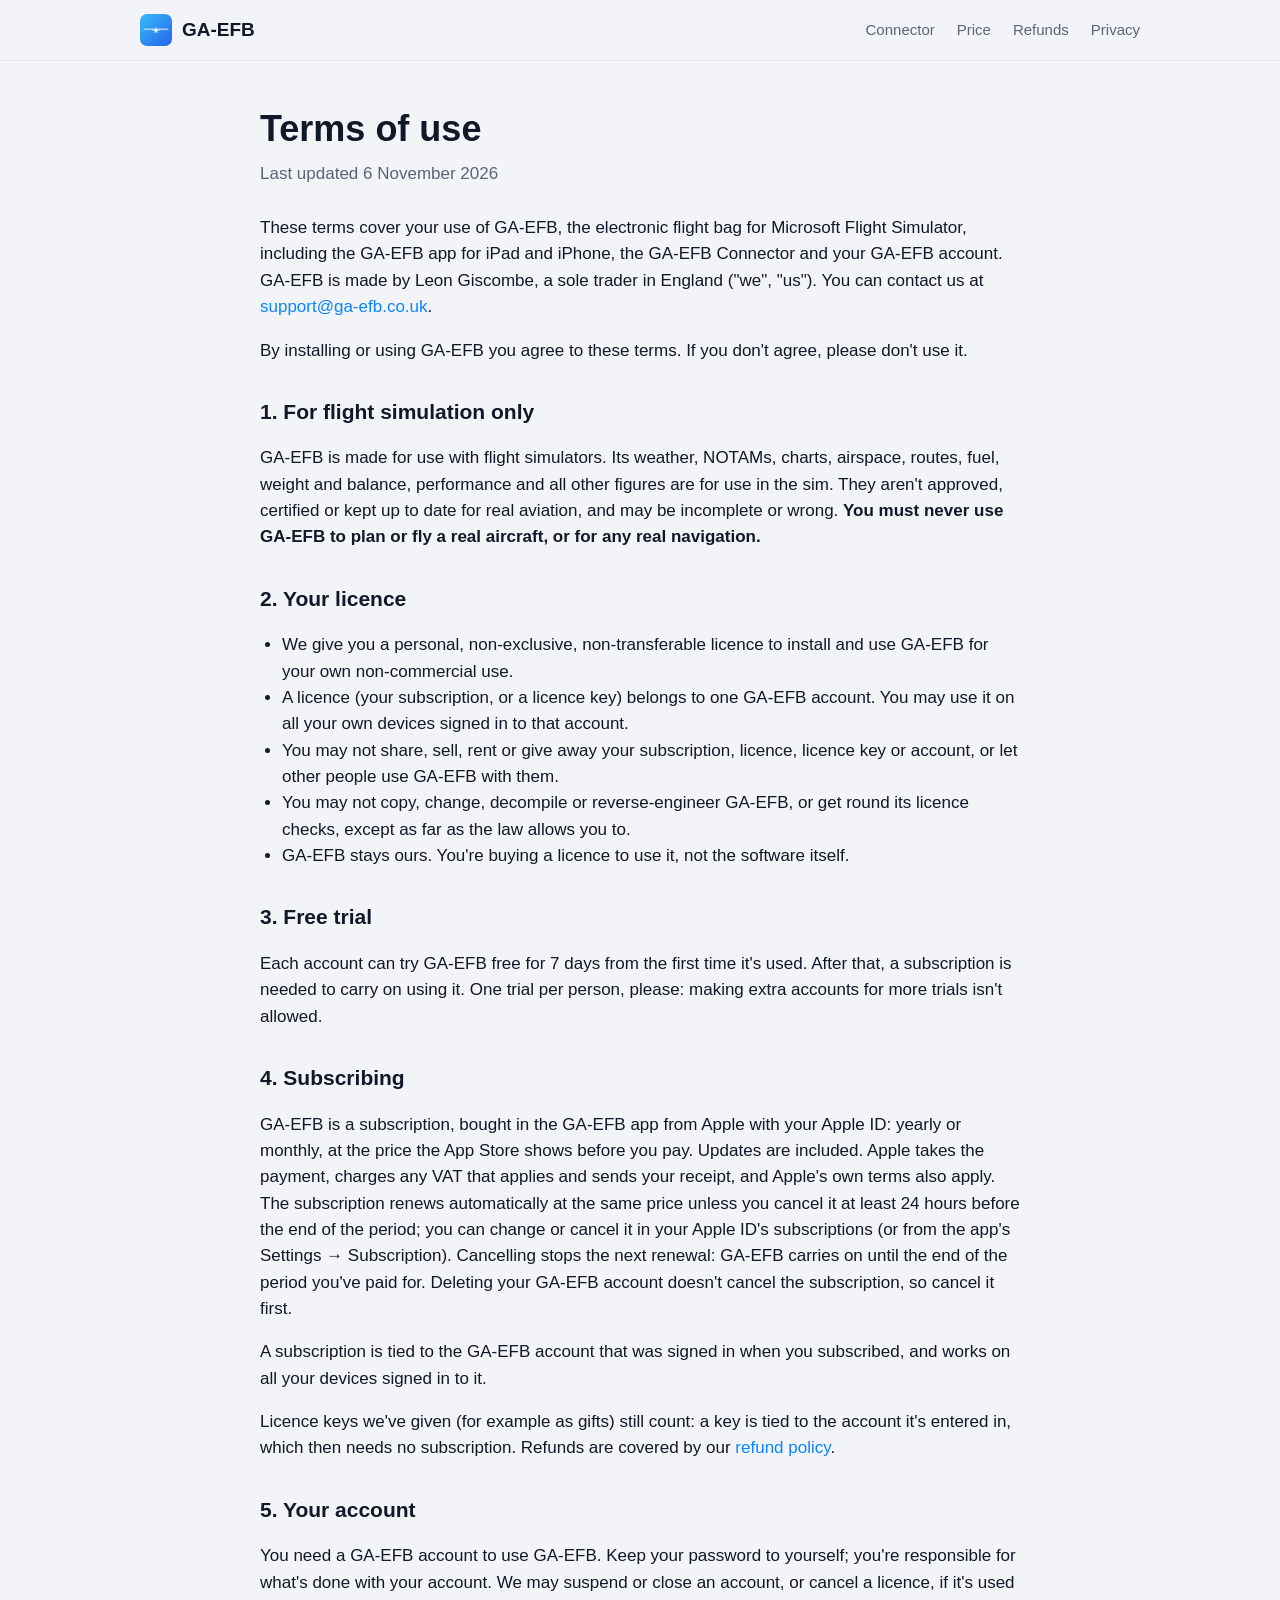
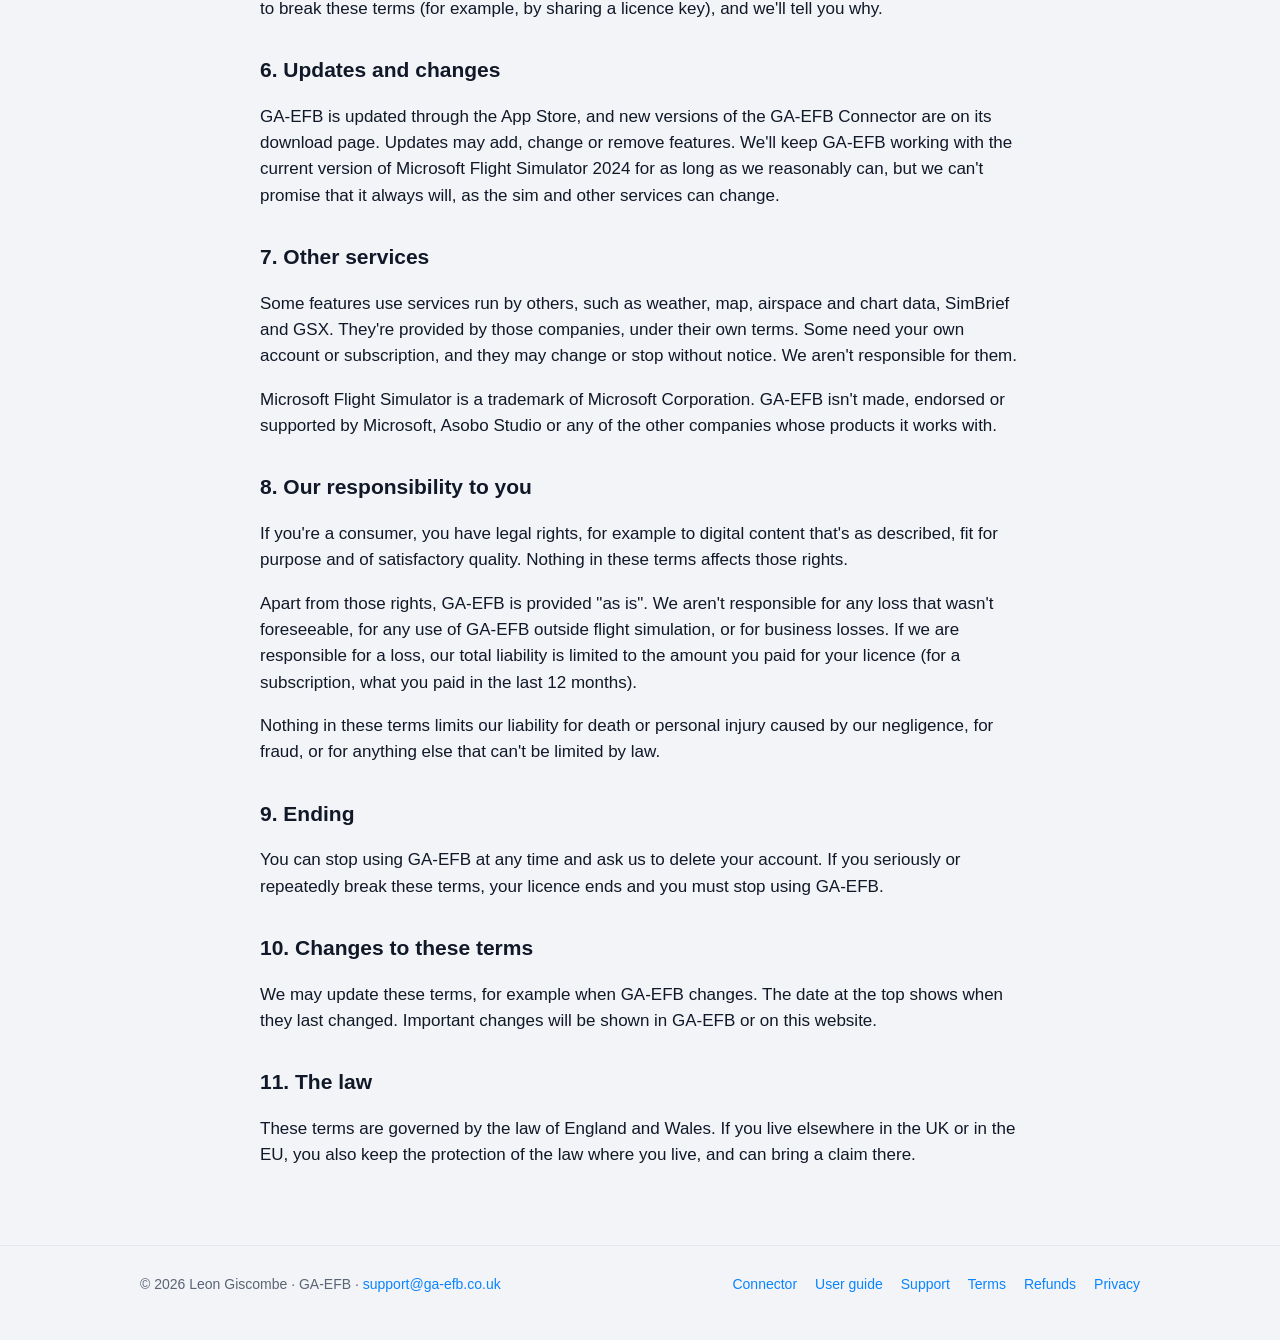
<file: terms.html>
<!doctype html>
<html lang="en-GB">
<head>
  <meta charset="utf-8">
  <meta name="viewport" content="width=device-width, initial-scale=1">
  <title>Terms of use – GA-EFB</title>
  <link rel="icon" href="images/favicon-32.png" type="image/png" sizes="32x32">
  <link rel="apple-touch-icon" href="images/apple-touch-icon.png">
  <link rel="stylesheet" href="style.css">
</head>
<body>
  <header class="top">
    <div class="wrap">
      <a class="brand" href="./"><img src="images/logo.svg" alt="">GA-EFB</a>
      <nav><a href="connector.html">Connector</a><a href="./#price">Price</a><a href="refunds.html">Refunds</a><a href="privacy.html">Privacy</a></nav>
    </div>
  </header>

  <main class="wrap">
    <article class="doc">
      <h1>Terms of use</h1>
      <p class="updated">Last updated 6 November 2026</p>

      <p>These terms cover your use of GA-EFB, the electronic flight bag for Microsoft Flight Simulator, including the GA-EFB app for iPad and iPhone, the GA-EFB Connector and your GA-EFB account. GA-EFB is made by Leon Giscombe, a sole trader in England ("we", "us"). You can contact us at <a href="mailto:support@ga-efb.co.uk">support@ga-efb.co.uk</a>.</p>
      <p>By installing or using GA-EFB you agree to these terms. If you don't agree, please don't use it.</p>

      <h2>1. For flight simulation only</h2>
      <p>GA-EFB is made for use with flight simulators. Its weather, NOTAMs, charts, airspace, routes, fuel, weight and balance, performance and all other figures are for use in the sim. They aren't approved, certified or kept up to date for real aviation, and may be incomplete or wrong. <strong>You must never use GA-EFB to plan or fly a real aircraft, or for any real navigation.</strong></p>

      <h2>2. Your licence</h2>
      <ul>
        <li>We give you a personal, non-exclusive, non-transferable licence to install and use GA-EFB for your own non-commercial use.</li>
        <li>A licence (your subscription, or a licence key) belongs to one GA-EFB account. You may use it on all your own devices signed in to that account.</li>
        <li>You may not share, sell, rent or give away your subscription, licence, licence key or account, or let other people use GA-EFB with them.</li>
        <li>You may not copy, change, decompile or reverse-engineer GA-EFB, or get round its licence checks, except as far as the law allows you to.</li>
        <li>GA-EFB stays ours. You're buying a licence to use it, not the software itself.</li>
      </ul>

      <h2>3. Free trial</h2>
      <p>Each account can try GA-EFB free for 7 days from the first time it's used. After that, a subscription is needed to carry on using it. One trial per person, please: making extra accounts for more trials isn't allowed.</p>

      <h2>4. Subscribing</h2>
      <p>GA-EFB is a subscription, bought in the GA-EFB app from Apple with your Apple ID: yearly or monthly, at the price the App Store shows before you pay. Updates are included. Apple takes the payment, charges any VAT that applies and sends your receipt, and Apple's own terms also apply. The subscription renews automatically at the same price unless you cancel it at least 24 hours before the end of the period; you can change or cancel it in your Apple ID's subscriptions (or from the app's Settings → Subscription). Cancelling stops the next renewal: GA-EFB carries on until the end of the period you've paid for. Deleting your GA-EFB account doesn't cancel the subscription, so cancel it first.</p>
      <p>A subscription is tied to the GA-EFB account that was signed in when you subscribed, and works on all your devices signed in to it.</p>
      <p>Licence keys we've given (for example as gifts) still count: a key is tied to the account it's entered in, which then needs no subscription. Refunds are covered by our <a href="refunds.html">refund policy</a>.</p>

      <h2>5. Your account</h2>
      <p>You need a GA-EFB account to use GA-EFB. Keep your password to yourself; you're responsible for what's done with your account. We may suspend or close an account, or cancel a licence, if it's used to break these terms (for example, by sharing a licence key), and we'll tell you why.</p>

      <h2>6. Updates and changes</h2>
      <p>GA-EFB is updated through the App Store, and new versions of the GA-EFB Connector are on its download page. Updates may add, change or remove features. We'll keep GA-EFB working with the current version of Microsoft Flight Simulator 2024 for as long as we reasonably can, but we can't promise that it always will, as the sim and other services can change.</p>

      <h2>7. Other services</h2>
      <p>Some features use services run by others, such as weather, map, airspace and chart data, SimBrief and GSX. They're provided by those companies, under their own terms. Some need your own account or subscription, and they may change or stop without notice. We aren't responsible for them.</p>
      <p>Microsoft Flight Simulator is a trademark of Microsoft Corporation. GA-EFB isn't made, endorsed or supported by Microsoft, Asobo Studio or any of the other companies whose products it works with.</p>

      <h2>8. Our responsibility to you</h2>
      <p>If you're a consumer, you have legal rights, for example to digital content that's as described, fit for purpose and of satisfactory quality. Nothing in these terms affects those rights.</p>
      <p>Apart from those rights, GA-EFB is provided "as is". We aren't responsible for any loss that wasn't foreseeable, for any use of GA-EFB outside flight simulation, or for business losses. If we are responsible for a loss, our total liability is limited to the amount you paid for your licence (for a subscription, what you paid in the last 12 months).</p>
      <p>Nothing in these terms limits our liability for death or personal injury caused by our negligence, for fraud, or for anything else that can't be limited by law.</p>

      <h2>9. Ending</h2>
      <p>You can stop using GA-EFB at any time and ask us to delete your account. If you seriously or repeatedly break these terms, your licence ends and you must stop using GA-EFB.</p>

      <h2>10. Changes to these terms</h2>
      <p>We may update these terms, for example when GA-EFB changes. The date at the top shows when they last changed. Important changes will be shown in GA-EFB or on this website.</p>

      <h2>11. The law</h2>
      <p>These terms are governed by the law of England and Wales. If you live elsewhere in the UK or in the EU, you also keep the protection of the law where you live, and can bring a claim there.</p>
    </article>
  </main>

  <footer>
    <div class="wrap">
      <span>© 2026 Leon Giscombe · GA-EFB · <a href="mailto:support@ga-efb.co.uk">support@ga-efb.co.uk</a></span>
      <nav><a href="connector.html">Connector</a><a href="guide.html">User guide</a><a href="support.html">Support</a><a href="terms.html">Terms</a><a href="refunds.html">Refunds</a><a href="privacy.html">Privacy</a></nav>
    </div>
  </footer>
</body>
</html>
</file>
<file: style.css>
/* GA-EFB's website: plain HTML and CSS, light and dark like the app. */
:root {
  --bg: #f2f4f8;
  --card: #ffffff;
  --text: #111827;
  --dim: #5b6475;
  --line: #e3e7ee;
  --accent: #0a84ff;
  --accent-2: #2563eb;
  --warn-bg: #fff7e6;
  --warn-line: #f5d38a;
  color-scheme: light dark;
}
@media (prefers-color-scheme: dark) {
  :root {
    --bg: #0b0f17;
    --card: #151b26;
    --text: #eef2f8;
    --dim: #9aa4b5;
    --line: #232b39;
    --accent: #3b9bff;
    --warn-bg: #2a2111;
    --warn-line: #6b5420;
  }
}
* { box-sizing: border-box; }
html { -webkit-text-size-adjust: 100%; }
body {
  margin: 0;
  background: var(--bg);
  color: var(--text);
  font: 17px/1.55 -apple-system, BlinkMacSystemFont, "Segoe UI", Roboto, Helvetica, Arial, sans-serif;
}
a { color: var(--accent); text-decoration: none; }
a:hover { text-decoration: underline; }
.wrap { max-width: 1040px; margin: 0 auto; padding: 0 20px; }

header.top { position: sticky; top: 0; z-index: 5; backdrop-filter: saturate(180%) blur(16px); -webkit-backdrop-filter: saturate(180%) blur(16px); background: color-mix(in srgb, var(--bg) 82%, transparent); border-bottom: 1px solid var(--line); }
header.top .wrap { display: flex; align-items: center; gap: 12px; height: 60px; }
.brand { display: flex; align-items: center; gap: 10px; font-weight: 700; color: var(--text); font-size: 19px; }
.brand img { width: 32px; height: 32px; }
.brand:hover { text-decoration: none; }
header.top nav { margin-left: auto; display: flex; gap: 22px; font-size: 15px; }
header.top nav a { color: var(--dim); }
@media (max-width: 640px) { header.top nav .hide-small { display: none; } header.top nav { gap: 14px; } }

.hero { text-align: center; padding-top: 72px; padding-bottom: 40px; }
.hero img.logo { width: 96px; height: 96px; filter: drop-shadow(0 10px 24px rgba(37, 99, 235, 0.35)); }
.hero h1 { font-size: clamp(34px, 6vw, 56px); line-height: 1.08; margin: 22px 0 12px; letter-spacing: -0.02em; }
.hero p.lead { font-size: clamp(18px, 2.4vw, 22px); color: var(--dim); max-width: 700px; margin: 0 auto 28px; }
.buttons { display: flex; gap: 12px; justify-content: center; flex-wrap: wrap; }
.btn { display: inline-flex; flex-direction: column; align-items: center; justify-content: center; min-width: 220px; padding: 12px 24px; border-radius: 14px; font-weight: 650; font-size: 17px; }
.btn small { font-weight: 500; font-size: 13px; opacity: 0.85; }
.btn.primary { background: linear-gradient(135deg, #38bdf8, var(--accent-2)); color: #fff; box-shadow: 0 8px 20px rgba(37, 99, 235, 0.3); }
.btn.secondary { background: var(--card); color: var(--text); border: 1px solid var(--line); }
.btn:hover { text-decoration: none; filter: brightness(1.05); }
[hidden] { display: none !important; }
.fine { color: var(--dim); font-size: 14px; margin-top: 14px; }

.shot { margin: 36px auto 0; max-width: 980px; }
.shot img { width: 100%; height: auto; border-radius: 22px; border: 8px solid #1c1f26; box-shadow: 0 30px 60px rgba(15, 23, 42, 0.25); display: block; }

section { padding: 56px 0; }
section h2 { font-size: clamp(26px, 4vw, 36px); margin: 0 0 10px; letter-spacing: -0.01em; text-align: center; }
section p.sub { text-align: center; color: var(--dim); max-width: 680px; margin: 0 auto 32px; }

.grid { display: grid; grid-template-columns: repeat(auto-fit, minmax(270px, 1fr)); gap: 16px; }
.card { background: var(--card); border: 1px solid var(--line); border-radius: 18px; padding: 22px; }
.card h3 { margin: 0 0 6px; font-size: 18px; }
.card p { margin: 0; color: var(--dim); font-size: 15.5px; }
.card p.fine { margin-top: 14px; font-size: 14px; }
.card .icon { font-size: 26px; margin-bottom: 8px; }

.pair { display: grid; grid-template-columns: 1fr 1fr; gap: 28px; align-items: center; }
.pair + .pair { margin-top: 48px; }
.pair img { width: 100%; height: auto; border-radius: 16px; border: 1px solid var(--line); box-shadow: 0 16px 36px rgba(15, 23, 42, 0.15); }
.pair h3 { font-size: 24px; margin: 0 0 8px; }
.pair p { color: var(--dim); margin: 0 0 10px; }
@media (max-width: 760px) { .pair { grid-template-columns: 1fr; } .pair.flip img { order: -1; } }

ol.steps { counter-reset: s; list-style: none; padding: 0; margin: 0 auto; max-width: 720px; }
ol.steps li { counter-increment: s; position: relative; padding: 14px 0 14px 56px; border-bottom: 1px solid var(--line); }
ol.steps li:last-child { border-bottom: none; }
ol.steps li::before { content: counter(s); position: absolute; left: 0; top: 12px; width: 38px; height: 38px; border-radius: 50%; background: var(--accent); color: #fff; font-weight: 700; display: grid; place-items: center; }

.price { max-width: 460px; margin: 0 auto; text-align: center; }
.price .amount { font-size: 56px; font-weight: 800; letter-spacing: -0.02em; margin: 6px 0; }
.price ul { text-align: left; padding-left: 22px; color: var(--dim); }

.sim-only { background: var(--warn-bg); border: 1px solid var(--warn-line); border-radius: 16px; padding: 18px 22px; max-width: 780px; margin: 0 auto; }
.sim-only strong { display: block; margin-bottom: 4px; }

details { background: var(--card); border: 1px solid var(--line); border-radius: 14px; padding: 14px 18px; margin: 0 auto 10px; max-width: 780px; }
details summary { cursor: pointer; font-weight: 600; }
details p { color: var(--dim); margin: 10px 0 0; }

footer { border-top: 1px solid var(--line); padding: 28px 0 44px; color: var(--dim); font-size: 14px; }
footer .wrap { display: flex; flex-wrap: wrap; gap: 10px 24px; justify-content: space-between; }
footer nav { display: flex; gap: 18px; flex-wrap: wrap; }

/* The policy pages */
article.doc { max-width: 760px; margin: 0 auto; padding: 40px 0 60px; }
article.doc h1 { font-size: 36px; margin: 0 0 4px; }
article.doc .updated { color: var(--dim); margin: 0 0 28px; }
article.doc h2 { font-size: 21px; margin: 32px 0 8px; }
article.doc p, article.doc li { color: var(--text); }
article.doc ul { padding-left: 22px; }

/* User guide (guide.html) */
article.guide .toc { background: var(--card); border: 1px solid var(--line); border-radius: 16px; padding: 14px 22px; margin: 0 0 24px; }
article.guide .toc ol { margin: 0; padding-left: 20px; columns: 2 240px; column-gap: 28px; }
article.guide .toc li { margin: 3px 0; }
article.guide h2 { scroll-margin-top: 76px; }
article.guide .sim-only { margin: 0 0 8px; }
article.guide ol.steps { margin: 6px 0 14px; max-width: none; }
article.guide ol.steps li { color: var(--text); }
article.guide code { font-size: 0.92em; background: var(--card); border: 1px solid var(--line); border-radius: 6px; padding: 1px 6px; overflow-wrap: anywhere; }
article.guide .tip { background: var(--card); border-left: 4px solid var(--accent); border-radius: 10px; padding: 12px 16px; }
article.guide dl.apps { display: grid; grid-template-columns: minmax(150px, 220px) 1fr; gap: 0; border: 1px solid var(--line); border-radius: 14px; overflow: hidden; background: var(--card); }
article.guide dl.apps dt, article.guide dl.apps dd { margin: 0; padding: 10px 14px; border-top: 1px solid var(--line); }
article.guide dl.apps dt:first-of-type, article.guide dl.apps dt:first-of-type + dd { border-top: none; }
article.guide dl.apps dt { font-weight: 650; }
article.guide dl.apps dt span { display: inline-block; font-size: 11px; font-weight: 600; color: var(--dim); border: 1px solid var(--line); border-radius: 999px; padding: 0 7px; margin-left: 4px; vertical-align: 2px; }
article.guide dl.apps dd { color: var(--dim); }
article.guide details { max-width: none; }
article.guide details ul { color: var(--dim); margin: 10px 0 0; }
article.guide .contact { margin-top: 28px; }
@media (max-width: 600px) {
  article.guide dl.apps { grid-template-columns: 1fr; }
  article.guide dl.apps dd { border-top: none; padding-top: 0; }
}
.plans { display: grid; grid-template-columns: repeat(auto-fit, minmax(200px, 1fr)); gap: 16px; max-width: 460px; margin: 0 auto 16px; }
.plans .price { width: 100%; }
span.btn { cursor: default; }
.plans .price .amount { font-size: 46px; }
</file>
<file: dashboard/dashboard.css>
/* GA-EFB's owner dashboard, laid out like the Junior Club Hub's Platform Admin: a bar of round
   buttons, a large title, coloured figure tiles, a segmented control for the tabs, rounded
   groups with coloured icons, and a sheet for each customer. */
:root {
  --bg: #f2f2f7;
  --card: #ffffff;
  --text: #111827;
  --dim: #6b7280;
  --faint: #d1d5db;
  --line: #f3f4f6;
  --ring: rgba(0, 0, 0, 0.05);
  --hover: #f9fafb;
  --fill: rgba(0, 0, 0, 0.05);
  --pill: #f3f4f6;
  --pill-hover: #e5e7eb;
  --seg-on: #ffffff;
  --field: #ffffff;
  --field-line: #e5e7eb;
  --bar: rgba(242, 242, 247, 0.9);
  --head: rgba(255, 255, 255, 0.8);
  --accent: #0a7aff;
  --accent-press: #0066d6;
  --good: #166534;
  --good-bg: #dcfce7;
  --warn: #92400e;
  --warn-bg: #fef3c7;
  --bad: #b91c1c;
  --bad-bg: #fee2e2;
  --info: #075985;
  --info-bg: #e0f2fe;
  --grey: #374151;
  --grey-bg: #f3f4f6;
  --meter-good: #16a34a;
  --meter-warn: #f59e0b;
  --meter-bad: #dc2626;
  color-scheme: light dark;
}
@media (prefers-color-scheme: dark) {
  :root {
    --bg: #000000;
    --card: #1c1c1e;
    --text: #f9fafb;
    --dim: #9ca3af;
    --faint: #4b5563;
    --line: rgba(255, 255, 255, 0.1);
    --ring: rgba(255, 255, 255, 0.1);
    --hover: rgba(255, 255, 255, 0.05);
    --fill: rgba(255, 255, 255, 0.1);
    --pill: rgba(255, 255, 255, 0.1);
    --pill-hover: rgba(255, 255, 255, 0.15);
    --seg-on: #3a3a3c;
    --field: #1c1c1e;
    --field-line: rgba(255, 255, 255, 0.1);
    --bar: rgba(0, 0, 0, 0.8);
    --head: rgba(28, 28, 30, 0.8);
    --accent: #0a84ff;
    --accent-press: #3d9bff;
    --good: #86efac;
    --good-bg: rgba(74, 222, 128, 0.15);
    --warn: #fcd34d;
    --warn-bg: rgba(251, 191, 36, 0.15);
    --bad: #fca5a5;
    --bad-bg: rgba(248, 113, 113, 0.15);
    --info: #7dd3fc;
    --info-bg: rgba(56, 189, 248, 0.15);
    --grey: #d1d5db;
    --grey-bg: rgba(255, 255, 255, 0.1);
  }
}
* { box-sizing: border-box; }
html { -webkit-text-size-adjust: 100%; }
body {
  margin: 0;
  background: var(--bg);
  color: var(--text);
  font: 16px/1.4 -apple-system, BlinkMacSystemFont, "SF Pro Text", "Segoe UI", Roboto, Helvetica, Arial, sans-serif;
}
body.locked { overflow: hidden; }
button, input, select, textarea { font: inherit; color: inherit; }
button { cursor: pointer; }
button:disabled { opacity: 0.4; cursor: default; }
a { color: var(--accent); text-decoration: none; }
.loading { color: var(--dim); text-align: center; padding: 30vh 16px 0; }
.dim { color: var(--dim); }
svg.i { width: 20px; height: 20px; display: block; flex: none; }
svg.i.big { width: 24px; height: 24px; }

/* ---- the bar along the top: a round back button, then Refresh and Sign Out ---- */
.bar {
  position: sticky; top: 0; z-index: 30;
  background: var(--bar);
  -webkit-backdrop-filter: blur(12px); backdrop-filter: blur(12px);
  padding: max(12px, env(safe-area-inset-top)) 16px 12px;
}
.bar-inner { max-width: 1024px; height: 48px; margin: 0 auto; display: flex; align-items: center; gap: 8px; }
.bar-inner .spacer { flex: 1; }
.round {
  display: grid; place-items: center; width: 48px; height: 48px; flex: none;
  border: 0; border-radius: 50%; background: var(--card); color: var(--text);
  box-shadow: 0 4px 6px -1px rgba(0, 0, 0, 0.1), 0 2px 4px -2px rgba(0, 0, 0, 0.1), 0 0 0 1px var(--ring);
}
.round:hover { background: var(--hover); }
.round.busy { animation: pulse 1.2s ease-in-out infinite; }
@keyframes pulse { 50% { opacity: 0.5; } }

/* ---- the page ---- */
.page { max-width: 1024px; margin: 0 auto; padding: 20px 16px calc(env(safe-area-inset-bottom) + 48px); }
h1 { font-size: 34px; line-height: 1.15; font-weight: 800; letter-spacing: -0.025em; margin: 0; }
.lede { margin: 2px 0 0; font-size: 15px; color: var(--dim); overflow-wrap: anywhere; }

/* ---- the figures at the top ---- */
.tiles { display: grid; grid-template-columns: repeat(2, minmax(0, 1fr)); gap: 12px; margin-top: 20px; }
@media (min-width: 640px) { .tiles { grid-template-columns: repeat(3, minmax(0, 1fr)); } }
@media (min-width: 1000px) { .tiles { grid-template-columns: repeat(5, minmax(0, 1fr)); } }
.tile { display: flex; align-items: flex-start; justify-content: space-between; gap: 8px; padding: 14px; }
.tile > div { min-width: 0; }
.tile .num { font-size: 26px; line-height: 1; font-weight: 800; font-variant-numeric: tabular-nums; overflow-wrap: anywhere; }
.tile .label { margin-top: 6px; font-size: 14px; font-weight: 600; line-height: 1.25; }
.tile .sub { margin-top: 2px; font-size: 12px; color: var(--dim); }

/* ---- rounded groups ---- */
.group, .card {
  background: var(--card); border-radius: 16px; overflow: hidden;
  box-shadow: 0 1px 2px rgba(0, 0, 0, 0.05), 0 0 0 1px var(--ring);
}
.section { margin-top: 24px; }
.section-head { display: flex; align-items: center; justify-content: space-between; gap: 8px; margin: 0 4px 8px; }
.group-title, .subhead {
  margin: 0; font-size: 12px; font-weight: 700; text-transform: uppercase; letter-spacing: 0.05em; color: var(--dim);
}
.subhead { margin: 0 4px 8px; }
.foot { margin: 8px 4px 0; font-size: 13px; color: var(--dim); }
.gap { height: 12px; }
.cards { display: grid; gap: 12px; grid-template-columns: minmax(0, 1fr); }
@media (min-width: 800px) { .cards { grid-template-columns: repeat(2, minmax(0, 1fr)); align-items: start; } }

/* one line in a group: its coloured icon (or initials), what it is, a value, and a chevron when it opens something */
.row { display: flex; align-items: center; gap: 12px; min-height: 56px; padding: 10px 16px; color: var(--text); text-align: left; }
.row + .row, .usage + .row, .row + .usage { border-top: 1px solid var(--line); }
.row.tap { cursor: pointer; }
.row.tap:hover { background: var(--hover); }
.row .main { flex: 1; min-width: 0; }
.row .title { font-size: 15px; font-weight: 600; overflow-wrap: anywhere; }
.row .title.danger { color: var(--meter-bad); }
.row .title .badge { margin-left: 6px; vertical-align: 1px; }
.row .sub { font-size: 13px; color: var(--dim); overflow-wrap: anywhere; }
.row .value { flex: none; max-width: 55%; font-size: 15px; color: var(--dim); text-align: right; overflow-wrap: anywhere; font-variant-numeric: tabular-nums; }
.row.empty { justify-content: center; min-height: 0; padding: 32px 16px; color: var(--dim); text-align: center; }
.row.empty .title { font-weight: 400; font-size: 15px; }
.chev { color: var(--faint); flex: none; }
.ico { display: grid; place-items: center; width: 32px; height: 32px; flex: none; border-radius: 8px; color: #fff; }
.avatar { display: grid; place-items: center; width: 44px; height: 44px; flex: none; border-radius: 50%; color: #fff; font-size: 14px; font-weight: 700; }
.avatar.big { width: 56px; height: 56px; font-size: 18px; }

/* the icons' and initials' colours */
.t-green { background: #15803d; }
.t-emerald { background: #059669; }
.t-sky { background: #0284c7; }
.t-blue { background: #2563eb; }
.t-violet { background: #7c3aed; }
.t-indigo { background: #4338ca; }
.t-orange { background: #ea580c; }
.t-amber { background: #f59e0b; }
.t-teal { background: #0d9488; }
.t-rose { background: #be123c; }
.t-red { background: #dc2626; }
.t-grey { background: #6b7280; }

.badge {
  display: inline-block; padding: 2px 8px; border-radius: 999px; white-space: nowrap;
  font-size: 11px; font-weight: 700; background: var(--grey-bg); color: var(--grey);
}
.badge.good { background: var(--good-bg); color: var(--good); }
.badge.warn { background: var(--warn-bg); color: var(--warn); }
.badge.bad { background: var(--bad-bg); color: var(--bad); }
.badge.info { background: var(--info-bg); color: var(--info); }
.more { display: block; width: 100%; border: 0; border-top: 1px solid var(--line); background: none; color: var(--accent); padding: 14px; font-size: 15px; font-weight: 600; }
.more:hover { background: var(--hover); }
.more.danger { color: var(--meter-bad); margin-top: 12px; border: 0; border-radius: 16px; background: var(--card); box-shadow: 0 1px 2px rgba(0, 0, 0, 0.05), 0 0 0 1px var(--ring); }

/* ---- the tabs, as a segmented control ---- */
.tabs { display: flex; gap: 4px; margin-top: 24px; padding: 4px; border-radius: 12px; background: var(--fill); }
.tabs button {
  flex: 1; display: flex; align-items: center; justify-content: center; gap: 6px;
  min-height: 36px; padding: 0 8px; border: 0; border-radius: 8px; background: none;
  font-size: 14px; font-weight: 600; color: var(--dim);
}
.tabs button[aria-selected="true"] { background: var(--seg-on); color: var(--text); box-shadow: 0 1px 2px rgba(0, 0, 0, 0.08); }
.count { padding: 0 6px; border-radius: 999px; font-size: 11px; font-weight: 700; font-variant-numeric: tabular-nums; background: var(--fill); }
.count.alert { background: #ef4444; color: #fff; }

/* ---- searching and filtering ---- */
.searchbar { display: flex; gap: 8px; }
.search-wrap { position: relative; flex: 1; min-width: 0; }
.search-wrap svg { position: absolute; left: 12px; top: 50%; transform: translateY(-50%); color: var(--dim); pointer-events: none; }
.search-wrap .field { padding-left: 40px; }
.searchbar select.field { width: 8.5rem; flex: none; }
.chips { display: flex; gap: 8px; overflow-x: auto; margin: 12px -16px 0; padding: 0 16px 4px; scrollbar-width: none; }
.chips::-webkit-scrollbar { display: none; }
.chip {
  flex: none; min-height: 36px; padding: 0 14px; border: 0; border-radius: 999px;
  font-size: 14px; font-weight: 600; background: var(--card); color: var(--grey);
  box-shadow: 0 0 0 1px var(--field-line);
}
.chip[aria-pressed="true"] { background: var(--text); color: var(--bg); box-shadow: none; }
.list { margin-top: 12px; }

/* ---- fields and buttons ---- */
.field {
  display: block; width: 100%; min-height: 44px; padding: 0 12px;
  border: 1px solid var(--field-line); border-radius: 12px; background: var(--field); color: var(--text); font-size: 15px;
}
.field:focus { outline: none; box-shadow: 0 0 0 2px var(--accent); }
.form { padding: 16px; }
.form .field + .field { margin-top: 8px; }
.form label { display: block; margin: 0 0 4px; font-size: 14px; font-weight: 600; }
.form label:not(:first-child) { margin-top: 12px; }
.form-title { margin: 0; font-size: 15px; font-weight: 700; }
.form-sub { margin: 4px 0 12px; font-size: 13px; color: var(--dim); }
.primary {
  display: inline-flex; align-items: center; justify-content: center; gap: 8px;
  width: 100%; min-height: 44px; margin-top: 16px; padding: 0 16px;
  border: 0; border-radius: 12px; background: var(--accent); color: #fff; font-weight: 700;
}
.primary:hover:not(:disabled) { background: var(--accent-press); }
.pill {
  display: inline-flex; align-items: center; justify-content: center; gap: 6px;
  min-height: 36px; padding: 0 14px; border: 0; border-radius: 999px;
  background: var(--pill); color: var(--text); font-size: 14px; font-weight: 600;
}
.pill:hover:not(:disabled) { background: var(--pill-hover); }
.pill.danger { color: var(--meter-bad); }
.error { margin: 10px 0 0; color: var(--meter-bad); font-size: 14px; font-weight: 600; }
.ok { margin: 10px 0 0; color: var(--meter-good); font-size: 14px; font-weight: 600; }
textarea.keys {
  display: block; width: 100%; height: 180px; margin: 10px 0 0; padding: 12px 16px;
  border: 1px solid var(--field-line); border-radius: 12px; background: var(--field); resize: vertical;
  font: 14px/1.5 ui-monospace, Menlo, Consolas, monospace;
}
.button-row { display: flex; gap: 10px; }
.button-row button { flex: 1; }

/* ---- notes: the setup card, problems ---- */
.note { margin-top: 16px; padding: 14px; border-radius: 16px; font-size: 14px; }
.note strong { display: block; font-size: 15px; }
.note p { margin: 4px 0 0; }
.note .primary { margin-top: 12px; }
.note.warn { background: var(--warn-bg); color: var(--warn); }
.note.bad { background: var(--bad-bg); color: var(--bad); }
.note.good { background: var(--good-bg); color: var(--good); }

/* ---- Usage ---- */
.usage { padding: 4px 16px 14px; }
.usage-figure { margin: 10px 0 8px; font-size: 14px; color: var(--dim); font-variant-numeric: tabular-nums; }
.usage-figure .big { font-size: 26px; font-weight: 800; color: var(--text); letter-spacing: -0.02em; }
.usage-figure.second { margin-top: 16px; }
.usage-sub { margin: 8px 0 12px; font-size: 13px; color: var(--dim); }
.meter { height: 8px; overflow: hidden; border-radius: 999px; background: var(--fill); }
.meter-fill { height: 100%; border-radius: 999px; background: var(--meter-good); }
.meter.warn .meter-fill { background: var(--meter-warn); }
.meter.bad .meter-fill { background: var(--meter-bad); }
.columns { display: flex; align-items: flex-end; gap: 2px; height: 64px; }
.col { flex: 1; height: 100%; display: flex; align-items: flex-end; cursor: default; }
.col-bar { width: 100%; border-radius: 3px 3px 0 0; background: var(--accent); opacity: 0.75; }
.col:hover .col-bar { opacity: 1; }
.axis { display: flex; justify-content: space-between; margin-top: 4px; padding-top: 3px; border-top: 1px solid var(--line); font-size: 12px; color: var(--dim); }

/* ---- a customer's sheet: from the bottom on a phone, from the side on a wider screen ---- */
.sheet-back {
  position: fixed; inset: 0; z-index: 50; display: flex; align-items: flex-end;
  background: rgba(0, 0, 0, 0.4); -webkit-backdrop-filter: blur(4px); backdrop-filter: blur(4px);
}
.sheet {
  display: flex; flex-direction: column; width: 100%; max-height: 92dvh; overflow: hidden;
  border-radius: 24px 24px 0 0; background: var(--bg); box-shadow: 0 25px 50px -12px rgba(0, 0, 0, 0.25);
}
@media (min-width: 640px) {
  .sheet-back { align-items: stretch; justify-content: flex-end; }
  .sheet { height: 100%; max-height: none; max-width: 576px; border-radius: 0; }
}
.sheet-head {
  display: flex; align-items: center; gap: 12px; padding: 12px 16px;
  border-bottom: 1px solid var(--ring); background: var(--head);
  -webkit-backdrop-filter: blur(20px); backdrop-filter: blur(20px);
}
@media (min-width: 640px) { .sheet-head { padding-top: max(12px, env(safe-area-inset-top)); } }
.sheet-head .who { flex: 1; min-width: 0; }
.sheet-head h2 { margin: 0; font-size: 20px; font-weight: 800; overflow: hidden; text-overflow: ellipsis; white-space: nowrap; }
.sheet-head .meta { display: flex; flex-wrap: wrap; align-items: center; gap: 6px; margin-top: 4px; font-size: 12px; color: var(--dim); }
.close { display: grid; place-items: center; width: 36px; height: 36px; flex: none; border: 0; border-radius: 50%; background: var(--pill); color: var(--grey); }
.close:hover { background: var(--pill-hover); }
.sheet-body { flex: 1; overflow-y: auto; overscroll-behavior: contain; padding: 0 16px calc(env(safe-area-inset-bottom) + 64px); }
.facts { display: grid; grid-template-columns: repeat(3, minmax(0, 1fr)); gap: 1px; background: var(--line); }
.fact { padding: 12px 8px; text-align: center; background: var(--card); }
.fact .n { font-size: 17px; font-weight: 800; font-variant-numeric: tabular-nums; overflow-wrap: anywhere; }
.fact .l { font-size: 11px; color: var(--dim); }

/* ---- signing in, and the "not the owner" / "couldn't load" screens ---- */
.center { max-width: 384px; min-height: 100vh; min-height: 100dvh; margin: 0 auto; display: flex; flex-direction: column; justify-content: center; padding: 40px 20px; }
.center .round { margin-bottom: 24px; }
.center .card { padding: 24px; }
.center h1 { margin-top: 16px; font-size: 24px; }
.center .lede { margin-bottom: 4px; font-size: 14px; }
.app-icon { display: block; width: 48px; height: 48px; border-radius: 12px; }
.text-btn { display: block; width: 100%; margin-top: 8px; padding: 10px; border: 0; background: none; color: var(--accent); font-weight: 600; }

/* ---- a short message after something's done ---- */
.toast {
  position: fixed; left: 50%; bottom: calc(env(safe-area-inset-bottom) + 24px); z-index: 60;
  transform: translate(-50%, 12px); opacity: 0; transition: opacity 0.2s, transform 0.2s;
  max-width: calc(100% - 32px); padding: 10px 16px; border-radius: 999px;
  background: #1f2937; color: #fff; font-size: 14px; font-weight: 600; box-shadow: 0 10px 15px -3px rgba(0, 0, 0, 0.2);
  pointer-events: none;
}
.toast.show { opacity: 1; transform: translate(-50%, 0); }
@media (prefers-color-scheme: dark) { .toast { background: #f9fafb; color: #111827; } }

/* ---- deleting an account ---- */
.delete-box { margin-top: 12px; }
.delete-box p { margin: 6px 0 0; }
.delete-box .field { margin-top: 12px; }
.delete-box .field + .field { margin-top: 8px; }
.delete-box .error { color: var(--bad); }
.primary.danger-btn { background: #dc2626; }
.primary.danger-btn:hover:not(:disabled) { background: #b91c1c; }
.check { display: flex; align-items: flex-start; gap: 10px; margin-top: 12px; font-size: 14px; font-weight: 600; }
.check input { width: 20px; height: 20px; margin: 0; flex: none; accent-color: #dc2626; }
</file>
